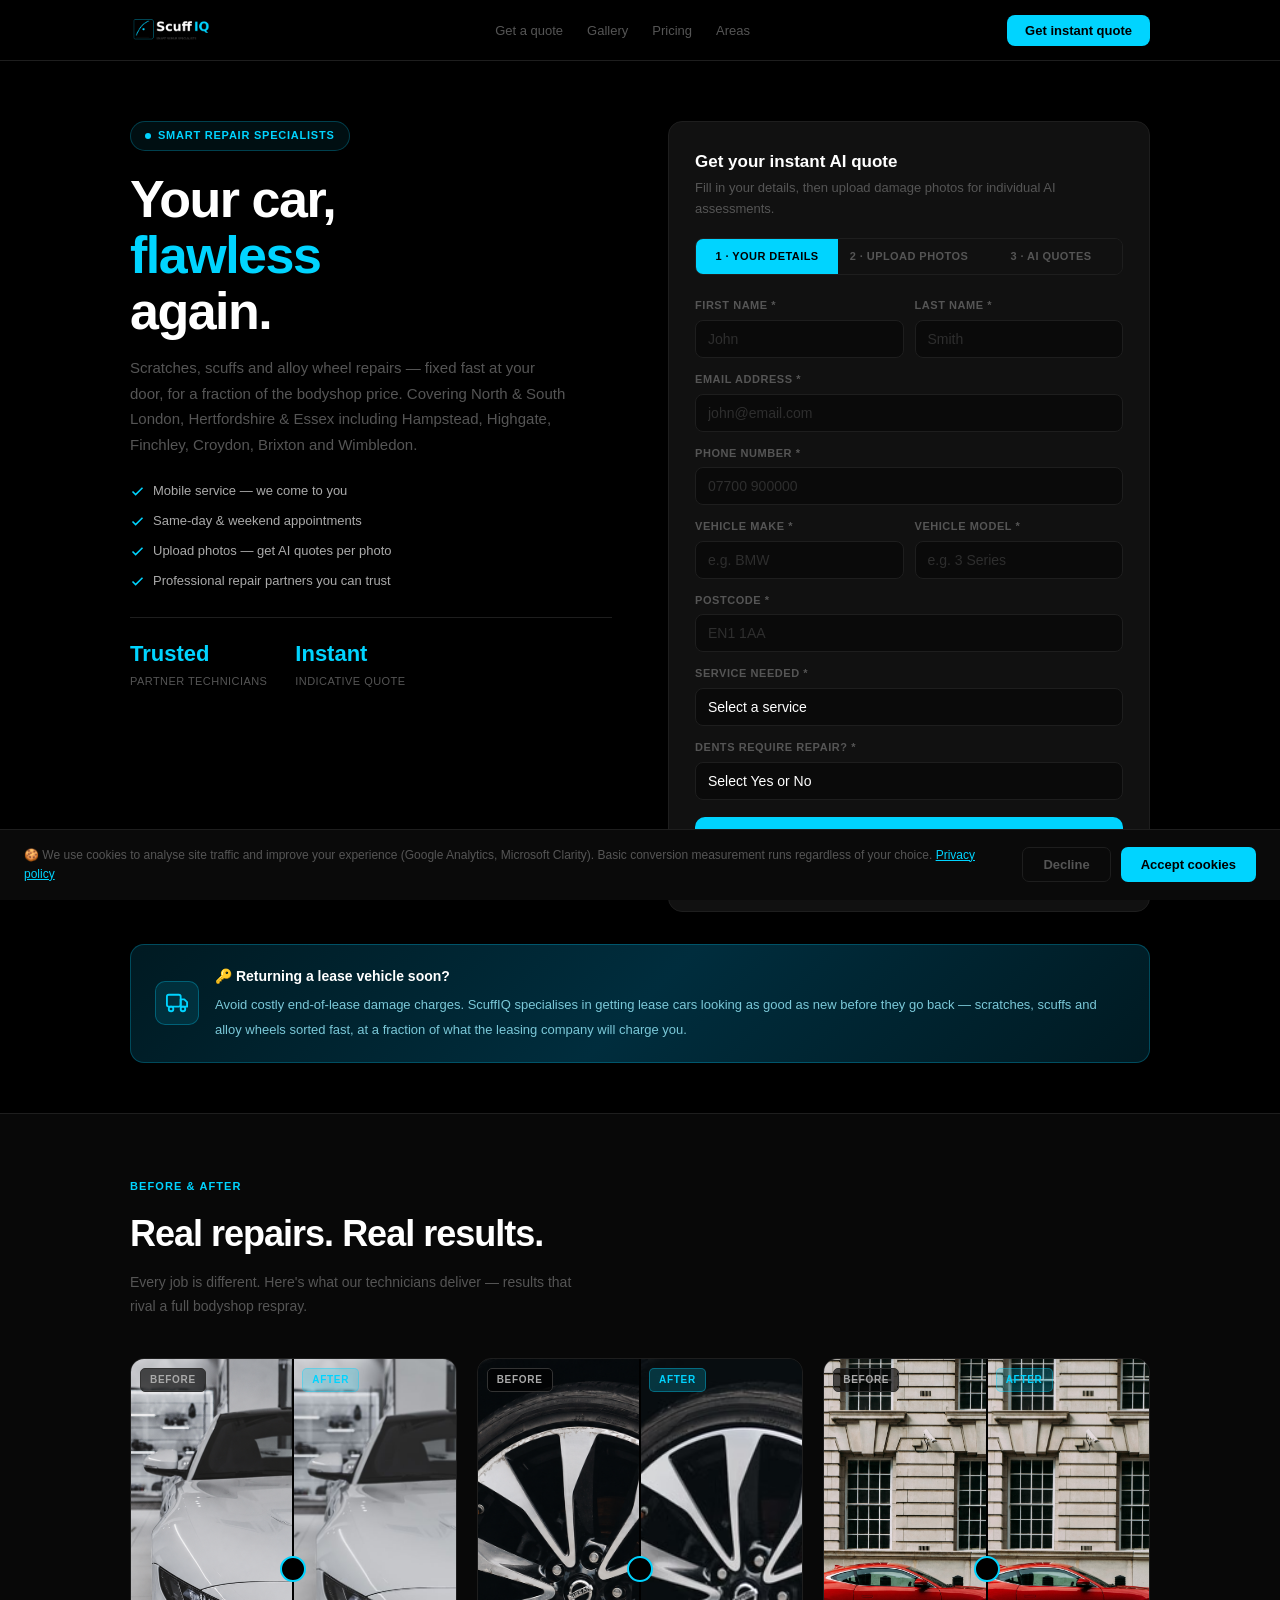
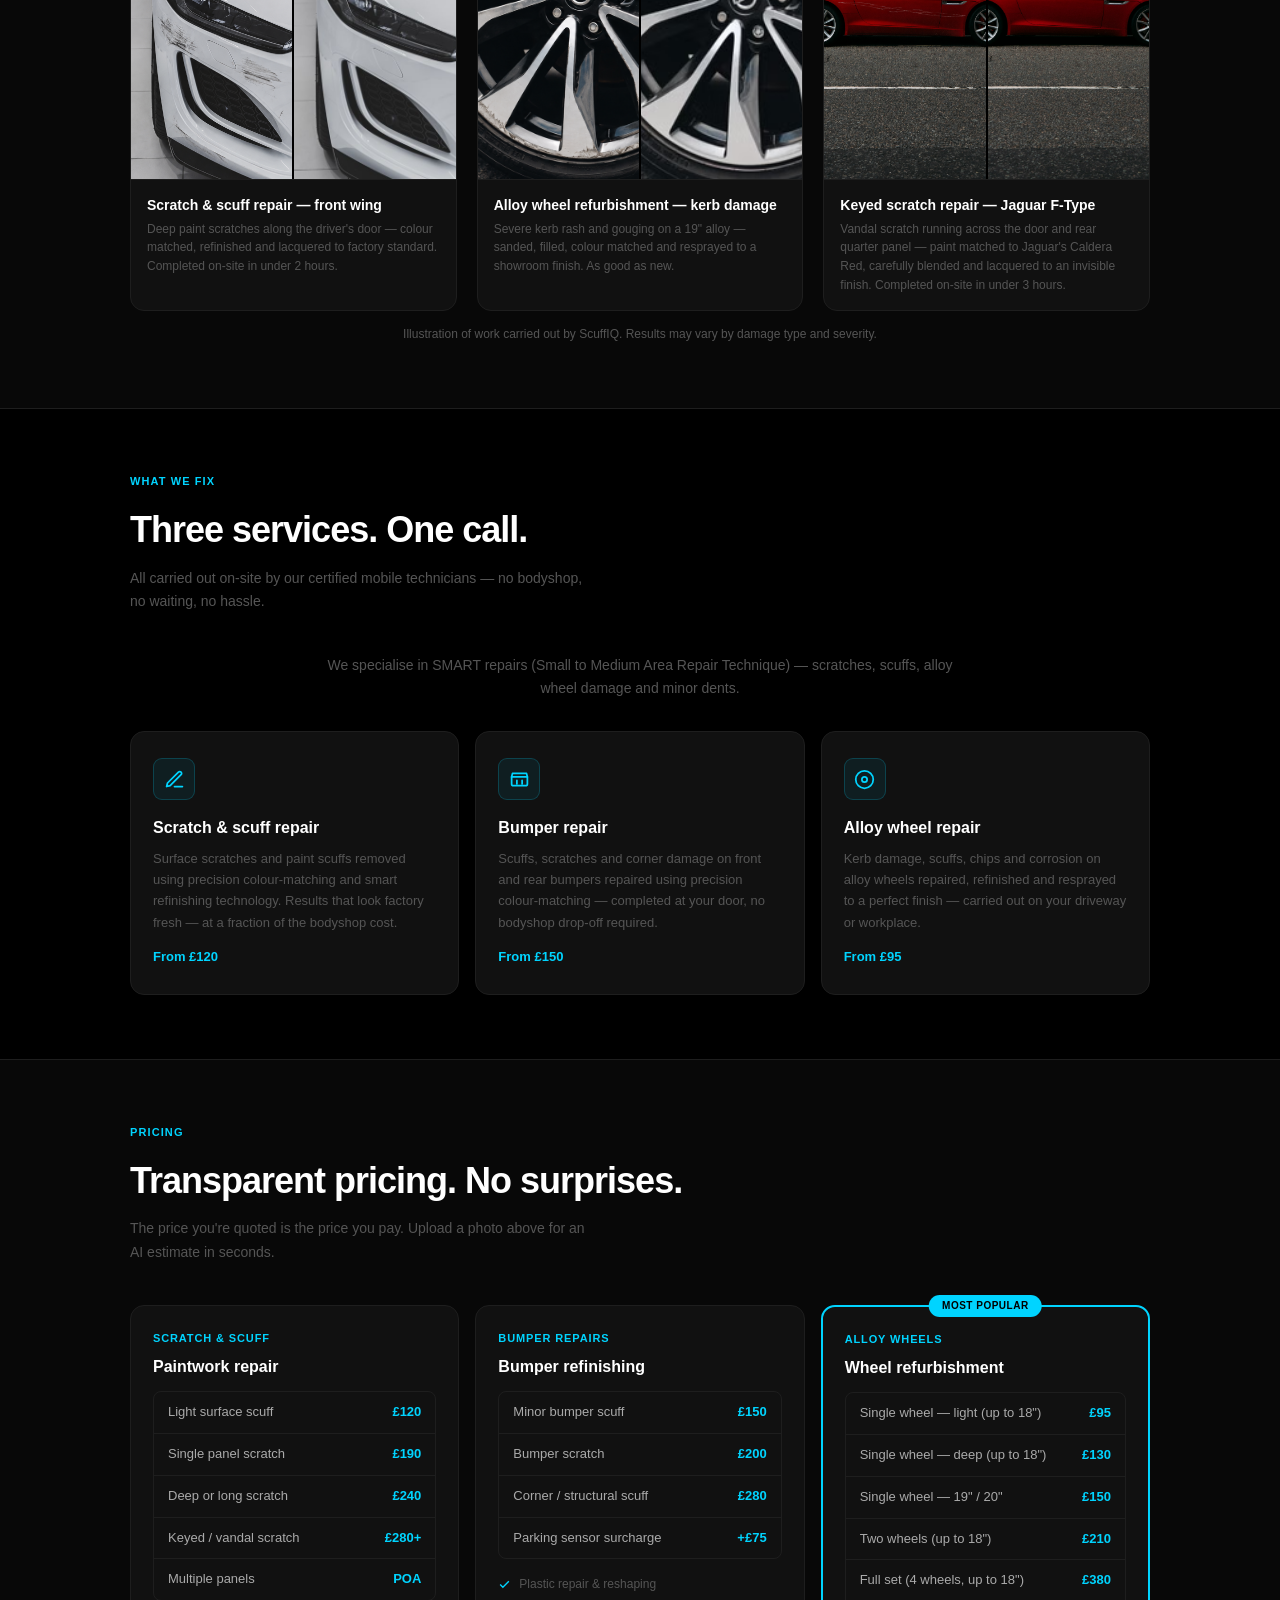
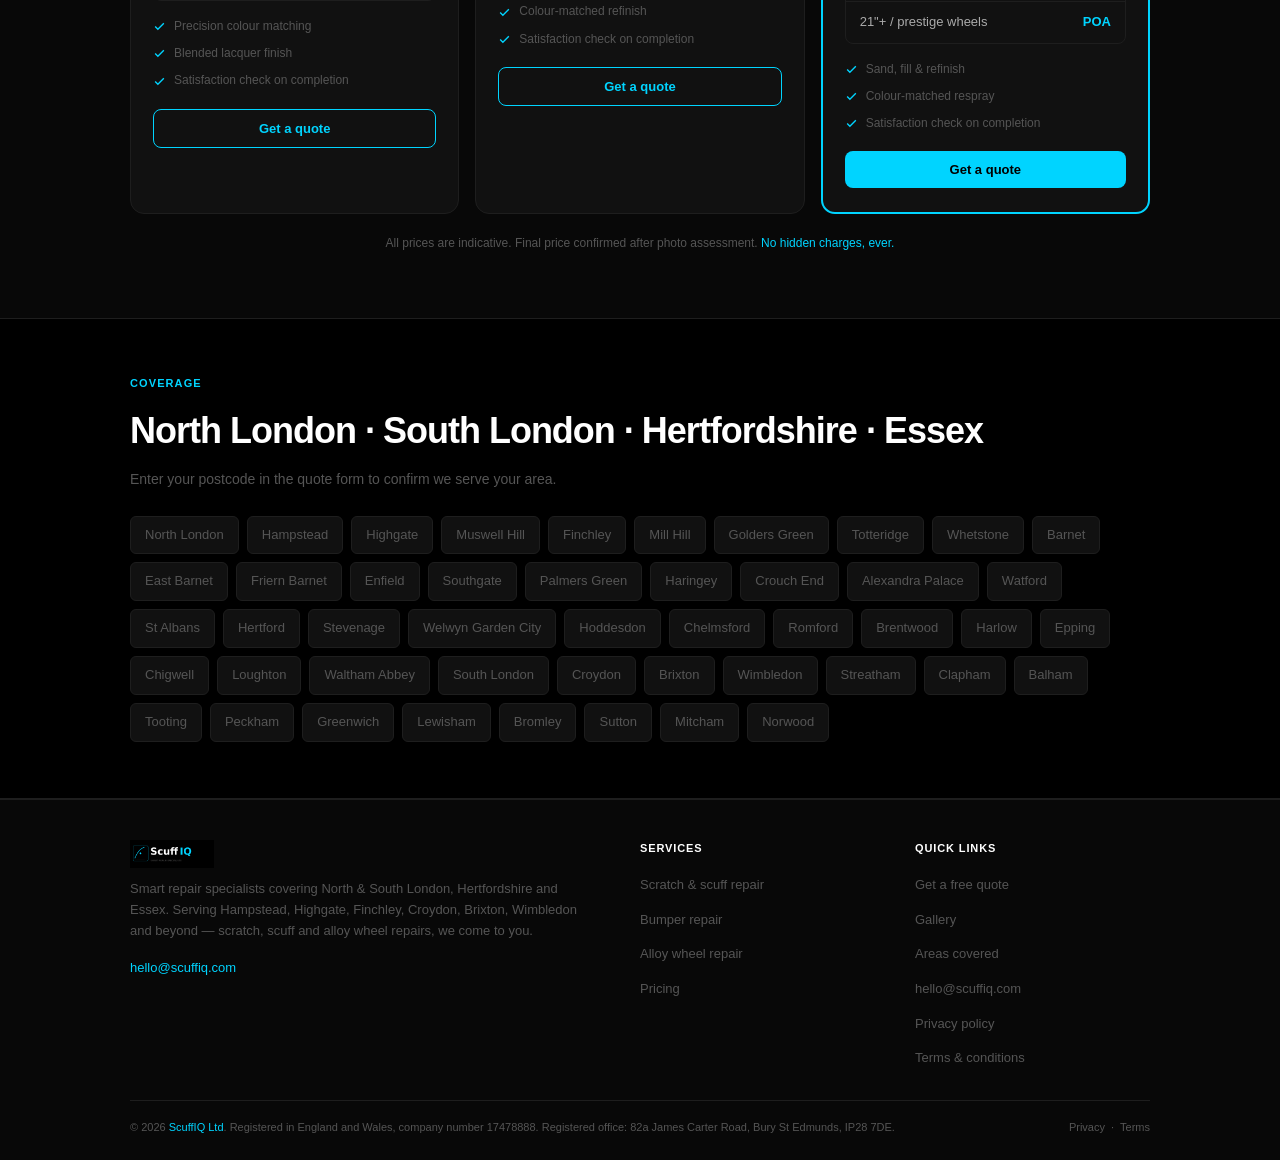
<file: index.html>
<!DOCTYPE html>
<html lang="en">
<head>
<meta charset="UTF-8">
<meta name="viewport" content="width=device-width, initial-scale=1.0">
<title>ScuffIQ — Smart Repair Specialists | North &amp; South London, Hertfordshire &amp; Essex</title>
<meta name="description" content="ScuffIQ offers expert scratch, scuff, bumper and alloy wheel smart repair across London including North London, South London, Croydon, Brixton, Wimbledon, Hampstead, Finchley and Barnet, plus Hertfordshire and Essex. Upload a photo for an instant AI quote.">

<meta name="google-site-verification" content="BbX_YLppp1VuxCrMX9CbUqliGDM4jrjYms45QU4fIG0">

<meta property="og:title" content="ScuffIQ — Smart Repair Specialists">
<meta property="og:description" content="Scratches, scuffs and alloy wheel repairs fixed fast at your door. Covering North &amp; South London, Hertfordshire &amp; Essex including Croydon, Brixton, Wimbledon, Hampstead and Finchley. Upload a photo for an instant AI quote.">
<meta property="og:image" content="https://www.scuffiq.com/scuffiq-logo.png">
<meta property="og:url" content="https://www.scuffiq.com/">
<meta property="og:type" content="website">
<meta name="twitter:card" content="summary_large_image">

<link rel="canonical" href="https://www.scuffiq.com/">

<style>
:root{
  --black:#000;--carbon:#080808;--panel:#111;--border:#1e1e1e;
  --grey:#555;--light:#999;--neon:#00D4FF;--neon-dk:#00A3C4;
  --white:#fff;--rad:10px;--rad-lg:14px;
}
*,*::before,*::after{box-sizing:border-box;margin:0;padding:0;}
html{scroll-behavior:smooth;}
body{background:var(--black);color:var(--white);font-family:-apple-system,BlinkMacSystemFont,'Segoe UI',Helvetica,Arial,sans-serif;font-size:16px;line-height:1.6;-webkit-font-smoothing:antialiased;}
a{color:inherit;text-decoration:none;}
img{max-width:100%;display:block;}
.container{max-width:1060px;margin:0 auto;padding:0 20px;}

/* NAV */
nav{position:sticky;top:0;z-index:100;background:rgba(0,0,0,0.96);border-bottom:1px solid var(--border);backdrop-filter:blur(10px);}
.nav-inner{display:flex;align-items:center;justify-content:space-between;height:60px;}
.nav-logo{font-size:21px;font-weight:700;letter-spacing:-0.5px;}
.nav-logo span{color:var(--neon);}
.nav-links{display:flex;align-items:center;gap:24px;list-style:none;}
.nav-links a{font-size:13px;color:var(--grey);transition:color .2s;}
.nav-links a:hover{color:var(--white);}
.nav-cta{background:var(--neon);color:var(--black);border:none;border-radius:8px;padding:8px 18px;font-size:13px;font-weight:700;cursor:pointer;}
.hamburger{display:none;flex-direction:column;gap:5px;cursor:pointer;background:none;border:none;padding:4px;}
.hamburger span{display:block;width:22px;height:2px;background:var(--white);border-radius:2px;}
.mob-menu{display:none;flex-direction:column;background:var(--carbon);border-bottom:1px solid var(--border);padding:14px 20px;}
.mob-menu.open{display:flex;}
.mob-menu a{font-size:15px;color:var(--grey);padding:11px 0;border-bottom:1px solid var(--border);}
.mob-menu a:last-child{border-bottom:none;}
.mob-cta{margin-top:12px;background:var(--neon);color:var(--black);font-weight:700;padding:13px;border-radius:8px;text-align:center;font-size:15px;display:block;}

/* HERO */
.hero{background:var(--black);padding:60px 0 50px;border-bottom:1px solid var(--border);}
.hero-inner{display:grid;grid-template-columns:1fr 1fr;gap:56px;align-items:start;}
.hero-badge{display:inline-flex;align-items:center;gap:7px;background:rgba(0,212,255,0.07);border:1px solid rgba(0,212,255,0.25);color:var(--neon);font-size:11px;font-weight:700;letter-spacing:.07em;padding:5px 14px;border-radius:20px;margin-bottom:20px;text-transform:uppercase;}
.hero-badge::before{content:'';width:6px;height:6px;background:var(--neon);border-radius:50%;flex-shrink:0;}
.hero h1{font-size:clamp(32px,5vw,52px);font-weight:700;letter-spacing:-1.5px;line-height:1.08;margin-bottom:16px;}
.hero h1 em{color:var(--neon);font-style:normal;}
.hero-sub{font-size:15px;color:var(--grey);line-height:1.7;margin-bottom:24px;max-width:440px;}
.hero-trust{display:flex;flex-direction:column;gap:9px;margin-bottom:26px;}
.trust-row{display:flex;align-items:center;gap:8px;font-size:13px;color:#aaa;}
.trust-row svg{color:var(--neon);flex-shrink:0;}
.hero-stats{display:flex;gap:28px;padding-top:18px;border-top:1px solid var(--border);}
.h-stat .num{font-size:22px;font-weight:700;color:var(--neon);}
.h-stat .lbl{font-size:11px;color:var(--grey);margin-top:1px;text-transform:uppercase;letter-spacing:.04em;}

/* LEASE BANNER */
.lease-banner{background:linear-gradient(135deg,#001a22 0%,#002d3d 50%,#001a22 100%);border:1px solid rgba(0,212,255,0.25);border-radius:var(--rad-lg);padding:20px 24px;margin-bottom:0;display:flex;align-items:center;gap:16px;}
.lease-icon{width:44px;height:44px;background:rgba(0,212,255,0.1);border:1px solid rgba(0,212,255,0.3);border-radius:10px;display:flex;align-items:center;justify-content:center;flex-shrink:0;}
.lease-icon svg{color:var(--neon);width:22px;height:22px;}
.lease-text strong{display:block;font-size:14px;font-weight:700;color:var(--white);margin-bottom:3px;}
.lease-text span{font-size:13px;color:#7ac8d8;line-height:1.5;}

/* QUOTE FORM — MULTI-STEP */
.quote-box{background:var(--panel);border:1px solid var(--border);border-radius:var(--rad-lg);padding:26px;}
.quote-box h3{font-size:17px;font-weight:700;color:var(--white);margin-bottom:3px;}
.qsub{font-size:13px;color:var(--grey);margin-bottom:18px;}
.q-steps{display:flex;gap:0;margin-bottom:22px;border-radius:8px;overflow:hidden;border:1px solid var(--border);}
.q-step{flex:1;padding:9px 6px;text-align:center;font-size:11px;font-weight:700;letter-spacing:.04em;text-transform:uppercase;color:var(--grey);background:var(--panel);transition:all .2s;cursor:default;}
.q-step.active{background:var(--neon);color:var(--black);}
.q-step.done{background:rgba(0,212,255,0.12);color:var(--neon);}
.q-panel{display:none;}
.q-panel.visible{display:block;}
.fg{margin-bottom:13px;}
.fg label{display:block;font-size:11px;font-weight:700;color:var(--grey);text-transform:uppercase;letter-spacing:.05em;margin-bottom:5px;}
.fg input,.fg select,.fg textarea{width:100%;background:#0a0a0a;border:1px solid var(--border);border-radius:8px;padding:10px 12px;font-size:14px;color:var(--white);font-family:inherit;outline:none;transition:border-color .2s;appearance:none;}
.fg input:focus,.fg select:focus,.fg textarea:focus{border-color:var(--neon);}
.fg-row{display:grid;grid-template-columns:1fr 1fr;gap:11px;}
.field-error{font-size:11px;color:#ff6b6b;margin-top:4px;display:none;}
.fg.has-error input,.fg.has-error select{border-color:#ff6b6b;}
.fg.has-error .field-error{display:block;}
.photo-upload-zone{border:1.5px dashed rgba(0,212,255,0.35);border-radius:10px;background:rgba(0,212,255,0.03);padding:22px;text-align:center;cursor:pointer;transition:all .2s;position:relative;margin-bottom:13px;}
.photo-upload-zone:hover,.photo-upload-zone.drag-over{border-color:var(--neon);background:rgba(0,212,255,0.07);}
.photo-upload-zone input[type=file]{position:absolute;inset:0;opacity:0;cursor:pointer;width:100%;height:100%;}
.upload-icon{width:40px;height:40px;background:rgba(0,212,255,0.1);border-radius:50%;display:flex;align-items:center;justify-content:center;margin:0 auto 10px;}
.upload-icon svg{color:var(--neon);width:18px;height:18px;}
.upload-title{font-size:13px;font-weight:600;color:var(--white);margin-bottom:3px;}
.upload-hint{font-size:12px;color:var(--grey);}
.upload-hint span{color:var(--neon);}
.photo-req{background:rgba(0,212,255,0.08);border:1px solid rgba(0,212,255,0.45);border-radius:10px;padding:12px 14px;margin-bottom:13px;font-size:13px;line-height:1.5;color:var(--white);}
.photo-req strong{color:var(--neon);}
.photo-req ol{margin:6px 0 0;padding-left:20px;}
.photo-req-status{font-size:13px;font-weight:600;border-radius:9px;padding:9px 12px;margin-bottom:10px;}
.photo-req-status.bad{background:#2a1212;border:1px solid #5c2424;color:#ffc4c4;}
.photo-req-status.good{background:#0a2216;border:1px solid #1d5c36;color:#bff0d2;}
.photo-tag{margin-bottom:10px;}
.photo-panel-input{width:100%;background:#0a0a0a;border:1px solid var(--border);border-radius:8px;padding:9px 10px;color:var(--white);font-size:14px;margin-bottom:8px;}
.shot-toggle{display:flex;gap:8px;}
.shot-btn{flex:1;padding:9px 8px;border:1px solid var(--neon);border-radius:8px;background:transparent;color:var(--neon);font-size:13px;font-weight:700;cursor:pointer;}
.shot-btn.on{background:var(--neon);color:#000;}
.photo-req-modal{position:fixed;inset:0;background:rgba(0,0,0,0.7);display:none;align-items:center;justify-content:center;padding:18px;z-index:1000;}
.photo-req-modal.open{display:flex;}
.photo-req-box{background:#0b1719;border:1px solid var(--neon);border-radius:14px;max-width:420px;width:100%;padding:22px;color:var(--white);}
.photo-req-box h3{margin:0 0 10px;font-size:18px;color:var(--neon);}
.photo-req-box p{font-size:14px;line-height:1.5;margin:0 0 10px;color:var(--white);}
.photo-req-box ol{margin:0 0 12px;padding-left:20px;font-size:14px;line-height:1.5;}
.photo-req-box li{margin-bottom:6px;}
.photo-req-box .req-note{font-size:13px;color:var(--grey);}
.photo-req-box button{width:100%;padding:12px;border:0;border-radius:9px;background:var(--neon);color:#000;font-weight:800;font-size:15px;cursor:pointer;margin-top:6px;}
.ai-badge{display:inline-flex;align-items:center;gap:5px;background:rgba(0,212,255,0.08);border:1px solid rgba(0,212,255,0.2);color:var(--neon);font-size:10px;font-weight:600;padding:3px 9px;border-radius:20px;margin-top:8px;}
.photo-grid{display:flex;flex-direction:column;gap:12px;margin-bottom:13px;}
.photo-card{background:#040d0f;border:1px solid rgba(0,212,255,0.2);border-radius:10px;overflow:hidden;}
.photo-card-header{display:flex;align-items:center;gap:10px;padding:10px 12px;border-bottom:1px solid var(--border);}
.photo-thumb{width:52px;height:52px;border-radius:6px;object-fit:cover;flex-shrink:0;}
.photo-meta{flex:1;min-width:0;}
.photo-name{font-size:12px;font-weight:600;color:var(--white);white-space:nowrap;overflow:hidden;text-overflow:ellipsis;}
.photo-size{font-size:11px;color:var(--grey);margin-top:1px;}
.photo-remove{background:none;border:none;color:var(--grey);cursor:pointer;font-size:16px;padding:4px;border-radius:4px;transition:color .2s;flex-shrink:0;}
.photo-remove:hover{color:#ff6b6b;}
.photo-card-body{padding:12px;}
.ai-loading{display:flex;align-items:center;gap:8px;font-size:12px;color:var(--neon);}
.spinner{width:13px;height:13px;border:2px solid rgba(0,212,255,0.2);border-top-color:var(--neon);border-radius:50%;animation:spin .7s linear infinite;flex-shrink:0;}
@keyframes spin{to{transform:rotate(360deg);}}
.ai-result-label{font-size:10px;font-weight:700;color:var(--neon);letter-spacing:.07em;text-transform:uppercase;margin-bottom:5px;}
.ai-result-text{font-size:13px;color:#aaa;line-height:1.6;}
.ai-result-price{display:inline-block;background:rgba(0,212,255,0.1);border:1px solid rgba(0,212,255,0.25);color:var(--neon);font-size:13px;font-weight:700;padding:3px 10px;border-radius:6px;margin-top:6px;}
.btn-primary{width:100%;background:var(--neon);color:var(--black);border:none;border-radius:10px;padding:13px;font-size:15px;font-weight:700;cursor:pointer;transition:background .2s;margin-top:4px;}
.btn-primary:hover{background:var(--neon-dk);}
.btn-primary:disabled{opacity:.5;cursor:not-allowed;}
.btn-secondary{width:100%;background:transparent;color:var(--neon);border:1px solid var(--neon);border-radius:10px;padding:11px;font-size:14px;font-weight:700;cursor:pointer;transition:all .2s;margin-top:8px;}
.btn-secondary:hover{background:rgba(0,212,255,0.07);}
.form-note{font-size:11px;color:var(--grey);text-align:center;margin-top:8px;}
.analyse-btn{width:100%;background:rgba(0,212,255,0.1);color:var(--neon);border:1px solid rgba(0,212,255,0.3);border-radius:8px;padding:10px;font-size:13px;font-weight:700;cursor:pointer;transition:all .2s;margin-bottom:12px;}
.analyse-btn:hover{background:rgba(0,212,255,0.18);}
.analyse-btn:disabled{opacity:.4;cursor:not-allowed;}
.success-box{text-align:center;padding:20px 10px;}
.success-icon{width:56px;height:56px;background:rgba(0,212,255,0.1);border:2px solid var(--neon);border-radius:50%;display:flex;align-items:center;justify-content:center;margin:0 auto 14px;}
.success-icon svg{color:var(--neon);width:26px;height:26px;}
.success-title{font-size:18px;font-weight:700;color:var(--white);margin-bottom:8px;}
.success-sub{font-size:13px;color:var(--grey);line-height:1.6;}
.success-email{color:var(--neon);font-weight:600;}

/* GALLERY */
.gallery{background:var(--carbon);padding:64px 0;border-bottom:1px solid var(--border);}
.eyebrow{font-size:11px;font-weight:700;letter-spacing:.1em;text-transform:uppercase;color:var(--neon);margin-bottom:10px;}
.sec-title{font-size:clamp(24px,3.5vw,36px);font-weight:700;letter-spacing:-1px;color:var(--white);margin-bottom:8px;}
.sec-sub{font-size:14px;color:var(--grey);max-width:460px;margin-bottom:40px;line-height:1.7;}
.gallery-grid{display:grid;grid-template-columns:repeat(3,1fr);gap:20px;}
.ba-card{background:var(--panel);border:1px solid var(--border);border-radius:var(--rad-lg);overflow:hidden;transition:border-color .2s;}
.ba-card:hover{border-color:rgba(0,212,255,0.4);}
.ba-visual{display:grid;grid-template-columns:1fr 1fr;height:420px;position:relative;}
.ba-side{position:relative;overflow:hidden;}
.ba-side img{width:100%;height:100%;object-fit:cover;display:block;}
.ba-lbl{position:absolute;top:9px;left:9px;font-size:10px;font-weight:700;letter-spacing:.07em;text-transform:uppercase;padding:3px 9px;border-radius:5px;z-index:2;}
.lbl-before{background:rgba(0,0,0,0.65);color:#aaa;border:1px solid #333;}
.lbl-after{background:rgba(0,212,255,0.2);color:var(--neon);border:1px solid rgba(0,212,255,0.35);}
.ba-divider{position:absolute;left:50%;top:0;bottom:0;width:2px;background:#000;z-index:3;transform:translateX(-50%);}
.ba-divider::after{content:'';position:absolute;top:50%;left:50%;transform:translate(-50%,-50%);width:26px;height:26px;background:#000;border:2px solid var(--neon);border-radius:50%;}
.ba-info{padding:14px 16px 16px;border-top:1px solid var(--border);}
.ba-title{font-size:14px;font-weight:700;color:var(--white);margin-bottom:3px;}
.ba-desc{font-size:12px;color:var(--grey);line-height:1.55;}

/* SERVICES */
.services{background:var(--black);padding:64px 0;border-bottom:1px solid var(--border);}
.svc-grid{display:grid;grid-template-columns:1fr 1fr 1fr;gap:16px;}
.svc-card{background:var(--panel);border:1px solid var(--border);border-radius:var(--rad-lg);padding:26px 22px;transition:border-color .2s;}
.svc-card:hover{border-color:rgba(0,212,255,0.4);}
.svc-icon{width:42px;height:42px;background:rgba(0,212,255,0.07);border:1px solid rgba(0,212,255,0.2);border-radius:9px;display:flex;align-items:center;justify-content:center;margin-bottom:15px;}
.svc-icon svg{color:var(--neon);width:21px;height:21px;}
.svc-card h3{font-size:16px;font-weight:700;color:var(--white);margin-bottom:7px;}
.svc-card p{font-size:13px;color:var(--grey);line-height:1.65;margin-bottom:14px;}
.svc-from{font-size:13px;color:var(--neon);font-weight:700;}

/* PRICING */
.pricing{background:var(--carbon);padding:64px 0;border-bottom:1px solid var(--border);}
.price-grid{display:grid;grid-template-columns:1fr 1fr 1fr;gap:16px;}
.price-card{background:var(--panel);border:1px solid var(--border);border-radius:var(--rad-lg);padding:24px 22px;position:relative;transition:border-color .2s;}
.price-card:hover{border-color:rgba(0,212,255,0.4);}
.price-card.hot{border:2px solid var(--neon);}
.hot-badge{position:absolute;top:-12px;left:50%;transform:translateX(-50%);background:var(--neon);color:var(--black);font-size:10px;font-weight:700;letter-spacing:.05em;padding:3px 13px;border-radius:20px;white-space:nowrap;text-transform:uppercase;}
.price-tag{font-size:11px;font-weight:700;letter-spacing:.08em;text-transform:uppercase;color:var(--neon);margin-bottom:6px;}
.price-card h3{font-size:16px;font-weight:700;color:var(--white);margin-bottom:12px;}
.price-tiers{border:1px solid var(--border);border-radius:8px;overflow:hidden;margin-bottom:16px;}
.pt-row{display:flex;justify-content:space-between;padding:10px 14px;border-bottom:1px solid var(--border);font-size:13px;}
.pt-row:last-child{border-bottom:none;}
.pt-name{color:#aaa;}
.pt-price{color:var(--neon);font-weight:700;}
.price-incl{display:flex;flex-direction:column;gap:8px;margin-bottom:18px;}
.pi{display:flex;align-items:center;gap:8px;font-size:12px;color:var(--grey);}
.pi svg{color:var(--neon);width:13px;height:13px;flex-shrink:0;}
.price-btn{display:block;width:100%;text-align:center;padding:11px;border-radius:8px;font-size:13px;font-weight:700;cursor:pointer;border:none;transition:background .2s;}
.pb-outline{background:transparent;color:var(--neon);border:1px solid var(--neon);}
.pb-outline:hover{background:rgba(0,212,255,0.07);}
.pb-solid{background:var(--neon);color:var(--black);}
.pb-solid:hover{background:var(--neon-dk);}
.price-note{text-align:center;font-size:12px;color:#555;margin-top:20px;}
.price-note span{color:var(--neon);}

/* AREAS */
.areas{background:var(--black);padding:56px 0;border-bottom:1px solid var(--border);}
.areas-pills{display:flex;flex-wrap:wrap;gap:8px;margin-top:24px;}
.pill{background:var(--panel);border:1px solid var(--border);border-radius:6px;padding:8px 14px;font-size:13px;color:var(--grey);transition:border-color .2s,color .2s;cursor:default;}
.pill:hover{border-color:var(--neon);color:var(--neon);}

/* FOOTER */
footer{background:var(--carbon);border-top:1px solid var(--border);padding:40px 0 24px;}
.footer-grid{display:grid;grid-template-columns:2fr 1fr 1fr;gap:40px;padding-bottom:30px;border-bottom:1px solid var(--border);}
.f-logo{font-size:19px;font-weight:700;color:var(--white);margin-bottom:10px;}
.f-logo span{color:var(--neon);}
.f-desc{font-size:13px;color:var(--grey);line-height:1.65;margin-bottom:12px;}
.f-email{font-size:13px;color:var(--neon);}
.f-col h4{font-size:11px;font-weight:700;text-transform:uppercase;letter-spacing:.08em;color:var(--white);margin-bottom:14px;}
.f-col ul{list-style:none;display:flex;flex-direction:column;gap:9px;}
.f-col ul li a{font-size:13px;color:var(--grey);transition:color .2s;}
.f-col ul li a:hover{color:var(--neon);}
.footer-bottom{display:flex;justify-content:space-between;align-items:center;padding-top:18px;flex-wrap:wrap;gap:10px;}
.footer-bottom p{font-size:11px;color:#555;}
.footer-bottom p span{color:var(--neon);}

/* RESPONSIVE */
@media(max-width:1000px){
  .gallery-grid{grid-template-columns:1fr 1fr;}
}
@media(max-width:860px){
  .hero-inner{grid-template-columns:1fr;gap:32px;}
  .svc-grid{grid-template-columns:1fr 1fr;}
  .price-grid{grid-template-columns:1fr 1fr;}
  .footer-grid{grid-template-columns:1fr 1fr;}
}
@media(max-width:580px){
  .ba-visual{height:320px;}
  .nav-links,.nav-cta{display:none;}
  .hamburger{display:flex;}
  .hero{padding:36px 0 32px;}
  .fg-row{grid-template-columns:1fr;}
  .svc-grid{grid-template-columns:1fr;}
  .price-grid{grid-template-columns:1fr;}
  .gallery-grid{grid-template-columns:1fr;}
  .footer-grid{grid-template-columns:1fr;}
  .footer-bottom{flex-direction:column;text-align:center;}
  .lease-banner{flex-direction:column;text-align:center;}
}
/* COOKIE CONSENT */
.cookie-banner{position:fixed;bottom:0;left:0;right:0;z-index:999;background:#0a0a0a;border-top:1px solid var(--border);padding:16px 24px;display:flex;align-items:center;justify-content:space-between;gap:16px;flex-wrap:wrap;}
.cookie-banner.hidden{display:none;}
.cookie-text{font-size:12px;color:var(--grey);line-height:1.6;flex:1;min-width:200px;}
.cookie-text a{color:var(--neon);text-decoration:underline;}
.cookie-btns{display:flex;gap:10px;flex-shrink:0;}
.btn-cookie-accept{background:var(--neon);color:var(--black);border:none;border-radius:7px;padding:9px 20px;font-size:13px;font-weight:700;cursor:pointer;}
.btn-cookie-accept:hover{background:var(--neon-dk);}
.btn-cookie-decline{background:transparent;color:var(--grey);border:1px solid var(--border);border-radius:7px;padding:9px 20px;font-size:13px;font-weight:700;cursor:pointer;}
.btn-cookie-decline:hover{border-color:var(--grey);color:var(--white);}

select option{background:#1a1a1a;color:#fff;}
::placeholder{color:#2e2e2e;}
::-webkit-scrollbar{width:5px;}
::-webkit-scrollbar-track{background:var(--black);}
::-webkit-scrollbar-thumb{background:var(--border);border-radius:3px;}
</style>

<script>
  // Disable GA by default until consent given
  window['ga-disable-G-RTWNL5LC4Z'] = true;
</script>
<script async src="https://www.googletagmanager.com/gtag/js?id=G-RTWNL5LC4Z"></script>
<script>
  window.dataLayer = window.dataLayer || [];
  function gtag(){dataLayer.push(arguments);}
  gtag('js', new Date());
  gtag('config', 'G-RTWNL5LC4Z');
  gtag('config', 'AW-18259129511');
</script>

<script>(function(w,d,s,l,i){w[l]=w[l]||[];w[l].push({'gtm.start':
new Date().getTime(),event:'gtm.js'});var f=d.getElementsByTagName(s)[0],
j=d.createElement(s),dl=l!='dataLayer'?'&l='+l:'';j.async=true;j.src=
'https://www.googletagmanager.com/gtm.js?id='+i+dl;f.parentNode.insertBefore(j,f);
})(window,document,'script','dataLayer','GT-PJNSWS3C');</script>

<script type="text/javascript">
  (function(c,l,a,r,i,t,y){
    c[a]=c[a]||function(){(c[a].q=c[a].q||[]).push(arguments)};
    t=l.createElement(r);t.async=1;t.src="https://www.clarity.ms/tag/"+i;
    y=l.getElementsByTagName(r)[0];y.parentNode.insertBefore(t,y);
  })(window, document, "clarity", "script", "xd82v9b9xe");
</script>

</head>
<body>

<noscript><iframe src="https://www.googletagmanager.com/ns.html?id=GT-PJNSWS3C"
height="0" width="0" style="display:none;visibility:hidden"></iframe></noscript>

<!-- NAV -->
<nav>
  <div class="container">
    <div class="nav-inner">
      <a href="#" class="nav-logo"><img src="scuffiq-logo.png" alt="ScuffIQ" style="height:36px;width:auto;display:block;"></a>
      <ul class="nav-links">
        <li><a href="#quote">Get a quote</a></li>
        <li><a href="#gallery">Gallery</a></li>
        <li><a href="#pricing">Pricing</a></li>
        <li><a href="#areas">Areas</a></li>
      </ul>
      <button class="nav-cta" onclick="document.getElementById('quote').scrollIntoView({behavior:'smooth'})">Get instant quote</button>
      <button class="hamburger" onclick="toggleMenu()" aria-label="Open menu"><span></span><span></span><span></span></button>
    </div>
  </div>
  <div class="mob-menu" id="mobMenu">
    <a href="#quote" onclick="closeMenu()">Get a quote</a>
    <a href="#gallery" onclick="closeMenu()">Gallery</a>
    <a href="#pricing" onclick="closeMenu()">Pricing</a>
    <a href="#areas" onclick="closeMenu()">Areas</a>
    <a href="#quote" class="mob-cta" onclick="closeMenu()">Get instant quote</a>
  </div>
</nav>

<!-- HERO + QUOTE -->
<section class="hero" id="quote">
  <div class="container">
    <div class="hero-inner">

      <!-- LEFT -->
      <div>
        <div class="hero-badge">Smart repair specialists</div>
        <h1>Your car,<br><em>flawless</em><br>again.</h1>
        <p class="hero-sub">Scratches, scuffs and alloy wheel repairs — fixed fast at your door, for a fraction of the bodyshop price. Covering North &amp; South London, Hertfordshire &amp; Essex including Hampstead, Highgate, Finchley, Croydon, Brixton and Wimbledon.</p>
        <div class="hero-trust">
          <div class="trust-row">
            <svg width="15" height="15" viewBox="0 0 24 24" fill="none" stroke="currentColor" stroke-width="2.5"><polyline points="20 6 9 17 4 12"/></svg>
            Mobile service — we come to you
          </div>
          <div class="trust-row">
            <svg width="15" height="15" viewBox="0 0 24 24" fill="none" stroke="currentColor" stroke-width="2.5"><polyline points="20 6 9 17 4 12"/></svg>
            Same-day &amp; weekend appointments
          </div>
          <div class="trust-row">
            <svg width="15" height="15" viewBox="0 0 24 24" fill="none" stroke="currentColor" stroke-width="2.5"><polyline points="20 6 9 17 4 12"/></svg>
            Upload photos — get AI quotes per photo
          </div>
          <div class="trust-row">
            <svg width="15" height="15" viewBox="0 0 24 24" fill="none" stroke="currentColor" stroke-width="2.5"><polyline points="20 6 9 17 4 12"/></svg>
            Professional repair partners you can trust
          </div>
        </div>
        <div class="hero-stats">
          <div class="h-stat"><div class="num">Trusted</div><div class="lbl">Partner technicians</div></div>
          <div class="h-stat"><div class="num">Instant</div><div class="lbl">Indicative quote</div></div>
        </div>
      </div>

      <!-- RIGHT: Multi-step quote form -->
      <div>
        <div class="quote-box" id="quoteBox">
          <h3>Get your instant AI quote</h3>
          <p class="qsub">Fill in your details, then upload damage photos for individual AI assessments.</p>

          <div class="q-steps">
            <div class="q-step active" id="step-tab-1">1 · Your details</div>
            <div class="q-step" id="step-tab-2">2 · Upload photos</div>
            <div class="q-step" id="step-tab-3">3 · AI quotes</div>
          </div>

          <!-- PANEL 1: Personal details -->
          <div class="q-panel visible" id="panel-1">
            <div class="fg-row">
              <div class="fg" id="fg-fname">
                <label>First name *</label>
                <input type="text" id="fname" placeholder="John" autocomplete="given-name">
                <div class="field-error">Please enter your first name</div>
              </div>
              <div class="fg" id="fg-lname">
                <label>Last name *</label>
                <input type="text" id="lname" placeholder="Smith" autocomplete="family-name">
                <div class="field-error">Please enter your last name</div>
              </div>
            </div>
            <div class="fg" id="fg-email">
              <label>Email address *</label>
              <input type="email" id="email" placeholder="john@email.com" autocomplete="email">
              <div class="field-error">Please enter a valid email address</div>
            </div>
            <div class="fg" id="fg-phone">
              <label>Phone number *</label>
              <input type="tel" id="phone" placeholder="07700 900000" autocomplete="tel">
              <div class="field-error">Please enter your phone number</div>
            </div>
            <div class="fg-row">
              <div class="fg" id="fg-make">
                <label>Vehicle make *</label>
                <input type="text" id="make" placeholder="e.g. BMW" autocomplete="off">
                <div class="field-error">Please enter your vehicle make</div>
              </div>
              <div class="fg" id="fg-model">
                <label>Vehicle model *</label>
                <input type="text" id="model" placeholder="e.g. 3 Series" autocomplete="off">
                <div class="field-error">Please enter your vehicle model</div>
              </div>
            </div>
            <div class="fg" id="fg-postcode">
              <label>Postcode *</label>
              <input type="text" id="postcode" placeholder="EN1 1AA" autocomplete="postal-code">
              <div class="field-error">Please enter your postcode</div>
            </div>
            <div class="fg" id="fg-service">
              <label>Service needed *</label>
              <select id="service">
                <option value="" disabled selected>Select a service</option>
                <option value="Scratch &amp; scuff repair">Scratch &amp; scuff repair</option>
                <option value="Bumper repair">Bumper repair</option>
                <option value="Alloy wheel repair">Alloy wheel repair</option>
                <option value="Multiple services">Multiple services</option>
                <option value="Not sure — assess from photos">Not sure — assess from photos</option>
              </select>
              <div class="field-error">Please select a service</div>
            </div>
            <div class="fg" id="fg-dents">
              <label>Dents require repair? *</label>
              <select id="dents">
                <option value="" disabled selected>Select Yes or No</option>
                <option value="Yes">Yes</option>
                <option value="No">No</option>
              </select>
              <div class="field-error">Please tell us whether the dents need repair</div>
            </div>
            <button class="btn-primary" onclick="goToStep2()">Continue to photo upload →</button>
            <p class="form-note">Your details are never shared with third parties.</p>
          </div>

          <div id="photoReqModal" class="photo-req-modal" role="dialog" aria-modal="true" aria-labelledby="photoReqTitle">
  <div class="photo-req-box">
    <h3 id="photoReqTitle">Two photos for each damaged panel</h3>
    <p>For <strong>every panel that is damaged</strong>, we need two photos:</p>
    <ol>
      <li><strong>A close-up</strong> of the damage, from about 30 cm away, in good daylight.</li>
      <li><strong>A photo of the whole panel</strong>, taken further back, so we can see where it sits on the car.</li>
    </ol>
    <p class="req-note">For each photo, name the panel and choose Close-up or Whole panel. We'll tell you if anything is missing. Blurry or dark photos may need a second look.</p>
    <button type="button" onclick="closePhotoRequirements()">Got it, let me upload</button>
  </div>
</div>

<!-- PANEL 2: Photo upload -->
          <div class="q-panel" id="panel-2">
            <div class="photo-req">
              <strong>Required: two photos for each damaged panel</strong>
              <ol>
                <li><strong>A close-up</strong> of the damage, from about 30 cm away.</li>
                <li><strong>A photo of the whole panel</strong>, taken further back, so we can see where it is on the car.</li>
              </ol>
            </div>
            <div class="photo-upload-zone" id="uploadZone">
              <input type="file" id="photoInput" accept="image/*" multiple onchange="handlePhotos(event)">
              <div class="upload-icon">
                <svg viewBox="0 0 24 24" fill="none" stroke="currentColor" stroke-width="2" stroke-linecap="round" stroke-linejoin="round"><rect x="3" y="3" width="18" height="18" rx="2"/><circle cx="8.5" cy="8.5" r="1.5"/><polyline points="21 15 16 10 5 21"/></svg>
              </div>
              <div class="upload-title">Upload damage photos</div>
              <div class="upload-hint">Drag &amp; drop or <span>click to browse</span> — up to 6 photos</div>
              <div class="ai-badge">
                <svg width="10" height="10" viewBox="0 0 24 24" fill="none" stroke="currentColor" stroke-width="2.5"><polygon points="13 2 3 14 12 14 11 22 21 10 12 10 13 2"/></svg>
                Each photo gets its own AI assessment
              </div>
            </div>

            <div class="photo-grid" id="photoGrid"></div>

            <div id="photoReqStatus" class="photo-req-status bad" role="status">Add your photos to continue.</div>
            <button class="analyse-btn" id="analyseBtn" onclick="analyseAllPhotos()" disabled>
              <svg width="14" height="14" viewBox="0 0 24 24" fill="none" stroke="currentColor" stroke-width="2.5" style="display:inline;vertical-align:middle;margin-right:5px;"><polygon points="13 2 3 14 12 14 11 22 21 10 12 10 13 2"/></svg>
              Analyse all photos with AI
            </button>

            <button class="btn-primary" id="submitBtn" onclick="submitQuote()" disabled>Submit quote request →</button>
            <button class="btn-secondary" onclick="goToStep1()">← Back to details</button>
            <p class="form-note">We respond today. Your details are never shared.</p>
          </div>

          <!-- PANEL 3: Success -->
          <div class="q-panel" id="panel-3">
            <div class="success-box">
              <div class="success-icon">
                <svg viewBox="0 0 24 24" fill="none" stroke="currentColor" stroke-width="2.5"><polyline points="20 6 9 17 4 12"/></svg>
              </div>
              <div class="success-title">Quote request received!</div>
              <p class="success-sub">
                We've emailed your AI quote summary to <span class="success-email" id="successEmail"></span>.<br><br>
                The indicative prices are based on your photos. When you're ready to book, a ScuffIQ technician will review your photos and provide a firm price before your appointment.<br><br>
                <strong style="color:var(--white);">We'll be in touch today.</strong>
              </p>
            </div>
          </div>

        </div>
      </div>

    </div>

    <!-- LEASE BANNER -->
    <div style="margin-top:32px;">
      <div class="lease-banner">
        <div class="lease-icon">
          <svg viewBox="0 0 24 24" fill="none" stroke="currentColor" stroke-width="2" stroke-linecap="round" stroke-linejoin="round"><rect x="1" y="3" width="15" height="13" rx="2"/><path d="M16 8h4l3 3v5h-7V8z"/><circle cx="5.5" cy="18.5" r="2.5"/><circle cx="18.5" cy="18.5" r="2.5"/></svg>
        </div>
        <div class="lease-text">
          <strong>🔑 Returning a lease vehicle soon?</strong>
          <span>Avoid costly end-of-lease damage charges. ScuffIQ specialises in getting lease cars looking as good as new before they go back — scratches, scuffs and alloy wheels sorted fast, at a fraction of what the leasing company will charge you.</span>
        </div>
      </div>
    </div>
  </div>
</section>

<!-- GALLERY -->
<section class="gallery" id="gallery">
  <div class="container">
    <div class="eyebrow">Before &amp; after</div>
    <h2 class="sec-title">Real repairs. Real results.</h2>
    <p class="sec-sub">Every job is different. Here's what our technicians deliver — results that rival a full bodyshop respray.</p>
    <div class="gallery-grid">
      <div class="ba-card">
        <div class="ba-visual">
          <div class="ba-side">
            <div class="ba-lbl lbl-before">Before</div>
            <img src="Scuff Before.png" alt="Car scuff damage before ScuffIQ smart repair">
          </div>
          <div class="ba-divider"></div>
          <div class="ba-side">
            <div class="ba-lbl lbl-after">After</div>
            <img src="Scuff After.png" alt="Car scuff fully restored by ScuffIQ">
          </div>
        </div>
        <div class="ba-info">
          <div class="ba-title">Scratch &amp; scuff repair — front wing</div>
          <div class="ba-desc">Deep paint scratches along the driver's door — colour matched, refinished and lacquered to factory standard. Completed on-site in under 2 hours.</div>
        </div>
      </div>
      <div class="ba-card">
        <div class="ba-visual">
          <div class="ba-side">
            <div class="ba-lbl lbl-before">Before</div>
            <img src="Alloy damage.png" alt="Nissan alloy wheel kerb damage before ScuffIQ repair">
          </div>
          <div class="ba-divider"></div>
          <div class="ba-side">
            <div class="ba-lbl lbl-after">After</div>
            <img src="Alloy repair.png" alt="Nissan alloy wheel fully refurbished by ScuffIQ">
          </div>
        </div>
        <div class="ba-info">
          <div class="ba-title">Alloy wheel refurbishment — kerb damage</div>
          <div class="ba-desc">Severe kerb rash and gouging on a 19" alloy — sanded, filled, colour matched and resprayed to a showroom finish. As good as new.</div>
        </div>
      </div>
      <div class="ba-card">
        <div class="ba-visual">
          <div class="ba-side">
            <div class="ba-lbl lbl-before">Before</div>
            <img src="jagscratch.webp.png" alt="Jaguar F-Type keyed scratch damage before ScuffIQ repair">
          </div>
          <div class="ba-divider"></div>
          <div class="ba-side">
            <div class="ba-lbl lbl-after">After</div>
            <img src="jagbefore.jpeg.jpg" alt="Jaguar F-Type scratch fully restored by ScuffIQ">
          </div>
        </div>
        <div class="ba-info">
          <div class="ba-title">Keyed scratch repair — Jaguar F-Type</div>
          <div class="ba-desc">Vandal scratch running across the door and rear quarter panel — paint matched to Jaguar's Caldera Red, carefully blended and lacquered to an invisible finish. Completed on-site in under 3 hours.</div>
        </div>
      </div>
    </div>
    <p style="text-align:center;font-size:12px;color:#555;margin-top:14px;">Illustration of work carried out by ScuffIQ. Results may vary by damage type and severity.</p>
  </div>
</section>

<!-- SERVICES -->
<section class="services" id="services">
  <div class="container">
    <div class="eyebrow">What we fix</div>
    <h2 class="sec-title">Three services. One call.</h2>
    <p class="sec-sub">All carried out on-site by our certified mobile technicians — no bodyshop, no waiting, no hassle.</p>
    <p style="text-align:center;font-size:14px;color:#555;max-width:640px;margin:0 auto 32px;">We specialise in SMART repairs (Small to Medium Area Repair Technique) — scratches, scuffs, alloy wheel damage and minor dents.</p>
    <div class="svc-grid">
      <div class="svc-card">
        <div class="svc-icon">
          <svg viewBox="0 0 24 24" fill="none" stroke="currentColor" stroke-width="2" stroke-linecap="round" stroke-linejoin="round"><path d="M12 20h9"/><path d="M16.5 3.5a2.121 2.121 0 0 1 3 3L7 19l-4 1 1-4L16.5 3.5z"/></svg>
        </div>
        <h3>Scratch &amp; scuff repair</h3>
        <p>Surface scratches and paint scuffs removed using precision colour-matching and smart refinishing technology. Results that look factory fresh — at a fraction of the bodyshop cost.</p>
        <div class="svc-from">From £120</div>
      </div>
      <div class="svc-card">
        <div class="svc-icon">
          <svg viewBox="0 0 24 24" fill="none" stroke="currentColor" stroke-width="2" stroke-linecap="round" stroke-linejoin="round"><path d="M3 9l1-4h16l1 4"/><path d="M3 9h18v8a2 2 0 0 1-2 2H5a2 2 0 0 1-2-2V9z"/><line x1="9" y1="13" x2="9" y2="17"/><line x1="15" y1="13" x2="15" y2="17"/></svg>
        </div>
        <h3>Bumper repair</h3>
        <p>Scuffs, scratches and corner damage on front and rear bumpers repaired using precision colour-matching — completed at your door, no bodyshop drop-off required.</p>
        <div class="svc-from">From £150</div>
      </div>
      <div class="svc-card">
        <div class="svc-icon">
          <svg viewBox="0 0 24 24" fill="none" stroke="currentColor" stroke-width="2" stroke-linecap="round" stroke-linejoin="round"><circle cx="12" cy="12" r="10"/><circle cx="12" cy="12" r="3"/></svg>
        </div>
        <h3>Alloy wheel repair</h3>
        <p>Kerb damage, scuffs, chips and corrosion on alloy wheels repaired, refinished and resprayed to a perfect finish — carried out on your driveway or workplace.</p>
        <div class="svc-from">From £95</div>
      </div>
    </div>
  </div>
</section>

<!-- PRICING -->
<section class="pricing" id="pricing">
  <div class="container">
    <div class="eyebrow">Pricing</div>
    <h2 class="sec-title">Transparent pricing. No surprises.</h2>
    <p class="sec-sub">The price you're quoted is the price you pay. Upload a photo above for an AI estimate in seconds.</p>
    <div class="price-grid">
      <div class="price-card">
        <div class="price-tag">Scratch &amp; scuff</div>
        <h3>Paintwork repair</h3>
        <div class="price-tiers">
          <div class="pt-row"><span class="pt-name">Light surface scuff</span><span class="pt-price">£120</span></div>
          <div class="pt-row"><span class="pt-name">Single panel scratch</span><span class="pt-price">£190</span></div>
          <div class="pt-row"><span class="pt-name">Deep or long scratch</span><span class="pt-price">£240</span></div>
          <div class="pt-row"><span class="pt-name">Keyed / vandal scratch</span><span class="pt-price">£280+</span></div>
          <div class="pt-row"><span class="pt-name">Multiple panels</span><span class="pt-price">POA</span></div>
        </div>
        <div class="price-incl">
          <div class="pi"><svg viewBox="0 0 24 24" fill="none" stroke="currentColor" stroke-width="2.5"><polyline points="20 6 9 17 4 12"/></svg>Precision colour matching</div>
          <div class="pi"><svg viewBox="0 0 24 24" fill="none" stroke="currentColor" stroke-width="2.5"><polyline points="20 6 9 17 4 12"/></svg>Blended lacquer finish</div>
          <div class="pi"><svg viewBox="0 0 24 24" fill="none" stroke="currentColor" stroke-width="2.5"><polyline points="20 6 9 17 4 12"/></svg>Satisfaction check on completion</div>
        </div>
        <button class="price-btn pb-outline" onclick="document.getElementById('quote').scrollIntoView({behavior:'smooth'})">Get a quote</button>
      </div>
      <div class="price-card">
        <div class="price-tag">Bumper repairs</div>
        <h3>Bumper refinishing</h3>
        <div class="price-tiers">
          <div class="pt-row"><span class="pt-name">Minor bumper scuff</span><span class="pt-price">£150</span></div>
          <div class="pt-row"><span class="pt-name">Bumper scratch</span><span class="pt-price">£200</span></div>
          <div class="pt-row"><span class="pt-name">Corner / structural scuff</span><span class="pt-price">£280</span></div>
          <div class="pt-row"><span class="pt-name">Parking sensor surcharge</span><span class="pt-price">+£75</span></div>
        </div>
        <div class="price-incl">
          <div class="pi"><svg viewBox="0 0 24 24" fill="none" stroke="currentColor" stroke-width="2.5"><polyline points="20 6 9 17 4 12"/></svg>Plastic repair &amp; reshaping</div>
          <div class="pi"><svg viewBox="0 0 24 24" fill="none" stroke="currentColor" stroke-width="2.5"><polyline points="20 6 9 17 4 12"/></svg>Colour-matched refinish</div>
          <div class="pi"><svg viewBox="0 0 24 24" fill="none" stroke="currentColor" stroke-width="2.5"><polyline points="20 6 9 17 4 12"/></svg>Satisfaction check on completion</div>
        </div>
        <button class="price-btn pb-outline" onclick="document.getElementById('quote').scrollIntoView({behavior:'smooth'})">Get a quote</button>
      </div>
      <div class="price-card hot">
        <div class="hot-badge">Most popular</div>
        <div class="price-tag">Alloy wheels</div>
        <h3>Wheel refurbishment</h3>
        <div class="price-tiers">
          <div class="pt-row"><span class="pt-name">Single wheel — light (up to 18")</span><span class="pt-price">£95</span></div>
          <div class="pt-row"><span class="pt-name">Single wheel — deep (up to 18")</span><span class="pt-price">£130</span></div>
          <div class="pt-row"><span class="pt-name">Single wheel — 19" / 20"</span><span class="pt-price">£150</span></div>
          <div class="pt-row"><span class="pt-name">Two wheels (up to 18")</span><span class="pt-price">£210</span></div>
          <div class="pt-row"><span class="pt-name">Full set (4 wheels, up to 18")</span><span class="pt-price">£380</span></div>
          <div class="pt-row"><span class="pt-name">21"+ / prestige wheels</span><span class="pt-price">POA</span></div>
        </div>
        <div class="price-incl">
          <div class="pi"><svg viewBox="0 0 24 24" fill="none" stroke="currentColor" stroke-width="2.5"><polyline points="20 6 9 17 4 12"/></svg>Sand, fill &amp; refinish</div>
          <div class="pi"><svg viewBox="0 0 24 24" fill="none" stroke="currentColor" stroke-width="2.5"><polyline points="20 6 9 17 4 12"/></svg>Colour-matched respray</div>
          <div class="pi"><svg viewBox="0 0 24 24" fill="none" stroke="currentColor" stroke-width="2.5"><polyline points="20 6 9 17 4 12"/></svg>Satisfaction check on completion</div>
        </div>
        <button class="price-btn pb-solid" onclick="document.getElementById('quote').scrollIntoView({behavior:'smooth'})">Get a quote</button>
      </div>
    </div>
    <p class="price-note">All prices are indicative. Final price confirmed after photo assessment. <span>No hidden charges, ever.</span></p>
  </div>
</section>

<!-- AREAS -->
<section class="areas" id="areas">
  <div class="container">
    <div class="eyebrow">Coverage</div>
    <h2 class="sec-title">North London · South London · Hertfordshire · Essex</h2>
    <p class="sec-sub" style="margin-bottom:0;">Enter your postcode in the quote form to confirm we serve your area.</p>
    <div class="areas-pills">
      <div class="pill">North London</div><div class="pill">Hampstead</div><div class="pill">Highgate</div>
      <div class="pill">Muswell Hill</div><div class="pill">Finchley</div><div class="pill">Mill Hill</div>
      <div class="pill">Golders Green</div><div class="pill">Totteridge</div><div class="pill">Whetstone</div>
      <div class="pill">Barnet</div><div class="pill">East Barnet</div><div class="pill">Friern Barnet</div>
      <div class="pill">Enfield</div><div class="pill">Southgate</div><div class="pill">Palmers Green</div>
      <div class="pill">Haringey</div><div class="pill">Crouch End</div><div class="pill">Alexandra Palace</div>
      <div class="pill">Watford</div><div class="pill">St Albans</div><div class="pill">Hertford</div>
      <div class="pill">Stevenage</div><div class="pill">Welwyn Garden City</div><div class="pill">Hoddesdon</div>
      <div class="pill">Chelmsford</div><div class="pill">Romford</div><div class="pill">Brentwood</div>
      <div class="pill">Harlow</div><div class="pill">Epping</div><div class="pill">Chigwell</div>
      <div class="pill">Loughton</div><div class="pill">Waltham Abbey</div>
      <div class="pill">South London</div><div class="pill">Croydon</div><div class="pill">Brixton</div>
      <div class="pill">Wimbledon</div><div class="pill">Streatham</div><div class="pill">Clapham</div>
      <div class="pill">Balham</div><div class="pill">Tooting</div><div class="pill">Peckham</div>
      <div class="pill">Greenwich</div><div class="pill">Lewisham</div><div class="pill">Bromley</div>
      <div class="pill">Sutton</div><div class="pill">Mitcham</div><div class="pill">Norwood</div>
    </div>
  </div>
</section>

<!-- FOOTER -->
<footer>
  <div class="container">
    <div class="footer-grid">
      <div>
        <div class="f-logo"><img src="scuffiq-logo.png" alt="ScuffIQ" style="height:28px;width:auto;display:block;"></div>
        <p class="f-desc">Smart repair specialists covering North &amp; South London, Hertfordshire and Essex. Serving Hampstead, Highgate, Finchley, Croydon, Brixton, Wimbledon and beyond — scratch, scuff and alloy wheel repairs, we come to you.</p>
        <a href="mailto:hello@scuffiq.com" class="f-email">hello@scuffiq.com</a>
      </div>
      <div class="f-col">
        <h4>Services</h4>
        <ul>
          <li><a href="#services">Scratch &amp; scuff repair</a></li>
          <li><a href="#services">Bumper repair</a></li>
          <li><a href="#services">Alloy wheel repair</a></li>
          <li><a href="#pricing">Pricing</a></li>
        </ul>
      </div>
      <div class="f-col">
        <h4>Quick links</h4>
        <ul>
          <li><a href="#quote">Get a free quote</a></li>
          <li><a href="#gallery">Gallery</a></li>
          <li><a href="#areas">Areas covered</a></li>
          <li><a href="mailto:hello@scuffiq.com">hello@scuffiq.com</a></li>
          <li><a href="/privacy.html">Privacy policy</a></li>
          <li><a href="/terms.html">Terms &amp; conditions</a></li>
        </ul>
      </div>
    </div>
    <div class="footer-bottom">
      <p>© 2026 <span>ScuffIQ Ltd</span>. Registered in England and Wales, company number 17478888. Registered office: 82a James Carter Road, Bury St Edmunds, IP28 7DE.</p>
      <p><a href="/privacy.html" style="color:#555">Privacy</a> &nbsp;·&nbsp; <a href="/terms.html" style="color:#555">Terms</a></p>
    </div>
  </div>
</footer>

<script>
// ── State ──────────────────────────────────────────────────────
var uploadedPhotos = [];

// ── Step navigation ────────────────────────────────────────────
function setStep(n) {
  [1,2,3].forEach(function(i) {
    document.getElementById('panel-'+i).classList.toggle('visible', i===n);
    var tab = document.getElementById('step-tab-'+i);
    tab.classList.remove('active','done');
    if (i===n) tab.classList.add('active');
    if (i<n) tab.classList.add('done');
  });
}
function goToStep1() { setStep(1); }
function goToStep2() {
  if (!validateStep1()) return;
  gtag('event', 'quote_step_2', {
    'event_category': 'Quote funnel',
    'event_label': 'Reached photo upload'
  });
  setStep(2);
  updateSubmitBtn();
  showPhotoRequirementsOnce();
}

// Photo requirements pop-up: shown the first time a customer reaches the photo step in this visit
function showPhotoRequirementsOnce() {
  var seen = false;
  try { seen = sessionStorage.getItem('photoRequirementsSeen') === '1'; } catch (e) {}
  if (seen) return;
  document.getElementById('photoReqModal').classList.add('open');
}
function closePhotoRequirements() {
  document.getElementById('photoReqModal').classList.remove('open');
  try { sessionStorage.setItem('photoRequirementsSeen', '1'); } catch (e) {}
}

// ── Validation ─────────────────────────────────────────────────
// Returns an error message for an email that is not a real address, or '' if it looks fine.
var COMMON_EMAIL_TYPOS = {
  'gamil.com':'gmail.com', 'gmial.com':'gmail.com', 'gmai.com':'gmail.com', 'gmall.com':'gmail.com',
  'gmail.co':'gmail.com', 'gmail.con':'gmail.com', 'gmail.cm':'gmail.com', 'gmsil.com':'gmail.com',
  'gnail.com':'gmail.com', 'gmaill.com':'gmail.com', 'gmeil.com':'gmail.com', 'gmail.comm':'gmail.com',
  'hotmial.com':'hotmail.com', 'hotmal.com':'hotmail.com', 'hotmai.com':'hotmail.com', 'hotmail.co':'hotmail.com',
  'hotmail.con':'hotmail.com', 'hotmil.com':'hotmail.com', 'hitmail.com':'hotmail.com',
  'yahoo.co':'yahoo.co.uk', 'yahooo.com':'yahoo.com', 'yaho.com':'yahoo.com', 'yahoo.con':'yahoo.com',
  'outlok.com':'outlook.com', 'outlook.con':'outlook.com', 'outlok.co.uk':'outlook.co.uk',
  'icloud.co':'icloud.com', 'iclod.com':'icloud.com'
};
function emailProblem(v) {
  if (!v || v.length > 254) return 'Please enter a valid email address';
  var m = v.toLowerCase().match(/^([^@\s]+)@([^@\s]+)$/);
  if (!m) return 'Please enter a valid email address';
  var local = m[1], domain = m[2];
  if (local.length > 64 || /^\.|\.$|\.\./.test(local) || !/^[a-z0-9._%+-]+$/.test(local)) return 'Please enter a valid email address';
  if (!/^([a-z0-9]([a-z0-9-]*[a-z0-9])?\.)+[a-z]{2,}$/.test(domain)) return 'Please enter a valid email address';
  if (COMMON_EMAIL_TYPOS[domain]) return 'Did you mean ' + local + '@' + COMMON_EMAIL_TYPOS[domain] + '? Please correct the email address.';
  return '';
}

function validateStep1() {
  var ok = true;
  function check(id, fgId, testFn) {
    var el = document.getElementById(id);
    var fg = document.getElementById(fgId);
    var valid = testFn(el.value.trim());
    fg.classList.toggle('has-error', !valid);
    if (!valid) ok = false;
  }
  check('fname','fg-fname', function(v){return v.length>0;});
  check('lname','fg-lname', function(v){return v.length>0;});
  var emailErr = emailProblem(document.getElementById('email').value.trim());
  document.querySelector('#fg-email .field-error').textContent = emailErr || 'Please enter a valid email address';
  check('email','fg-email', function(){return !emailErr;});
  check('phone','fg-phone', function(v){return v.length>=7;});
  check('make','fg-make',   function(v){return v.length>0;});
  check('model','fg-model', function(v){return v.length>0;});
  check('postcode','fg-postcode', function(v){return v.length>2;});
  check('service','fg-service', function(v){return v!=='';});
  check('dents','fg-dents', function(v){return v!=='';});
  return ok;
}

// ── Photo handling ─────────────────────────────────────────────
function handlePhotos(e) {
  var files = Array.from(e.target.files);
  if (!files.length) return;
  var remaining = 6 - uploadedPhotos.length;
  files = files.slice(0, remaining);
  files.forEach(function(file) {
    var reader = new FileReader();
    reader.onload = function(ev) {
      var dataUrl = ev.target.result;
      var base64 = dataUrl.split(',')[1];
      var panel = lastPanelName();
      uploadedPhotos.push({file:file, dataUrl:dataUrl, base64:base64, name:file.name, size:file.size, result:null, analysing:false, panel:panel, role:suggestedRole(panel)});
      renderPhotoGrid();
      updateSubmitBtn();
    };
    reader.readAsDataURL(file);
  });
  e.target.value = '';
}

function removePhoto(idx) {
  uploadedPhotos.splice(idx, 1);
  renderPhotoGrid();
  updateSubmitBtn();
}

// ── Panel and shot checks: each damaged panel needs a close-up and a whole-panel photo ──
// Areas of the car a customer can pick from. Left and right are separate so two matching panels are tracked apart.
var PANEL_OPTIONS = [
  'Front bumper', 'Rear bumper', 'Bonnet', 'Roof', 'Boot lid / tailgate',
  'Front wing (left)', 'Front wing (right)',
  'Front door (left)', 'Front door (right)',
  'Rear door (left)', 'Rear door (right)',
  'Rear quarter panel (left)', 'Rear quarter panel (right)',
  'Side skirt (left)', 'Side skirt (right)',
  'Door mirror (left)', 'Door mirror (right)',
  'Alloy wheel', 'Other'
];
function panelKey(name) { return (name || '').trim().toLowerCase(); }
function lastPanelName() {
  return uploadedPhotos.length ? (uploadedPhotos[uploadedPhotos.length - 1].panel || '') : '';
}
// Suggests the shot the customer still needs for this panel, so most customers never have to choose
function suggestedRole(panel) {
  var key = panelKey(panel);
  var samePanel = uploadedPhotos.filter(function(p){ return panelKey(p.panel) === key && key !== ''; });
  var hasClose = samePanel.some(function(p){ return p.role === 'close'; });
  var hasWide = samePanel.some(function(p){ return p.role === 'wide'; });
  if (hasClose && !hasWide) return 'wide';
  return 'close';
}
// Returns a message describing what is still missing, or '' when every panel has both photos
function photoRequirementProblem() {
  if (!uploadedPhotos.length) return 'Add your photos to continue.';
  var groups = {};
  for (var i = 0; i < uploadedPhotos.length; i++) {
    var p = uploadedPhotos[i];
    var key = panelKey(p.panel);
    if (!key) return 'Choose the area of the car for each photo.';
    if (!groups[key]) groups[key] = { name: p.panel.trim(), close: 0, wide: 0 };
    if (p.role === 'wide') groups[key].wide++; else groups[key].close++;
  }
  for (var k in groups) {
    if (!groups[k].close) return groups[k].name + ': add a close-up of the damage.';
    if (!groups[k].wide) return groups[k].name + ': add a photo of the whole panel, taken further away.';
  }
  return '';
}
function setPhotoPanel(idx, value) {
  uploadedPhotos[idx].panel = value;
  updatePhotoStatus();
}
function setPhotoRole(idx, role) {
  uploadedPhotos[idx].role = role;
  renderPhotoGrid();
}
function updatePhotoStatus() {
  var el = document.getElementById('photoReqStatus');
  var analyseBtn = document.getElementById('analyseBtn');
  var problem = photoRequirementProblem();
  var done = uploadedPhotos.length && uploadedPhotos.every(function(p){ return p.result; });
  var busy = uploadedPhotos.some(function(p){ return p.analysing; });
  if (el) {
    el.textContent = problem || '✓ Each panel has a close-up and a whole-panel photo.';
    el.className = 'photo-req-status ' + (problem ? 'bad' : 'good');
  }
  analyseBtn.disabled = !!problem || !!done || busy;
}
function escAttr(s) { return String(s || '').replace(/&/g,'&amp;').replace(/"/g,'&quot;').replace(/</g,'&lt;'); }

function renderPhotoGrid() {
  var grid = document.getElementById('photoGrid');
  var analyseBtn = document.getElementById('analyseBtn');
  if (!uploadedPhotos.length) { grid.innerHTML = ''; updatePhotoStatus(); return; }
  grid.innerHTML = uploadedPhotos.map(function(p, i) {
    var sizeKb = Math.round(p.size/1024);
    var bodyHtml = '';
    if (p.analysing) {
      bodyHtml = '<div class="ai-loading"><div class="spinner"></div>Analysing damage...</div>';
    } else if (p.result) {
      bodyHtml = '<div class="ai-result-label">AI Assessment</div>'
               + '<div class="ai-result-text">'+p.result.text+'</div>'
               + (p.result.price ? '<div class="ai-result-price">'+p.result.price+'</div>' : '');
    } else {
      bodyHtml = '<div style="font-size:12px;color:var(--grey);">Ready for AI analysis — click the button below</div>';
    }
    var tagHtml = '<div class="photo-tag">'
      + '<select class="photo-panel-input" onchange="setPhotoPanel('+i+', this.value)">'
      + '<option value="">Which area of the car?</option>'
      + PANEL_OPTIONS.map(function(o){ return '<option value="'+escAttr(o)+'"'+(p.panel===o?' selected':'')+'>'+o+'</option>'; }).join('')
      + '</select>'
      + '<div class="shot-toggle">'
      + '<button type="button" class="shot-btn'+(p.role==='close'?' on':'')+'" onclick="setPhotoRole('+i+',\'close\')">Close-up</button>'
      + '<button type="button" class="shot-btn'+(p.role==='wide'?' on':'')+'" onclick="setPhotoRole('+i+',\'wide\')">Whole panel</button>'
      + '</div></div>';
    return '<div class="photo-card" id="card-'+i+'">'
      + '<div class="photo-card-header">'
      + '<img class="photo-thumb" src="'+p.dataUrl+'" alt="'+p.name+'">'
      + '<div class="photo-meta"><div class="photo-name">Photo '+(i+1)+': '+p.name+'</div><div class="photo-size">'+sizeKb+'KB</div></div>'
      + '<button class="photo-remove" onclick="removePhoto('+i+')" title="Remove">&#x2715;</button>'
      + '</div><div class="photo-card-body">'+tagHtml+bodyHtml+'</div></div>';
  }).join('');
  document.getElementById('uploadZone').style.display = uploadedPhotos.length >= 6 ? 'none' : '';
  updatePhotoStatus();
}

function updateSubmitBtn() {
  var btn = document.getElementById('submitBtn');
  var hasPhotos = uploadedPhotos.length > 0;
  var allAnalysed = hasPhotos && uploadedPhotos.every(function(p){return p.result !== null;});
  btn.disabled = !allAnalysed;
  btn.textContent = allAnalysed ? 'Submit quote request \u2192' : (hasPhotos ? 'Analyse photos first to submit' : 'Upload at least one photo to submit');
}

// ── AI analysis ────────────────────────────────────────────────
// Recent prices ScuffIQ has actually quoted for this service. Fed into the AI estimate so it improves as more jobs are priced.
var priceExamplesBlock = '';
async function loadPriceExamples() {
  priceExamplesBlock = '';
  try {
    var resp = await fetch('https://plain-math-71e8scuffiq-api.gunny8891.workers.dev/price-examples', {
      method: 'POST',
      headers: { 'Content-Type': 'application/json' },
      body: JSON.stringify({
        service: document.getElementById('service').value,
        make: document.getElementById('make').value,
        model: document.getElementById('model').value
      })
    });
    var data = await resp.json();
    if (data.success && data.examples && data.examples.length) {
      priceExamplesBlock = '\n\nRECENT SCUFFIQ QUOTES FOR SIMILAR JOBS (all-in prices, as customers were charged). Where the vehicle and damage are similar, base your price on these. Use the price guide only where none are similar:\n'
        + data.examples.map(function(e) {
            return '- ' + e.vehicle + ', ' + e.damage + ' → £' + Math.round(e.price)
              + (e.source === 'estimate' ? ' (estimated from a technician price, not a confirmed quote)' : ' (confirmed quote)');
          }).join('\n');
    }
  } catch (err) {
    // If the lookup fails, the estimate falls back to the price guide alone
  }
}

async function analyseAllPhotos() {
  if (!uploadedPhotos.length) return;
  var btn = document.getElementById('analyseBtn');
  btn.disabled = true;
  btn.textContent = 'Analysing...';
  await loadPriceExamples();
  for (var i = 0; i < uploadedPhotos.length; i++) {
    if (uploadedPhotos[i].result) continue;
    uploadedPhotos[i].analysing = true;
    renderPhotoGrid();
    await analysePhoto(i);
    uploadedPhotos[i].analysing = false;
    renderPhotoGrid();
  }
  btn.textContent = '\u2713 All photos analysed';
  btn.disabled = true;
  updateSubmitBtn();
}

async function analysePhoto(idx) {
  var photo = uploadedPhotos[idx];
  var service = document.getElementById('service').value;
  var make = document.getElementById('make').value;
  var model = document.getElementById('model').value;
  try {
    var resp = await fetch('https://scuffiq-ai.gunny8891.workers.dev', {
      method: 'POST',
      headers: { 'Content-Type': 'application/json' },
      body: JSON.stringify({
        model: 'claude-sonnet-4-6',
        max_tokens: 300,
        messages: [{
          role: 'user',
          content: [
            { type: 'image', source: { type: 'base64', media_type: photo.file.type || 'image/jpeg', data: photo.base64 } },
            { type: 'text', text: 'You are a ScuffIQ smart repair quoting assistant. ScuffIQ is a professional mobile smart repair company serving North & South London, Hertfordshire and Essex. All prices below are all-in customer prices: they include everything, and they are exactly what the customer will pay. Never quote a technician price, never mention VAT, tax or a breakdown of the price, and never show anything except the single all-in figure. All prices are competitive 2026 South East market rates.\n\nPRICE GUIDE (all-in):\n\nSCRATCH & SCUFF (paintwork):\n- Light surface scuff (clear coat only, small area): \u00a3120\n- Single panel scratch (paint layer affected, colour match): \u00a3190\n- Deep or long scratch (metal exposed, filler needed): \u00a3240\n- Keyed or vandal scratch (full length): \u00a3280-\u00a3400\n- Stone chip cluster (per area): \u00a3100-\u00a3150\n- Multiple panels: POA\n\nBUMPER REPAIRS:\n- Minor bumper scuff (paint only): \u00a3150\n- Bumper scratch (paint through to plastic): \u00a3200\n- Bumper corner / structural scuff: \u00a3280\n- Add \u00a375 if parking sensors are present\n\nALLOY WHEEL REFURBISHMENT:\n- Single wheel light damage (up to 18"): \u00a395\n- Single wheel deep damage (up to 18"): \u00a3130\n- Single wheel 19"-20": \u00a3120-\u00a3150\n- Single wheel 21"+ (SUV/prestige): \u00a3160-\u00a3200\n- Two wheels (up to 18"): \u00a3210\n- Full set 4 wheels (up to 18"): \u00a3380\n\nDENT REMOVAL (PDR):\n- Small dent, paint intact (coin size, door ding): \u00a3100-\u00a3130\n- Medium dent, paint intact (up to 10cm): \u00a3180-\u00a3220\n- Large or complex dent: POA\n- Dent with paint damage (combined repair): \u00a3250-\u00a3400\n\nVEHICLE SURCHARGES (apply on top of base price):\n- Premium German (BMW, Mercedes, Audi): add 20%\n- Luxury SUV (Range Rover, Porsche Cayenne, BMW X5+): add 25%\n- Electric/Tesla (aluminium panels): add 25% on paintwork\n- Standard/economy cars (Ford, VW, Toyota, Vauxhall etc): no surcharge\n\nCustomer vehicle: '+make+' '+model+'. Service selected: '+service+'.'+priceExamplesBlock+'\n\nAnalyse the damage photo carefully. Apply the correct price from the guide above based on damage type and severity. If the vehicle is a premium or luxury brand, apply the surcharge to your price estimate.\n\nRespond in this exact JSON format only:\n{"assessment":"2-3 sentence description of the damage type, location and severity","price":"e.g. \u00a3190-\u00a3240","service":"which ScuffIQ service applies","confidence":"high/medium/low"}\n\nIf no car damage is visible, set assessment to "No car damage visible \u2014 please upload a clear photo of the affected area" and price to "N/A".' }
          ]
        }]
      })
    });
    var data = await resp.json();
    var raw = data.content && data.content[0] && data.content[0].text;
    var parsed = JSON.parse(raw.replace(/```json|```/g,'').trim());
    var priceVal = parsed.price && parsed.price !== 'N/A' && parsed.price !== 'Unknown' ? 'Indicative price: ' + parsed.price : null;
    uploadedPhotos[idx].result = {
      text: parsed.assessment,
      price: priceVal,
      service: parsed.service,
      confidence: parsed.confidence,
      raw: parsed
    };
  } catch(err) {
    uploadedPhotos[idx].result = {
      text: 'Photo received. Our technician will assess this damage and provide a quote.',
      price: null,
      service: service,
      confidence: 'pending'
    };
  }
}

// ── Submit ─────────────────────────────────────────────────────
async function submitQuote() {
  var btn = document.getElementById('submitBtn');
  btn.disabled = true;
  btn.textContent = 'Sending...';

  var fname    = document.getElementById('fname').value.trim();
  var lname    = document.getElementById('lname').value.trim();
  var email    = document.getElementById('email').value.trim();
  var phone    = document.getElementById('phone').value.trim();
  var make     = document.getElementById('make').value.trim();
  var model    = document.getElementById('model').value.trim();
  var postcode = document.getElementById('postcode').value.trim();
  var service  = document.getElementById('service').value;
  var dents    = document.getElementById('dents').value;

  var aiSummary = uploadedPhotos.map(function(p, i) {
    // the panel and shot type are included per photo
    var r = p.result;
    return 'Photo ' + (i+1) + ' (' + (p.panel || 'panel not named') + ', ' + (p.role === 'wide' ? 'whole panel' : 'close-up') + '):\n'
      + 'Assessment: ' + (r ? r.text : 'Pending') + '\n'
      + 'Price: ' + (r && r.price ? r.price.replace('Indicative price: ','') : 'Pending') + '\n'
      + 'Service: ' + (r && r.service ? r.service : service);
  }).join('\n\n---\n\n');

  var aiResults = uploadedPhotos.map(function(p) {
    return p.result || null;
  });

  var quotePayload = {
    customer_name:   fname + ' ' + lname,
    customer_email:  email,
    customer_phone:  phone,
    vehicle_make:    make,
    vehicle_model:   model,
    postcode:        postcode,
    service_type:    service,
    dents_repair:    dents,
    photo_count:     uploadedPhotos.length,
    ai_summary:      aiSummary,
    ai_results:      aiResults,
    photos: uploadedPhotos.map(function(p, i) {
      return {
        name:    p.name || ('scuffiq-photo-' + (i + 1) + '.jpg'),
        dataUrl: p.dataUrl
      };
    })
  };

  try {
    var response = await fetch('https://plain-math-71e8scuffiq-api.gunny8891.workers.dev', {
      method: 'POST',
      headers: { 'Content-Type': 'application/json' },
      body: JSON.stringify(quotePayload)
    });

    if (!response.ok) {
      var errorText = await response.text();
      var friendly = errorText;
      try { friendly = JSON.parse(errorText).error || errorText; } catch (parseErr) {}
      throw new Error(friendly || 'Failed to send quote request');
    }

    document.getElementById('successEmail').textContent = email;
    setStep(3);

    gtag('event', 'conversion', {
      'send_to': 'AW-18259129511/S_TOCNLcxcUcEKfp0IJE',
      'value': 120.0,
      'currency': 'GBP'
    });

    gtag('event', 'generate_lead', {
      'event_category': 'Quote funnel',
      'event_label': 'Quote submitted',
      'value': 120,
      'currency': 'GBP'
    });

  } catch(err) {
    console.error('Worker email error:', err);
    btn.disabled = false;
    btn.textContent = 'Submit quote request \u2192';
    alert('Email error: ' + (err.text || err.message || JSON.stringify(err)) + '\n\nPlease email us directly at hello@scuffiq.com');
  }
}

// ── Nav ────────────────────────────────────────────────────────
function toggleMenu(){document.getElementById('mobMenu').classList.toggle('open');}
function closeMenu(){document.getElementById('mobMenu').classList.remove('open');}
document.querySelectorAll('a[href^="#"]').forEach(function(a){
  a.addEventListener('click',function(e){
    var id=this.getAttribute('href').slice(1);
    if(!id)return;
    var el=document.getElementById(id);
    if(el){e.preventDefault();el.scrollIntoView({behavior:'smooth'});}
  });
});

// ── Drag and drop ──────────────────────────────────────────────
document.addEventListener('DOMContentLoaded', function() {
  var zone = document.getElementById('uploadZone');
  if (!zone) return;
  zone.addEventListener('dragover', function(e){e.preventDefault();zone.classList.add('drag-over');});
  zone.addEventListener('dragleave', function(){zone.classList.remove('drag-over');});
  zone.addEventListener('drop', function(e){
    e.preventDefault();
    zone.classList.remove('drag-over');
    var files = Array.from(e.dataTransfer.files).filter(function(f){return f.type.startsWith('image/');});
    if (files.length) handlePhotos({target:{files:files, value:''}});
  });
});
</script>
<!-- COOKIE CONSENT BANNER -->
<div class="cookie-banner" id="cookieBanner">
  <p class="cookie-text">
    🍪 We use cookies to analyse site traffic and improve your experience (Google Analytics, Microsoft Clarity). Basic conversion measurement runs regardless of your choice.
    <a href="/privacy.html">Privacy policy</a>
  </p>
  <div class="cookie-btns">
    <button class="btn-cookie-decline" onclick="declineCookies()">Decline</button>
    <button class="btn-cookie-accept" onclick="acceptCookies()">Accept cookies</button>
  </div>
</div>

<script>
// ── Cookie consent ─────────────────────────────────────────────
function acceptCookies() {
  localStorage.setItem('scuffiq_cookie_consent', 'accepted');
  document.getElementById('cookieBanner').classList.add('hidden');
  enableAnalytics();
}

function declineCookies() {
  localStorage.setItem('scuffiq_cookie_consent', 'declined');
  document.getElementById('cookieBanner').classList.add('hidden');
  disableAnalytics();
}

function enableAnalytics() {
  // Enable Google Analytics
  window['ga-disable-G-RTWNL5LC4Z'] = false;
}

function disableAnalytics() {
  // Disable Google Analytics only — Google Ads conversion tracking always runs
  window['ga-disable-G-RTWNL5LC4Z'] = true;
}

// Check consent on load
(function() {
  const consent = localStorage.getItem('scuffiq_cookie_consent');
  if (consent === 'accepted') {
    document.getElementById('cookieBanner').classList.add('hidden');
    enableAnalytics();
  } else if (consent === 'declined') {
    document.getElementById('cookieBanner').classList.add('hidden');
    disableAnalytics();
  }
  // No consent stored — show banner, but Google Ads still runs
})();
</script>

</body>
</html>
</file>
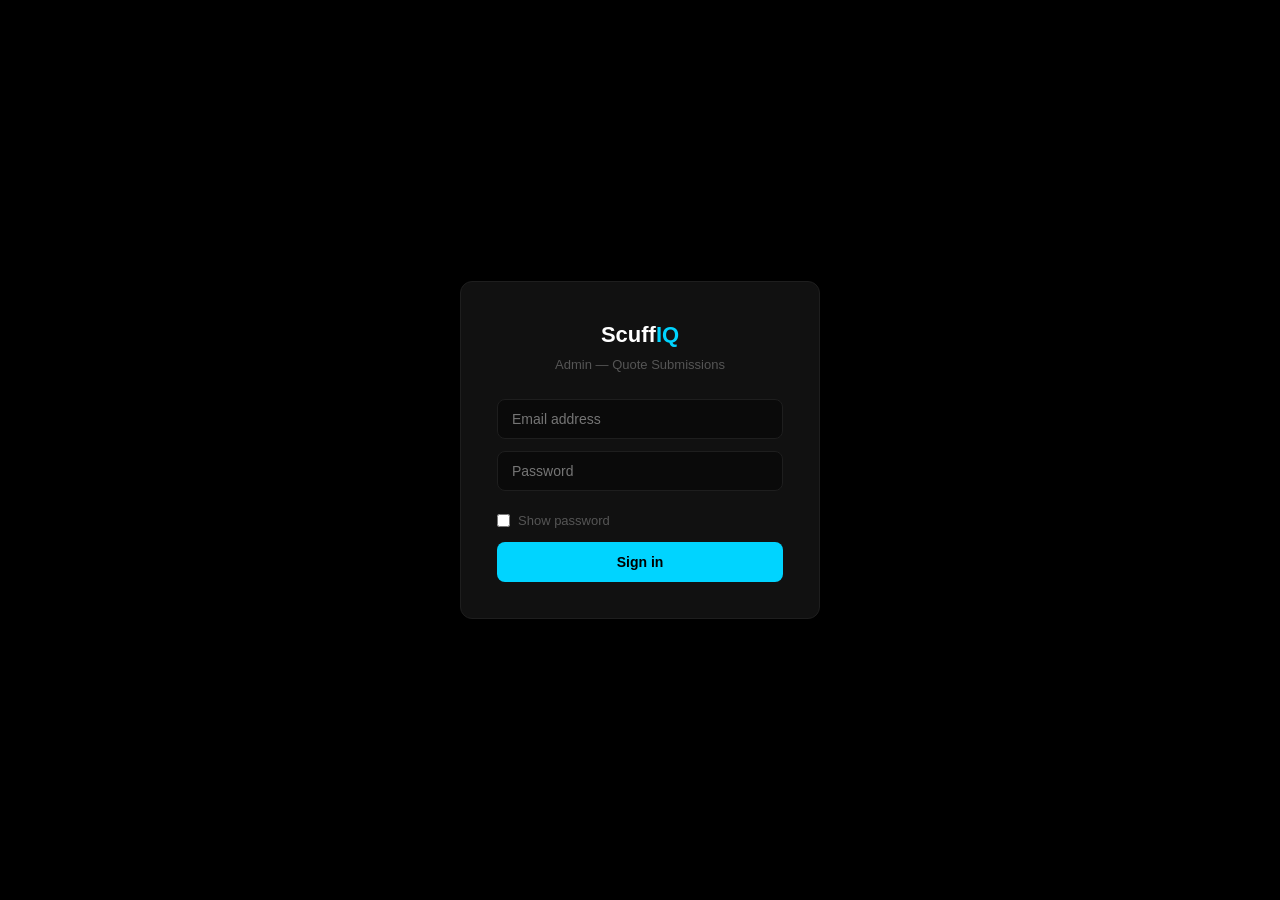
<file: admin.html>
<!DOCTYPE html>
<html lang="en">
<head>
<meta charset="UTF-8">
<meta name="viewport" content="width=device-width, initial-scale=1.0">
<title>ScuffIQ Admin — Quote Submissions</title>
<style>
:root {
  --black:#000;--carbon:#080808;--panel:#111;--border:#1e1e1e;
  --grey:#555;--light:#999;--neon:#00D4FF;--neon-dk:#00A3C4;
  --white:#fff;--red:#ff6b6b;--green:#00d48a;--orange:#ffaa00;
}
*,*::before,*::after{box-sizing:border-box;margin:0;padding:0;}
html{scroll-behavior:smooth;}
body{background:var(--black);color:var(--white);font-family:-apple-system,BlinkMacSystemFont,'Segoe UI',Helvetica,Arial,sans-serif;font-size:14px;line-height:1.5;-webkit-font-smoothing:antialiased;}

/* LOGIN */
#loginScreen{display:flex;align-items:center;justify-content:center;min-height:100vh;padding:20px;}
.login-box{background:var(--panel);border:1px solid var(--border);border-radius:12px;padding:36px;width:100%;max-width:360px;text-align:center;}
.login-box h1{font-size:22px;font-weight:700;margin-bottom:4px;}
.login-box p{font-size:13px;color:var(--grey);margin-bottom:24px;}
.login-box input{width:100%;background:#0a0a0a;border:1px solid var(--border);border-radius:8px;padding:11px 14px;font-size:14px;color:var(--white);outline:none;margin-bottom:12px;}
.login-box input:focus{border-color:var(--neon);}
.btn-neon{width:100%;background:var(--neon);color:var(--black);border:none;border-radius:8px;padding:12px;font-size:14px;font-weight:700;cursor:pointer;}
.btn-neon:hover{background:var(--neon-dk);}
.login-err{font-size:12px;color:var(--red);margin-top:8px;display:none;}

/* LAYOUT */
#app{display:none;}
header{background:var(--carbon);border-bottom:1px solid var(--border);padding:14px 24px;display:flex;align-items:center;justify-content:space-between;position:sticky;top:0;z-index:50;}
.logo{font-size:18px;font-weight:700;}
.logo span{color:var(--neon);}
.header-right{display:flex;align-items:center;gap:14px;}
.badge{font-size:11px;font-weight:700;background:rgba(0,212,255,0.1);border:1px solid rgba(0,212,255,0.25);color:var(--neon);padding:4px 10px;border-radius:20px;}
.btn-sm{background:transparent;border:1px solid var(--border);color:var(--light);border-radius:6px;padding:6px 12px;font-size:12px;cursor:pointer;}
.btn-sm:hover{border-color:var(--neon);color:var(--neon);}

.main{padding:24px;max-width:1400px;margin:0 auto;}

/* STATS */
.stats-row{display:grid;grid-template-columns:repeat(6,1fr);gap:14px;margin-bottom:24px;}
.stat-card{background:var(--panel);border:1px solid var(--border);border-radius:10px;padding:18px 20px;}
.stat-label{font-size:11px;font-weight:700;text-transform:uppercase;letter-spacing:.05em;color:var(--grey);margin-bottom:6px;}
.stat-value{font-size:26px;font-weight:700;color:var(--neon);}
.stat-sub{font-size:11px;color:var(--grey);margin-top:2px;}

/* FILTERS */
.filters{display:flex;align-items:center;gap:10px;margin-bottom:18px;flex-wrap:wrap;}
.filters input,.filters select{background:#0a0a0a;border:1px solid var(--border);border-radius:7px;padding:8px 12px;font-size:13px;color:var(--white);outline:none;}
.filters input:focus,.filters select:focus{border-color:var(--neon);}
.filters input{flex:1;min-width:200px;}
.filter-count{font-size:12px;color:var(--grey);margin-left:auto;}

/* TABLE */
.table-wrap{background:var(--panel);border:1px solid var(--border);border-radius:10px;overflow-x:auto;}
.table-scroll-top{overflow-x:auto;overflow-y:hidden;height:16px;margin-bottom:6px;}
.table-scroll-top>div{height:1px;}

/* Job table styling */
.table-scroll-top{height:12px;margin-bottom:8px;}
.table-wrap{border-radius:12px;box-shadow:0 10px 30px rgba(0,0,0,.4);}
.table-wrap table{border-collapse:separate;border-spacing:0;}
.table-wrap thead th{background:#0c0c0c;font-size:10.5px;letter-spacing:.09em;padding:14px 14px;border-bottom:1px solid #222;white-space:nowrap;}
.table-wrap tbody td{padding:14px;border-bottom:1px solid #1c1c1c;vertical-align:middle;}
.table-wrap tbody tr:last-child td{border-bottom:none;}
.table-wrap tbody tr:hover td{background:rgba(0,212,255,.04);}
.table-wrap::-webkit-scrollbar,.table-scroll-top::-webkit-scrollbar{height:10px;}
.table-wrap::-webkit-scrollbar-track,.table-scroll-top::-webkit-scrollbar-track{background:#0f0f0f;border-radius:6px;}
.table-wrap::-webkit-scrollbar-thumb,.table-scroll-top::-webkit-scrollbar-thumb{background:rgba(0,212,255,.4);border-radius:6px;}
.table-wrap::-webkit-scrollbar-thumb:hover,.table-scroll-top::-webkit-scrollbar-thumb:hover{background:var(--neon);}
table{width:100%;border-collapse:collapse;min-width:1400px;}
thead tr{background:#0a0a0a;border-bottom:1px solid var(--border);}
th{padding:11px 14px;font-size:11px;font-weight:700;text-transform:uppercase;letter-spacing:.05em;color:var(--grey);text-align:left;white-space:nowrap;}
tbody tr{border-bottom:1px solid var(--border);cursor:pointer;transition:background .15s;}
tbody tr:last-child{border-bottom:none;}
tbody tr:hover{background:#0d0d0d;}
td{padding:12px 14px;font-size:13px;color:#ccc;vertical-align:middle;}
.td-name{font-weight:600;color:var(--white);}
.td-vehicle{color:#aaa;}
.td-date{color:var(--grey);font-size:12px;white-space:nowrap;}
.status-pill{display:inline-block;font-size:10px;font-weight:700;padding:3px 9px;border-radius:20px;text-transform:uppercase;letter-spacing:.04em;}
.pill-pending{background:rgba(255,107,107,0.12);color:var(--red);border:1px solid rgba(255,107,107,0.3);}
.pill-quoted{background:rgba(0,212,255,0.1);color:var(--neon);border:1px solid rgba(0,212,255,0.25);}
.pill-done{background:rgba(0,212,138,0.1);color:var(--green);border:1px solid rgba(0,212,138,0.25);}
.pill-tech{background:rgba(255,170,0,0.12);color:var(--orange);border:1px solid rgba(255,170,0,0.3);}
.pill-sent{background:rgba(0,212,255,0.06);color:#7ecfdf;border:1px solid rgba(0,212,255,0.15);}
.pill-booked{background:rgba(0,212,138,0.15);color:var(--green);border:1px solid rgba(0,212,138,0.4);}
.pill-rejected{background:rgba(255,107,107,0.08);color:#ff8888;border:1px solid rgba(255,107,107,0.2);}
.thumb-row{display:flex;gap:4px;}
.thumb-row img{width:32px;height:32px;object-fit:cover;border-radius:4px;border:1px solid var(--border);}
.loading-row td{text-align:center;padding:40px;color:var(--grey);}

/* MODAL */
.modal-bg{position:fixed;inset:0;background:rgba(0,0,0,0.88);z-index:200;display:none;align-items:flex-start;justify-content:center;padding:20px;overflow-y:auto;}
.modal-bg.open{display:flex;}
.modal{background:var(--panel);border:1px solid var(--border);border-radius:14px;width:100%;max-width:820px;margin:auto;}
.modal-header{padding:20px 24px;border-bottom:1px solid var(--border);display:flex;align-items:center;justify-content:space-between;}
.modal-header h2{font-size:17px;font-weight:700;}
.modal-close{background:none;border:none;color:var(--grey);font-size:22px;cursor:pointer;line-height:1;}
.modal-close:hover{color:var(--white);}
.modal-body{padding:24px;}

.m-section{margin-bottom:22px;}
.m-section-title{font-size:11px;font-weight:700;text-transform:uppercase;letter-spacing:.06em;color:var(--neon);margin-bottom:12px;}
.m-grid{display:grid;grid-template-columns:1fr 1fr;gap:10px;}
.m-field label{font-size:11px;color:var(--grey);margin-bottom:3px;display:block;}
.m-field p{font-size:13px;color:var(--white);font-weight:500;}

.photo-ai-row{display:grid;grid-template-columns:100px 1fr;gap:12px;background:#0a0a0a;border:1px solid var(--border);border-radius:8px;padding:12px;margin-bottom:10px;align-items:start;}
.photo-ai-row img{width:100px;height:80px;object-fit:cover;border-radius:6px;}
.ai-label{font-size:10px;font-weight:700;text-transform:uppercase;letter-spacing:.06em;color:var(--neon);margin-bottom:4px;}
.ai-text{font-size:12px;color:#aaa;line-height:1.55;margin-bottom:6px;}
.ai-price-tag{display:inline-block;background:rgba(0,212,255,0.1);border:1px solid rgba(0,212,255,0.25);color:var(--neon);font-size:12px;font-weight:700;padding:3px 10px;border-radius:5px;}
.confidence{display:inline-block;font-size:10px;font-weight:700;padding:2px 7px;border-radius:4px;text-transform:uppercase;margin-left:6px;}
.conf-high{background:rgba(0,212,138,0.15);color:var(--green);}
.conf-medium{background:rgba(255,200,0,0.12);color:#ffc800;}
.conf-low{background:rgba(255,107,107,0.12);color:var(--red);}

/* TECHNICIAN CONFIRMED PANEL */
.tech-confirmed-panel{background:#0a0a0a;border:1px solid rgba(255,170,0,0.3);border-radius:10px;padding:16px;margin-bottom:16px;}
.tech-confirmed-panel h4{font-size:12px;font-weight:700;text-transform:uppercase;letter-spacing:.06em;color:var(--orange);margin-bottom:12px;}
.tech-confirmed-panel .m-grid{margin-bottom:0;}

/* LABEL FORM */
.label-form{background:#0a0a0a;border:1px solid var(--border);border-radius:10px;padding:18px;}
.label-form h4{font-size:13px;font-weight:700;color:var(--white);margin-bottom:14px;}
.lf-row{display:grid;grid-template-columns:1fr 1fr;gap:10px;margin-bottom:10px;}
.lf-field label{display:block;font-size:11px;font-weight:700;text-transform:uppercase;letter-spacing:.04em;color:var(--grey);margin-bottom:5px;}
.lf-field input,.lf-field textarea,.lf-field select{width:100%;background:#111;border:1px solid var(--border);border-radius:7px;padding:9px 11px;font-size:13px;color:var(--white);font-family:inherit;outline:none;}
.lf-field input:focus,.lf-field textarea:focus,.lf-field select:focus{border-color:var(--neon);}
.lf-field textarea{resize:vertical;min-height:70px;}
.btn-save{background:var(--neon);color:var(--black);border:none;border-radius:8px;padding:11px 24px;font-size:14px;font-weight:700;cursor:pointer;margin-top:4px;}
.btn-save:hover{background:var(--neon-dk);}
.btn-save:disabled{opacity:.5;cursor:not-allowed;}

.assign-btn{background:rgba(0,212,255,0.1);border:1px solid rgba(0,212,255,0.35);color:var(--neon);border-radius:6px;padding:6px 12px;font-size:12px;font-weight:700;cursor:pointer;white-space:nowrap;}
.assign-btn:hover{background:var(--neon);color:var(--black);}
.assign-meta{font-size:11px;color:var(--grey);margin-top:8px;line-height:1.5;}

.save-msg{font-size:12px;margin-top:8px;display:none;}
.save-ok{color:var(--green);}
.save-err{color:var(--red);}

/* EMPTY */
.empty{text-align:center;padding:60px 20px;color:var(--grey);}

/* RESPONSIVE */
@media(max-width:700px){
  .stats-row{grid-template-columns:1fr 1fr;}
  .m-grid{grid-template-columns:1fr;}
  .lf-row{grid-template-columns:1fr;}
}
</style>
</head>
<body>

<!-- LOGIN -->
<div id="loginScreen">
  <div class="login-box">
    <h1>Scuff<span style="color:var(--neon)">IQ</span></h1>
    <p>Admin — Quote Submissions</p>
    <input type="email" id="emailInput" placeholder="Email address" autocomplete="email" onkeydown="if(event.key==='Enter')login()">
    <input type="password" id="passwordInput" placeholder="Password" autocomplete="current-password" onkeydown="if(event.key==='Enter')login()">
    <label style="display:flex;align-items:center;gap:8px;font-size:13px;color:var(--grey);margin:8px 0 12px;cursor:pointer;">
      <input type="checkbox" onchange="document.getElementById('passwordInput').type = this.checked ? 'text' : 'password'" style="width:auto;margin:0;">
      Show password
    </label>
    <button class="btn-neon" onclick="login()">Sign in</button>
    <p class="login-err" id="loginErr">Incorrect email or password</p>
  </div>
</div>

<!-- APP -->
<div id="app">
  <header>
    <div class="logo">Scuff<span>IQ</span> <span style="font-size:13px;font-weight:400;color:var(--grey);margin-left:6px;">Admin</span></div>
    <div class="header-right">
      <span class="badge" id="headerBadge">Loading…</span>
      <button class="btn-sm" onclick="loadSubmissions()">↺ Refresh</button>
      <button class="btn-sm" id="slotsNavBtn" onclick="toggleSlots()">Booking slots</button>
      <button class="btn-sm" id="bookingsNavBtn" onclick="toggleBookings()">Bookings</button>
      <button class="btn-sm" id="candidatesNavBtn" onclick="toggleCandidates()">Candidates</button>
      <button class="btn-sm" onclick="exportCSV()">↓ Export CSV</button>
      <button class="btn-sm" onclick="logout()">Sign out</button>
    </div>
  </header>

  <div class="main">
    <!-- Booking slots panel (opened from the Booking slots button) -->
    <div id="slotsPanel" style="display:none;">
      <h2 style="font-size:20px;margin-bottom:6px;">Booking slots</h2>
      <p style="color:var(--grey);font-size:14px;margin-bottom:16px;">Add the morning (AM) and afternoon (PM) slots you've confirmed with the technician. Customers can only book slots listed here.</p>
      <div style="display:grid;grid-template-columns:1fr auto auto auto;gap:12px;align-items:end;margin-bottom:12px;">
        <div><label for="slotDate" style="font-size:11px;text-transform:uppercase;color:var(--grey);">Date</label><input id="slotDate" type="date" style="width:100%;"></div>
        <label style="display:flex;gap:6px;align-items:center;"><input id="slotAm" type="checkbox"> AM</label>
        <label style="display:flex;gap:6px;align-items:center;"><input id="slotPm" type="checkbox"> PM</label>
        <button class="btn-sm" onclick="addSlots()">Add slots</button>
      </div>
      <p id="slotMsg" style="font-size:13px;min-height:18px;margin-bottom:10px;"></p>
      <div id="slotList"></div>
    </div>

    <!-- Bookings panel (opened from the Bookings button) -->
    <div id="bookingsPanel" style="display:none;">
      <h2 style="font-size:20px;margin-bottom:6px;">Bookings</h2>
      <p id="bookingSummary" style="color:var(--grey);font-size:14px;margin-bottom:12px;"></p>
      <button class="btn-sm" onclick="loadBookings()" style="margin-bottom:12px;">↺ Refresh</button>
      <div id="bookingList"></div>
    </div>

    <!-- Technician candidates panel (opened from the Candidates button) -->
    <div id="candidatesPanel" style="display:none;">
      <h2 style="font-size:20px;margin-bottom:6px;">Technician candidates</h2>
      <p style="color:var(--grey);font-size:14px;margin-bottom:14px;">People we may invite to join ScuffIQ. Nothing is sent from here. Check their details, then send the invitation yourself.</p>

      <h3 style="font-size:15px;margin-bottom:8px;">Invitation text</h3>
      <textarea id="candidateInvite" rows="10" style="width:100%;"></textarea>
      <button class="btn-sm" onclick="copyInvite()" style="margin:8px 0 18px;">Copy invitation</button>

      <h3 style="font-size:15px;margin-bottom:8px;">Add a candidate</h3>
      <div style="display:grid;grid-template-columns:1fr 1fr;gap:10px;margin-bottom:10px;">
        <div><label style="font-size:11px;text-transform:uppercase;color:var(--grey);">Name *</label><input id="candName" type="text" style="width:100%;"></div>
        <div><label style="font-size:11px;text-transform:uppercase;color:var(--grey);">Business name</label><input id="candBusiness" type="text" style="width:100%;"></div>
        <div><label style="font-size:11px;text-transform:uppercase;color:var(--grey);">Area covered</label><input id="candArea" type="text" placeholder="e.g. North London" style="width:100%;"></div>
        <div><label style="font-size:11px;text-transform:uppercase;color:var(--grey);">Postcode</label><input id="candPostcode" type="text" style="width:100%;"></div>
        <div><label style="font-size:11px;text-transform:uppercase;color:var(--grey);">Email</label><input id="candEmail" type="email" style="width:100%;"></div>
        <div><label style="font-size:11px;text-transform:uppercase;color:var(--grey);">Phone</label><input id="candPhone" type="text" style="width:100%;"></div>
        <div><label style="font-size:11px;text-transform:uppercase;color:var(--grey);">Where found</label><input id="candSource" type="text" placeholder="e.g. Google listing" style="width:100%;"></div>
        <div><label style="font-size:11px;text-transform:uppercase;color:var(--grey);">Notes</label><input id="candNotes" type="text" style="width:100%;"></div>
      </div>
      <button class="btn-sm" onclick="addCandidate()" style="margin-bottom:18px;">Add candidate</button>

      <h3 style="font-size:15px;margin-bottom:8px;">Candidates</h3>
      <div id="candidateList"></div>
    </div>

    <!-- Stats -->
    <div class="stats-row" id="submissionsView">
      <div class="stat-card"><div class="stat-label">Total submissions</div><div class="stat-value" id="statTotal">—</div></div>
      <div class="stat-card"><div class="stat-label">Pending</div><div class="stat-value" id="statPending" style="color:var(--red)">—</div></div>
      <div class="stat-card"><div class="stat-label">Sent to technician</div><div class="stat-value" id="statSent" style="color:#7ecfdf">—</div></div>
      <div class="stat-card"><div class="stat-label">Tech confirmed</div><div class="stat-value" id="statTechConfirmed" style="color:var(--orange)">—</div></div>
      <div class="stat-card"><div class="stat-label">Booked</div><div class="stat-value" id="statBooked" style="color:var(--green)">—</div></div>
      <div class="stat-card"><div class="stat-label">Jobs completed</div><div class="stat-value" id="statDone" style="color:var(--green)">—</div></div>
    </div>

    <!-- Filters -->
    <div class="filters">
      <input type="text" id="searchInput" placeholder="Search name, email, vehicle, postcode…" oninput="debouncedFilter()">
      <select id="statusFilter" onchange="filterTable()">
        <option value="">All statuses</option>
        <option value="pending">Pending</option>
        <option value="sent_to_technician">Sent to technician</option>
        <option value="technician_confirmed">Tech confirmed</option>
        <option value="booked">Booked</option>
        <option value="quoted">Quoted</option>
        <option value="quote_sent">Quote sent to customer</option>
        <option value="deposit_paid">Deposit paid</option>
        <option value="paid_in_full">Paid in full</option>
        <option value="done">Completed</option>
        <option value="rejected">Rejected</option>
        <option value="out_of_area">Out of area</option>
        <option value="no_response">No response</option>
      </select>
      <select id="serviceFilter" onchange="filterTable()">
        <option value="">All services</option>
        <option value="Scratch">Scratch &amp; scuff</option>
        <option value="Bumper">Bumper</option>
        <option value="Alloy">Alloy wheel</option>
      </select>
      <select id="technicianFilter" onchange="filterTable()">
        <option value="">All technicians</option>
        <option value="unassigned">Unassigned</option>
      </select>
      <select id="dateFilter" onchange="filterTable()">
        <option value="">All dates</option>
        <option value="today">Today</option>
        <option value="week">This week</option>
        <option value="month">This month</option>
      </select>
      <select id="aiPriceFilter" onchange="filterTable()">
        <option value="">All AI prices</option>
        <option value="0-150">Under £150</option>
        <option value="150-300">£150–£300</option>
        <option value="300-500">£300–£500</option>
        <option value="500+">£500+</option>
      </select>
      <button class="btn-sm" onclick="clearFilters()" style="white-space:nowrap;">✕ Clear filters</button>
      <div style="display:flex;align-items:center;gap:8px;margin-left:auto;">
        <label style="font-size:12px;color:var(--grey);white-space:nowrap;">Default margin %</label>
        <input type="number" id="defaultMargin" value="20" min="0" max="100"
          oninput="renderTable(allRows)"
          style="width:64px;background:#0a0a0a;border:1px solid var(--border);border-radius:7px;padding:8px 10px;font-size:13px;color:var(--neon);font-weight:700;outline:none;text-align:center;">
      </div>
      <span class="filter-count" id="filterCount"></span>
    </div>

    <!-- Table -->
    <div class="table-scroll-top" id="tableScrollTop" style="display:none;"><div id="tableScrollTopInner"></div></div>
    <div class="table-wrap">
      <table>
        <thead>
          <tr>
            <th>Customer</th>
            <th>Vehicle</th>
            <th>Service</th>
            <th>Photos</th>
            <th>AI price</th>
            <th>Tech price</th>
            <th>VAT (20%)</th>
            <th>Tech+VAT</th>
            <th>Margin</th>
            <th>Customer price</th>
            <th>Technician</th>
            <th>Status</th>
            <th>Booked</th>
            <th>Date</th>
            <th>Sent to customer</th>
            <th>Actions</th>
          </tr>
        </thead>
        <tbody id="tableBody">
          <tr class="loading-row"><td colspan="15">Loading submissions…</td></tr>
        </tbody>
      </table>
    </div>
  </div>
</div>

<!-- DETAIL MODAL -->
<div class="modal-bg" id="modalBg" onclick="if(event.target===this)closeModal()">
  <div class="modal">
    <div class="modal-header">
      <h2 id="modalTitle">Submission</h2>
      <button class="modal-close" onclick="closeModal()">&#x2715;</button>
    </div>
    <div class="modal-body" id="modalBody"></div>
  </div>
</div>

<!-- ASSIGN TECHNICIAN MODAL -->
<div class="modal-bg" id="assignModal" onclick="if(event.target===this)closeAssignModal()">
  <div class="modal" style="max-width:460px;">
    <div class="modal-header">
      <h2>Assign Technician</h2>
      <button class="modal-close" onclick="closeAssignModal()">&#x2715;</button>
    </div>
    <div class="modal-body">
      <input type="hidden" id="assignQuoteId">

      <div class="lf-field">
        <label>Technician</label>
        <select id="technicianSelect"></select>
      </div>

      <div class="assign-meta" id="assignMeta">Select a technician to send this quote for review.</div>

      <button class="btn-save" id="sendTechBtn" onclick="sendToTechnician()">Send job to technician</button>
      <button class="btn-sm" onclick="closeAssignModal()" style="width:100%;margin-top:10px;padding:10px;">Cancel</button>
    </div>
  </div>
</div>

<script>
const SUPABASE_URL  = 'https://scohjgsjjxbkpfuhlmrz.supabase.co';
const SUPABASE_KEY  = 'eyJhbGciOiJIUzI1NiIsInR5cCI6IkpXVCJ9.eyJpc3MiOiJzdXBhYmFzZSIsInJlZiI6InNjb2hqZ3Nqanhia3BmdWhsbXJ6Iiwicm9sZSI6ImFub24iLCJpYXQiOjE3ODI0ODgwNjYsImV4cCI6MjA5ODA2NDA2Nn0.V-VCy_R7MRFs9o1Ybr2Uvpis13XR45d6HE-hk6gHBpY';

// ── Auth ──────────────────────────────────────────────────────────────────────
let authToken = null;

async function login() {
  const email = document.getElementById('emailInput').value.trim();
  const pw    = document.getElementById('passwordInput').value;
  const errEl = document.getElementById('loginErr');
  errEl.style.display = 'none';

  if (!email || !pw) {
    errEl.textContent = 'Please enter your email and password';
    errEl.style.display = 'block';
    return;
  }

  try {
    const res = await fetch(`${SUPABASE_URL}/auth/v1/token?grant_type=password`, {
      method: 'POST',
      headers: {
        'Content-Type': 'application/json',
        'apikey': SUPABASE_KEY,
      },
      body: JSON.stringify({ email, password: pw }),
    });

    const data = await res.json();

    if (!res.ok || !data.access_token) {
      errEl.textContent = data.error_description || 'Incorrect email or password';
      errEl.style.display = 'block';
      return;
    }

    authToken = data.access_token;
    document.getElementById('loginScreen').style.display = 'none';
    document.getElementById('app').style.display = 'block';
    loadSubmissions();
  } catch (e) {
    errEl.textContent = 'Login failed — please try again';
    errEl.style.display = 'block';
  }
}

function logout() {
  authToken = null;
  document.getElementById('loginScreen').style.display = 'flex';
  document.getElementById('app').style.display = 'none';
  document.getElementById('emailInput').value = '';
  document.getElementById('passwordInput').value = '';
}

// ── Data ──────────────────────────────────────────────────────────────────────
let allRows = [];
let currentRow = null;

async function supaFetch(path, options = {}) {
  const res = await fetch(`${SUPABASE_URL}/rest/v1/${path}`, {
    ...options,
    headers: {
      Authorization: `Bearer ${authToken || SUPABASE_KEY}`,
      apikey: SUPABASE_KEY,
      'Content-Type': 'application/json',
      Prefer: 'return=representation',
      ...(options.headers || {}),
    },
  });
  if (!res.ok) throw new Error(await res.text());
  return res.json();
}

async function loadSubmissions() {
  document.getElementById('tableBody').innerHTML =
    '<tr class="loading-row"><td colspan="15">Loading…</td></tr>';
  try {
    const rows = await supaFetch(
      'quote_submissions?select=*&order=submitted_at.desc&limit=500'
    );
    allRows = rows;
    updateStats(rows);
    populateTechnicianFilter();
    renderTable(rows);
  } catch (e) {
    document.getElementById('tableBody').innerHTML =
      `<tr class="loading-row"><td colspan="15" style="color:var(--red)">Error: ${e.message}</td></tr>`;
  }
}

function getRowStatus(r) {
  if (r.job_completed) return 'done';
  if (r.status === 'booked') return 'booked';
  if (r.status === 'technician_confirmed') return 'technician_confirmed';
  if (r.status === 'technician_declined') return 'pending';
  if (r.status === 'sent_to_technician') return 'sent_to_technician';
  if (r.status === 'rejected') return 'rejected';
  if (r.status === 'out_of_area') return 'rejected';
  if (r.status === 'no_response') return 'rejected';
  if (r.status === 'paid_in_full') return 'paid_in_full';
  if (r.status === 'deposit_paid') return 'deposit_paid';
  if (r.status === 'quote_sent') return 'quote_sent';
  if (r.final_quote_given) return 'quoted';
  return 'pending';
}

function updateStats(rows) {
  const pending          = rows.filter(r => getRowStatus(r) === 'pending').length;
  const sent             = rows.filter(r => getRowStatus(r) === 'sent_to_technician').length;
  const techConfirmed    = rows.filter(r => getRowStatus(r) === 'technician_confirmed').length;
  const booked           = rows.filter(r => getRowStatus(r) === 'booked').length;
  const done             = rows.filter(r => r.job_completed).length;

  document.getElementById('statTotal').textContent        = rows.length;
  document.getElementById('statPending').textContent      = pending;
  document.getElementById('statSent').textContent         = sent;
  document.getElementById('statTechConfirmed').textContent = techConfirmed;
  document.getElementById('statBooked').textContent       = booked;
  document.getElementById('statDone').textContent         = done;
  document.getElementById('headerBadge').textContent      = `${rows.length} submissions`;
}

// ── Table rendering ───────────────────────────────────────────────────────────
function renderTable(rows) {
  const tbody = document.getElementById('tableBody');
  document.getElementById('filterCount').textContent =
    rows.length + ' result' + (rows.length !== 1 ? 's' : '');

  if (!rows.length) {
    tbody.innerHTML = '<tr class="loading-row"><td colspan="15">No submissions found.</td></tr>';
    return;
  }

  const shown = rows.slice(0, visibleCount);
  tbody.innerHTML = shown.map(r => {
    const status  = getRowStatus(r);

    const pillCls = {
      done:                   'pill-done',
      quoted:                 'pill-quoted',
      quote_sent:             'pill-quoted',
      paid_in_full:           'pill-booked',
      deposit_paid:           'pill-booked',
      pending:                'pill-pending',
      sent_to_technician:     'pill-sent',
      technician_confirmed:   'pill-tech',
      booked:                 'pill-booked',
      rejected:               'pill-rejected',
    }[status] || 'pill-pending';

    const pillLbl = {
      done:                   'Completed',
      quoted:                 'Quoted',
      quote_sent:             'Quote sent to customer',
      paid_in_full:           'Paid in full',
      deposit_paid:           'Deposit paid',
      pending:                'Pending',
      sent_to_technician:     'Sent to tech',
      technician_confirmed:   'Tech confirmed',
      booked:                 'Booked',
      rejected:               r.status === 'out_of_area' ? 'Out of area' : r.status === 'no_response' ? 'No response' : 'Rejected',
    }[status] || 'Pending';

    const thumbs = [1,2,3,4,5,6]
      .map(i => r[`image_url_${i}`])
      .filter(Boolean)
      .slice(0,3)
      .map(u => `<img src="${u}" alt="photo" loading="lazy">`)
      .join('');

    const firstPrice  = r.ai_price_1 || '—';
    const techPrice   = r.technician_price ? `<span style="color:var(--orange);font-weight:600;">${esc(r.technician_price)}</span>` : '—';

    const defaultMargin = parseFloat(document.getElementById('defaultMargin')?.value) || 20;
    let vatDisplay = '—';
    let combinedDisplay = '—';
    let marginDisplay = '—';
    let customerPriceDisplay = '—';

    // Total entered without a technician price: show the saved total; VAT and margin need the technician price
    if (!r.technician_price && r.final_quote_given) {
      customerPriceDisplay = `<span style="color:var(--neon);font-weight:600;">${esc(r.final_quote_given)}</span>`;
    }

    if (r.technician_price) {
      const tech     = parseFloat(r.technician_price.toString().replace(/[^0-9.]/g, '')) || 0;
      const vat      = tech * 0.20;
      const combined = tech + vat;

      vatDisplay      = `<span style="color:#ccc;">£${vat.toFixed(2)}</span>`;
      combinedDisplay = `<span style="color:#ccc;font-weight:600;">£${combined.toFixed(2)}</span>`;

      if (r.final_quote_given) {
        const customer = parseFloat(r.final_quote_given.toString().replace(/[^0-9.]/g, '')) || 0;
        if (customer > combined) {
          // Margin has been properly applied on top of tech+VAT
          const marginPct = ((customer - combined) / combined * 100).toFixed(0);
          marginDisplay        = `<span style="color:var(--green);font-weight:600;">${marginPct}%</span>`;
          customerPriceDisplay = `<span style="color:var(--neon);font-weight:600;">${esc(r.final_quote_given)}</span>`;
        } else {
          // final_quote_given equals tech price — no margin applied yet, show projected
          const projected = combined * (1 + defaultMargin / 100);
          marginDisplay        = `<span style="color:var(--orange);font-weight:600;">${defaultMargin}%*</span>`;
          customerPriceDisplay = `<span style="color:var(--orange);font-weight:600;">£${projected.toFixed(2)}</span><span style="font-size:10px;color:var(--grey);display:block;">projected</span>`;
        }
      } else if (tech > 0) {
        // No quote sent yet — show projected
        const projected = combined * (1 + defaultMargin / 100);
        marginDisplay        = `<span style="color:var(--orange);font-weight:600;">${defaultMargin}%*</span>`;
        customerPriceDisplay = `<span style="color:var(--orange);font-weight:600;">£${projected.toFixed(2)}</span><span style="font-size:10px;color:var(--grey);display:block;">projected</span>`;
      }
    }

    const date = r.submitted_at
      ? new Date(r.submitted_at).toLocaleDateString('en-GB',{day:'numeric',month:'short',year:'2-digit'})
      : '—';

    return `<tr onclick="openModal('${r.id}')">
      <td><div class="td-name">${esc(r.customer_name||'')}</div><div style="font-size:11px;color:var(--grey)">${esc(r.customer_email||'')}</div></td>
      <td class="td-vehicle">${esc(r.vehicle_make||'')} ${esc(r.vehicle_model||'')}<div style="font-size:11px;color:var(--grey)">${esc(r.postcode||'')}</div></td>
      <td>${esc(r.service_type||'')}</td>
      <td><div class="thumb-row">${thumbs || '<span style="color:var(--grey);font-size:12px;">No images</span>'}</div><div style="font-size:11px;color:var(--grey);margin-top:3px;">${r.photo_count||0} photo${r.photo_count!==1?'s':''}</div></td>
      <td style="color:var(--neon);font-weight:600;">${esc(firstPrice)}</td>
      <td>${techPrice}</td>
      <td>${vatDisplay}</td>
      <td>${combinedDisplay}</td>
      <td>${marginDisplay}</td>
      <td>${customerPriceDisplay}</td>
      <td style="font-size:12px;">
        ${r.technician_name
          ? `<span style="color:var(--neon);font-weight:600;">${esc(r.technician_name)}</span>`
          : '<span style="color:var(--grey);">—</span>'
        }
      </td>
      <td><span class="status-pill ${pillCls}">${pillLbl}</span></td>
      <td>
        ${r.status === 'booked' || r.job_completed
          ? `<span style="color:var(--green);font-size:12px;font-weight:700;">✓ Booked</span>`
          : (r.status === 'quoted' || r.status === 'technician_confirmed')
            ? `<button class="assign-btn" style="background:rgba(0,212,138,0.1);border-color:rgba(0,212,138,0.35);color:var(--green);" onclick="event.stopPropagation();markAsBooked('${r.id}')">Mark booked</button>`
            : '<span style="color:var(--grey);font-size:12px;">—</span>'
        }
      </td>
      <td class="td-date">${date}</td>
      <td style="white-space:nowrap;font-size:12px;">${
        r.customer_response_at
          ? `<div style="color:#ddd;font-weight:600;">${new Date(r.customer_response_at).toLocaleString('en-GB', { day: 'numeric', month: 'short', hour: '2-digit', minute: '2-digit' })}</div><div style="color:var(--grey);font-size:11px;margin-top:2px;">${esc(r.customer_response_type || '')}</div>`
          : '<span style="color:var(--grey);">—</span>'
      }</td>
      <td style="white-space:nowrap;min-width:100px;">
        <div style="display:flex;flex-direction:column;gap:5px;">
          <button class="assign-btn" onclick="event.stopPropagation(); openAssignModal('${r.id}')">
            Assign
          </button>
          <button class="assign-btn" onclick="event.stopPropagation(); deleteRow('${r.id}', '${esc(r.customer_name||'this submission')}')" style="background:rgba(255,107,107,0.08);border-color:rgba(255,107,107,0.3);color:var(--red);">
            Delete
          </button>
        </div>
      </td>
    </tr>`;
  }).join('');

  if (rows.length > visibleCount) {
    const left = rows.length - visibleCount;
    tbody.insertAdjacentHTML('beforeend', `<tr><td colspan="15" style="text-align:center;padding:14px;">
      <button class="btn-sm" onclick="showMore()">Show ${Math.min(PAGE_SIZE, left)} more (${left} left)</button>
    </td></tr>`);
  }
}

function populateTechnicianFilter() {
  const select = document.getElementById('technicianFilter');
  if (!select) return;
  const current = select.value;
  while (select.options.length > 2) select.remove(2);
  const techs = [...new Set(allRows.map(r => r.technician_name).filter(Boolean))].sort();
  techs.forEach(t => {
    const opt = document.createElement('option');
    opt.value = t;
    opt.textContent = t;
    select.appendChild(opt);
  });
  select.value = current;
}

function clearFilters() {
  document.getElementById('searchInput').value    = '';
  document.getElementById('statusFilter').value   = '';
  document.getElementById('serviceFilter').value  = '';
  document.getElementById('technicianFilter').value = '';
  document.getElementById('dateFilter').value     = '';
  document.getElementById('aiPriceFilter').value  = '';
  renderTable(allRows);
  document.getElementById('filterCount').textContent = allRows.length + ' result' + (allRows.length !== 1 ? 's' : '');
}

// Table shows 50 rows at a time. Search waits 250ms after typing before filtering.
const PAGE_SIZE = 50;
let visibleCount = PAGE_SIZE;
let filterTimer = null;

function debouncedFilter() {
  clearTimeout(filterTimer);
  filterTimer = setTimeout(() => filterTable(), 250);
}

function showMore() {
  visibleCount += PAGE_SIZE;
  filterTable(true);
}

// keepCount is true only for "Show more", so any filter change starts again at 50 rows
function filterTable(keepCount = false) {
  if (!keepCount) visibleCount = PAGE_SIZE;
  const q          = document.getElementById('searchInput').value.toLowerCase();
  const status     = document.getElementById('statusFilter').value;
  const service    = document.getElementById('serviceFilter').value;
  const technician = document.getElementById('technicianFilter').value;
  const dateRange  = document.getElementById('dateFilter').value;
  const priceRange = document.getElementById('aiPriceFilter').value;

  const now        = new Date();
  const today      = new Date(now.getFullYear(), now.getMonth(), now.getDate());
  const weekStart  = new Date(today); weekStart.setDate(today.getDate() - today.getDay());
  const monthStart = new Date(now.getFullYear(), now.getMonth(), 1);

  const filtered = allRows.filter(r => {
    // Text search
    const matchQ = !q || [r.customer_name, r.customer_email, r.vehicle_make, r.vehicle_model, r.postcode]
      .some(v => (v || '').toLowerCase().includes(q));

    // Status
    const rowStatus   = getRowStatus(r);
    const matchStatus = !status || rowStatus === status ||
      (status === 'rejected' && ['rejected','out_of_area','no_response'].includes(r.status));

    // Service
    const matchService = !service || (r.service_type || '').includes(service);

    // Technician
    const matchTech = !technician
      || (technician === 'unassigned' && !r.technician_name)
      || r.technician_name === technician;

    // Date range
    let matchDate = true;
    if (dateRange && r.submitted_at) {
      const sub = new Date(r.submitted_at);
      if (dateRange === 'today') matchDate = sub >= today;
      if (dateRange === 'week')  matchDate = sub >= weekStart;
      if (dateRange === 'month') matchDate = sub >= monthStart;
    }

    // AI price range
    let matchPrice = true;
    if (priceRange) {
      const raw   = (r.ai_price_1 || '').replace(/[£,\s]/g, '');
      const nums  = raw.match(/\d+/g);
      const price = nums ? parseInt(nums[0]) : 0;
      if (priceRange === '0-150')   matchPrice = price > 0 && price < 150;
      if (priceRange === '150-300') matchPrice = price >= 150 && price < 300;
      if (priceRange === '300-500') matchPrice = price >= 300 && price < 500;
      if (priceRange === '500+')    matchPrice = price >= 500;
    }

    return matchQ && matchStatus && matchService && matchTech && matchDate && matchPrice;
  });

  renderTable(filtered);
}

// ── Modal ─────────────────────────────────────────────────────────────────────
function openModal(id) {
  const row = allRows.find(r => r.id === id);
  if (!row) return;
  currentRow = row;
  document.getElementById('modalTitle').textContent =
    (row.customer_name || 'Submission') + ' — ' + (row.vehicle_make||'') + ' ' + (row.vehicle_model||'');
  document.getElementById('modalBody').innerHTML = buildModalHtml(row);
  document.getElementById('modalBg').classList.add('open');
}

function closeModal() {
  document.getElementById('modalBg').classList.remove('open');
  currentRow = null;
}

function buildModalHtml(r) {
  // Customer info
  let html = `
  <div class="m-section">
    <div class="m-section-title">Customer</div>
    <div class="m-grid">
      <div class="m-field"><label>Name</label><p>${esc(r.customer_name||'')}</p></div>
      <div class="m-field"><label>Email</label><p>${esc(r.customer_email||'')}</p></div>
      <div class="m-field"><label>Phone</label><p>${esc(r.customer_phone||'—')}</p></div>
      <div class="m-field"><label>Postcode</label><p>${esc(r.postcode||'—')}</p></div>
      <div class="m-field"><label>Vehicle</label><p>${esc(r.vehicle_make||'')} ${esc(r.vehicle_model||'')}</p></div>
      <div class="m-field"><label>Service</label><p>${esc(r.service_type||'—')}</p></div>
    </div>
  </div>`;

  // Decline: for jobs we can't take. Sends the customer a polite "no availability" email.
  if (r.status !== 'rejected') {
    html += `
    <div class="m-section">
      <div class="m-section-title">Decline job</div>
      <p style="font-size:13px;color:var(--grey);margin-bottom:10px;">Use this if we can't take the job, for example because we have no availability in the area. It sends the customer a short email suggesting other providers, and marks the job Rejected.</p>
      <button class="btn-save" onclick="declineJob('${r.id}')" style="background:#c0392b;color:#fff;width:100%;">✉ Send decline email to ${esc(r.customer_name||'customer')}</button>
      <p style="font-size:13px;color:var(--grey);margin:14px 0 10px;">Damage too extensive for smart repair? This sends the customer a short email advising them to contact a body shop, and marks the job Rejected.</p>
      <button class="btn-save" onclick="declineJob('${r.id}', 'body_shop')" style="background:#7f8c8d;color:#fff;width:100%;">✉ Send body shop referral to ${esc(r.customer_name||'customer')}</button>
    </div>`;
  }

  // Option 2: no technician price. Admin enters the all-in total and sends it.
  if (!(r.status === 'technician_confirmed' || r.technician_price)) {
    const savedManualTotal = r.final_quote_given || '';
    html += `
    <div class="m-section">
      <div class="m-section-title">Enter total price manually</div>
      <div class="tech-confirmed-panel">
        <p style="font-size:13px;color:var(--grey);margin-bottom:12px;">The technician hasn't submitted a price. Enter the all-in total the customer should pay. If you also enter the technician price (before VAT), the VAT, margin and breakdown are worked out from it.</p>
        <div class="m-grid">
          <div class="m-field"><label>Technician price (£, before VAT) — optional</label><input id="manualTechPrice" type="number" min="1" step="0.01" placeholder="e.g. 207.64" style="width:100%;"></div>
          <div class="m-field"><label>All-in price the customer pays (£)</label><input id="manualTotalPrice" type="number" min="1" step="1" placeholder="e.g. 299" value="${esc(savedManualTotal.replace(/[^0-9.]/g, ''))}" style="width:100%;"></div>
        </div>
        <div class="m-field"><label>Notes (optional)</label><input id="manualNotes" type="text" value="${esc(r.technician_notes || '')}" style="width:100%;"></div>
        <button class="btn-save" onclick="saveManualTotal('${r.id}')" style="width:100%;margin-top:10px;">Save total</button>
        ${savedManualTotal ? `
        <div style="margin-top:14px;padding-top:14px;border-top:1px solid rgba(255,170,0,0.2);">
          <p style="font-size:13px;color:var(--grey);margin-bottom:8px;">Total saved: <strong style="color:#fff;">${esc(savedManualTotal)}</strong></p>
          <button class="btn-save" id="sendQuoteEmailBtn" onclick="sendConfirmedQuoteEmail('${r.id}', 0)" style="background:var(--green);width:100%;">✉ Send quote of ${esc(savedManualTotal)} to ${esc(r.customer_name||'customer')}</button>
          <p class="save-msg save-ok" id="emailSentOk" style="text-align:center;margin-top:8px;">✓ Quote email sent to customer</p>
          <p class="save-msg save-err" id="emailSentErr" style="text-align:center;margin-top:8px;">✗ Failed to send — check console</p>
          <button class="btn-save" onclick="sendManualQuote('${r.id}')" style="background:var(--neon,#00d4ff);color:#000;width:100%;margin-top:8px;">£ Send deposit link (enter total price)</button>
          <button class="btn-save" onclick="sendBalanceLink('${r.id}')" style="background:var(--green);width:100%;margin-top:8px;">£ Send balance after job (deposit deducted)</button>
        </div>` : ''}
      </div>
    </div>`;
  }

  // Technician confirmed panel
  if (r.status === 'technician_confirmed' || r.technician_price) {
    const techPrice = parseFloat((r.technician_price || '0').toString().replace(/[^0-9.]/g, '')) || 0;
    const vat       = techPrice * 0.20;
    const combined  = techPrice + vat;
    // The all-in total (saved as the final quote) drives the margin; otherwise use the default margin
    const savedTotal   = parseFloat(String(r.final_quote_given || '').replace(/[^0-9.]/g, '')) || 0;
    const initMargin   = savedTotal > 0 && combined > 0 ? ((savedTotal / combined) - 1) * 100 : (parseFloat(document.getElementById('defaultMargin')?.value) || 20);
    const initCustomer = savedTotal > 0 ? savedTotal : combined * (1 + initMargin / 100);

    html += `
    <div class="m-section">
      <div class="m-section-title">Technician response</div>
      <div class="tech-confirmed-panel">
        <h4>✓ Quote confirmed by ${esc(r.technician_name || 'technician')}</h4>
        <div class="m-grid">
          <div class="m-field"><label>Technician price</label><p style="color:var(--orange);font-size:18px;font-weight:700;">${esc(r.technician_price||'—')}</p></div>
          <div class="m-field"><label>Availability</label><p>${esc(r.technician_availability||'—')}</p></div>
          <div class="m-field"><label>Technician</label><p>${esc(r.technician_name||'—')}</p></div>
          <div class="m-field"><label>Technician email</label><p>${esc(r.technician_email||'—')}</p></div>
          ${r.technician_notes ? `<div class="m-field" style="grid-column:span 2"><label>Technician notes</label><p>${esc(r.technician_notes)}</p></div>` : ''}
        </div>

        <div style="margin-top:16px;padding-top:16px;border-top:1px solid rgba(255,170,0,0.2);">
          <label style="font-size:11px;font-weight:700;text-transform:uppercase;letter-spacing:.05em;color:var(--grey);display:block;margin-bottom:8px;">Pricing breakdown</label>
          <div style="display:grid;grid-template-columns:1fr 1fr 1fr;gap:12px;align-items:end;margin-bottom:14px;">
            <div>
              <label style="font-size:11px;color:var(--grey);display:block;margin-bottom:4px;">Tech price</label>
              <p style="font-size:15px;font-weight:700;color:var(--orange);padding:9px 0;">£${techPrice.toFixed(2)}</p>
            </div>
            <div>
              <label style="font-size:11px;color:var(--grey);display:block;margin-bottom:4px;">VAT (20%)</label>
              <p id="vatDisplay" style="font-size:15px;font-weight:700;color:#ccc;padding:9px 0;">£${vat.toFixed(2)}</p>
            </div>
            <div>
              <label style="font-size:11px;color:var(--grey);display:block;margin-bottom:4px;">Tech + VAT</label>
              <p id="combinedDisplay" style="font-size:15px;font-weight:700;color:#ccc;padding:9px 0;">£${combined.toFixed(2)}</p>
            </div>
          </div>

          <div style="display:grid;grid-template-columns:1fr 1fr;gap:12px;align-items:end;margin-bottom:16px;">
            <div>
              <label style="font-size:11px;color:var(--grey);display:block;margin-bottom:4px;">Margin %</label>
              <input
                type="number"
                id="marginPercent"
                placeholder="e.g. 20"
                min="0"
                max="100"
                value="${initMargin.toFixed(2)}"
                oninput="updateCustomerPrice(${combined})"
                style="width:100%;background:#0a0a0a;border:1px solid var(--border);border-radius:7px;padding:9px 11px;font-size:14px;color:var(--white);outline:none;">
            </div>
            <div>
              <label style="font-size:11px;color:var(--grey);display:block;margin-bottom:4px;">All-in price (customer pays)</label>
              <div style="display:flex;align-items:center;gap:6px;">
                <span style="font-size:20px;font-weight:700;color:var(--neon);">£</span>
                <input
                  type="number"
                  id="customerPriceInput"
                  step="1"
                  min="0"
                  value="${Math.round(initCustomer)}"
                  oninput="updateMarginFromCustomer(${combined})"
                  title="Use the arrows to round the price up or down by £1"
                  style="width:100%;background:#0a0a0a;border:1px solid var(--border);border-radius:7px;padding:9px 11px;font-size:18px;font-weight:700;color:var(--neon);outline:none;">
              </div>
              <p id="marginAmount" style="font-size:12px;color:#ccc;margin-top:6px;">ScuffIQ margin: £${(initCustomer - combined).toFixed(2)} (${initMargin.toFixed(1)}%)</p>
              <p style="font-size:11px;color:var(--grey);margin-top:4px;">Use the arrows to round up or down. The margin updates to match.</p>
            </div>
          </div>

          <button class="btn-save" id="sendQuoteEmailBtn" onclick="sendConfirmedQuoteEmail('${r.id}', ${combined})" style="background:var(--green);width:100%;">
            ✉ Send confirmed quote to ${esc(r.customer_name||'customer')}
          </button>
          <button class="btn-save" onclick="sendManualQuote('${r.id}')" style="background:var(--neon,#00d4ff);color:#000;width:100%;margin-top:8px;">
            £ Send deposit link (enter total price)
          </button>
          <button class="btn-save" onclick="sendBalanceLink('${r.id}')" style="background:var(--green);width:100%;margin-top:8px;">
            £ Send balance after job (deposit deducted)
          </button>
          <p class="save-msg save-ok" id="emailSentOk" style="text-align:center;margin-top:8px;">✓ Quote email sent to customer</p>
          <p class="save-msg save-err" id="emailSentErr" style="text-align:center;margin-top:8px;">✗ Failed to send — check console</p>
        </div>
      </div>
    </div>`;
  }

  // Photos + AI results
  const photos = [1,2,3,4,5,6]
    .map(i => ({ url: r[`image_url_${i}`], assessment: r[`ai_assessment_${i}`], price: r[`ai_price_${i}`], confidence: r[`ai_confidence_${i}`], service: r[`ai_service_${i}`] }))
    .filter(p => p.url || p.assessment);

  if (photos.length) {
    html += `<div class="m-section"><div class="m-section-title">Photos &amp; AI Assessments</div>`;
    photos.forEach((p, i) => {
      const confCls = {high:'conf-high',medium:'conf-medium',low:'conf-low'}[p.confidence] || 'conf-low';
      html += `<div class="photo-ai-row">
        ${p.url ? `<img src="${p.url}" alt="Photo ${i+1}">` : '<div style="width:100px;height:80px;background:#0a0a0a;border-radius:6px;display:flex;align-items:center;justify-content:center;font-size:11px;color:var(--grey);">No image</div>'}
        <div>
          <div class="ai-label">Photo ${i+1}${p.service ? ' · ' + esc(p.service) : ''}</div>
          <div class="ai-text">${esc(p.assessment || 'No assessment')}</div>
          ${p.price ? `<span class="ai-price-tag">${esc(p.price)}</span>` : ''}
          ${p.confidence ? `<span class="confidence ${confCls}">${esc(p.confidence)}</span>` : ''}
        </div>
      </div>`;
    });
    html += `</div>`;
  }

  // Label form
  const status = getRowStatus(r);
  html += `
  <div class="m-section">
    <div class="m-section-title">Label this submission (training data)</div>
    <div class="label-form">
      <h4>Fill in after quoting / completing the job</h4>
      <div class="lf-row">
        <div class="lf-field">
          <label>Final quote given (£)</label>
          <input type="text" id="lf-quote" placeholder="e.g. 190" value="${esc(r.final_quote_given||'')}">
        </div>
        <div class="lf-field">
          <label>Actual job cost (£)</label>
          <input type="text" id="lf-cost" placeholder="e.g. 190" value="${esc(r.actual_job_cost||'')}">
        </div>
      </div>
      <div class="lf-row">
        <div class="lf-field">
          <label>Job status</label>
          <select id="lf-status">
            <option value="pending"               ${status==='pending'?'selected':''}>Pending</option>
            <option value="sent_to_technician"    ${status==='sent_to_technician'?'selected':''}>Sent to technician</option>
            <option value="technician_confirmed"  ${status==='technician_confirmed'?'selected':''}>Tech confirmed</option>
            <option value="quoted"                ${status==='quoted'?'selected':''}>Quoted</option>
            <option value="quote_sent"            ${status==='quote_sent'?'selected':''}>Quote sent to customer</option>
            <option value="deposit_paid"          ${status==='deposit_paid'?'selected':''}>Deposit paid</option>
            <option value="paid_in_full"          ${status==='paid_in_full'?'selected':''}>Paid in full</option>
            <option value="done"                  ${status==='done'?'selected':''}>Completed</option>
            <option value="rejected"              ${status==='rejected'?'selected':''}>Rejected — not taking on</option>
            <option value="out_of_area"           ${status==='out_of_area'?'selected':''}>Out of area</option>
            <option value="no_response"           ${status==='no_response'?'selected':''}>No customer response</option>
          </select>
        </div>
        <div class="lf-field">
          <label>Admin notes</label>
          <input type="text" id="lf-notes" placeholder="e.g. needed respray" value="${esc(r.technician_notes||'')}">
        </div>
      </div>
      <button class="btn-save" onclick="saveLabel('${r.id}')">Save label</button>
      <p class="save-msg save-ok" id="saveOk">✓ Saved successfully</p>
      <p class="save-msg save-err" id="saveErr">✗ Save failed — check console</p>
    </div>
  </div>`;

  return html;
}

async function saveLabel(id) {
  const btn = document.querySelector('.btn-save');
  btn.disabled = true;
  btn.textContent = 'Saving…';
  document.getElementById('saveOk').style.display  = 'none';
  document.getElementById('saveErr').style.display = 'none';

  const statusVal = document.getElementById('lf-status').value;
  const payload = {
    final_quote_given: document.getElementById('lf-quote').value.trim() || null,
    actual_job_cost:   document.getElementById('lf-cost').value.trim()  || null,
    job_completed:     statusVal === 'done',
    status:            statusVal,
    technician_notes:  document.getElementById('lf-notes').value.trim() || null,
  };

  try {
    await supaFetch(
      `quote_submissions?id=eq.${id}`,
      { method: 'PATCH', body: JSON.stringify(payload) }
    );
    const idx = allRows.findIndex(r => r.id === id);
    if (idx !== -1) allRows[idx] = { ...allRows[idx], ...payload };
    updateStats(allRows);
    renderTable(allRows);
    document.getElementById('saveOk').style.display = 'block';
  } catch (e) {
    console.error(e);
    document.getElementById('saveErr').style.display = 'block';
  } finally {
    btn.disabled = false;
    btn.textContent = 'Save label';
  }
}

// ── Export CSV ────────────────────────────────────────────────────────────────
function exportCSV() {
  const cols = [
    'submitted_at','customer_name','customer_email','customer_phone',
    'vehicle_make','vehicle_model','postcode','service_type','photo_count',
    'ai_assessment_1','ai_price_1','ai_confidence_1',
    'ai_assessment_2','ai_price_2','ai_confidence_2',
    'ai_assessment_3','ai_price_3','ai_confidence_3',
    'image_url_1','image_url_2','image_url_3',
    'technician_name','technician_price','technician_availability','technician_notes',
    'final_quote_given','actual_job_cost','job_completed','status'
  ];
  const header = cols.join(',');
  const rows = allRows.map(r =>
    cols.map(c => `"${String(r[c]||'').replace(/"/g,'""')}"`).join(',')
  );
  const csv = [header, ...rows].join('\n');
  const blob = new Blob([csv], {type:'text/csv'});
  const url  = URL.createObjectURL(blob);
  const a    = document.createElement('a');
  a.href = url;
  a.download = `scuffiq-submissions-${new Date().toISOString().slice(0,10)}.csv`;
  a.click();
  URL.revokeObjectURL(url);
}

// ── Technician Assignment ─────────────────────────────────────────────────────
// Shows the WhatsApp step after a technician is assigned. The admin presses send in WhatsApp; nothing is sent automatically.
let lastWhatsAppText = '';
function showWhatsAppStep(techName, techPhone, reviewLink, row) {
  const text =
    `Hi ${techName}, you have a new ScuffIQ job to review.\n\n` +
    `Vehicle: ${row.vehicle_make || ''} ${row.vehicle_model || ''}\n` +
    `Service: ${row.service_type || ''}\n` +
    `Postcode: ${row.postcode || ''}\n\n` +
    `Review the job and send your price here:\n${reviewLink}`;
  lastWhatsAppText = text;

  const digits = String(techPhone || '').replace(/[^0-9]/g, '');
  const intl = digits.startsWith('0') ? '44' + digits.slice(1) : digits;
  const waLink = intl ? `https://wa.me/${intl}?text=${encodeURIComponent(text)}` : null;

  document.getElementById('assignMeta').innerHTML = `
    <p style="margin-bottom:10px;">✓ Technician assigned. Send the job to ${esc(techName)} on WhatsApp:</p>
    ${waLink
      ? `<a class="btn-save" href="${waLink}" target="_blank" rel="noopener" style="display:block;text-align:center;text-decoration:none;margin-bottom:8px;">Open WhatsApp message</a>`
      : `<p style="color:var(--red);margin-bottom:8px;">No WhatsApp number on file for ${esc(techName)}. Use the copy button and send it another way.</p>`}
    <button class="btn-sm" onclick="copyWhatsAppText()" style="width:100%;margin-bottom:8px;padding:10px;">Copy message</button>
    <button class="btn-sm" onclick="closeAssignModal(); loadSubmissions();" style="width:100%;padding:10px;">Done</button>`;
}

function copyWhatsAppText() {
  if (navigator.clipboard) {
    navigator.clipboard.writeText(lastWhatsAppText).then(() => alert('Message copied.'));
  }
}

async function openAssignModal(quoteId) {
  document.getElementById('assignQuoteId').value = quoteId;
  document.getElementById('sendTechBtn').style.display = '';
  document.getElementById('technicianSelect').innerHTML = '<option>Loading technicians…</option>';
  document.getElementById('assignMeta').textContent = 'Loading active technicians from Supabase…';
  document.getElementById('assignModal').classList.add('open');

  try {
    const techs = await supaFetch('technicians?select=*&active=eq.true&order=name.asc');

    if (!techs.length) {
      document.getElementById('technicianSelect').innerHTML = '<option value="">No active technicians found</option>';
      document.getElementById('assignMeta').textContent = 'Add a technician in Supabase first.';
      return;
    }

    document.getElementById('technicianSelect').innerHTML = techs.map(t =>
      `<option value="${t.id}" data-name="${esc(t.name)}" data-email="${esc(t.email)}" data-phone="${esc(t.phone || '')}" data-area="${esc(t.postcode_area || '')}">
        ${esc(t.name)} — ${esc(t.postcode_area || 'No area')}
      </option>`
    ).join('');

    document.getElementById('assignMeta').textContent = 'This will update the quote status to sent_to_technician and create a secure review token.';
  } catch (e) {
    console.error(e);
    document.getElementById('technicianSelect').innerHTML = '<option value="">Could not load technicians</option>';
    document.getElementById('assignMeta').textContent = 'Error loading technicians. Check Supabase table permissions.';
  }
}

function closeAssignModal() {
  document.getElementById('assignModal').classList.remove('open');
}

async function sendToTechnician() {
  const quoteId = document.getElementById('assignQuoteId').value;
  const select  = document.getElementById('technicianSelect');

  if (!select.value) {
    alert('Please select a technician first.');
    return;
  }

  const selected   = select.options[select.selectedIndex];
  const token      = crypto.randomUUID();
  const reviewLink = `https://scuffiq.com/technician/quote.html?token=${token}`;

  const payload = {
    assigned_technician_id:  select.value,
    technician_name:         selected.dataset.name,
    technician_email:        selected.dataset.email,
    technician_status:       'sent',
    technician_review_token: token,
    status:                  'sent_to_technician'
  };

  const btn = document.getElementById('sendTechBtn');
  btn.disabled    = true;
  btn.textContent = 'Sending…';

  try {
    // 1. Update Supabase
    await supaFetch(
      `quote_submissions?id=eq.${quoteId}`,
      { method: 'PATCH', body: JSON.stringify(payload) }
    );

    // 2. Find the quote row for job details
    const row = allRows.find(r => r.id === quoteId) || {};

    // 3. Email the technician via worker
    try {
      await fetch(
        'https://plain-math-71e8scuffiq-api.gunny8891.workers.dev/send-technician-job',
        {
          method: 'POST',
          headers: { 'Content-Type': 'application/json' },
          body: JSON.stringify({
            technician_name:  selected.dataset.name,
            technician_email: selected.dataset.email,
            customer_name:    row.customer_name  || '',
            customer_phone:   row.customer_phone || '',
            vehicle_make:     row.vehicle_make   || '',
            vehicle_model:    row.vehicle_model  || '',
            service_type:     row.service_type   || '',
            postcode:         row.postcode       || '',
            photo_count:      row.photo_count    || 0,
            ai_price:         row.ai_price_1     || '',
            ai_assessment:    row.ai_assessment_1 || '',
            review_link:      reviewLink,
          }),
        }
      );
    } catch (emailErr) {
      console.error('Technician email error:', emailErr);
      alert('Technician assigned successfully.\n\nEmail could not be sent automatically. Send the link on WhatsApp below.');
    }

    // Option 2: prefilled WhatsApp message the admin sends themselves
    btn.style.display = 'none';
    showWhatsAppStep(selected.dataset.name, selected.dataset.phone, reviewLink, row);
  } catch (e) {
    console.error(e);
    alert('Failed to assign technician. Check console for details.');
  } finally {
    btn.disabled    = false;
    btn.textContent = 'Send job to technician';
  }
}

// ── Booking slots ─────────────────────────────────────────────────────────────
let bookingSlots = [];

function toggleSlots() {
  const panel = document.getElementById('slotsPanel');
  const opening = panel.style.display === 'none';
  Array.from(document.querySelector('.main').children).forEach((child) => {
    if (child.id === 'bookingsPanel') return;
    if (child.id === 'candidatesPanel') { child.style.display = 'none'; return; }
    if (child !== panel) child.style.display = opening ? 'none' : '';
  });
  if (opening) document.getElementById('bookingsPanel').style.display = 'none';
  panel.style.display = opening ? 'block' : 'none';
  document.getElementById('slotsNavBtn').textContent = opening ? 'Back to submissions' : 'Booking slots';
  document.getElementById('bookingsNavBtn').textContent = 'Bookings';
  if (opening) loadSlots();
}

// ── Manual payment link ───────────────────────────────────────────────────────
// Creates a Stripe payment link for an amount you enter, and emails it to the customer.
async function sendManualQuote(id) {
  const row = allRows.find((r) => r.id === id);
  if (!row) return;

  const input = prompt(`Total repair price for ${row.customer_name || 'the customer'} (£):`, '');
  if (input === null) return;
  const amount = parseFloat(input);
  if (!amount || amount < 1) return alert('Enter the total price in pounds, for example 200.');
  const deposit = Math.min(amount, Math.min(75, Math.max(25, Math.round(amount * 0.2))));
  if (!confirm(`Email ${row.customer_email} a deposit link?\n\nTotal price: £${amount.toFixed(2)}\nDeposit now: £${deposit.toFixed(2)}\nBalance after the job: £${(amount - deposit).toFixed(2)}`)) return;

  try {
    const res = await fetch('https://plain-math-71e8scuffiq-api.gunny8891.workers.dev/manual-quote', {
      method: 'POST',
      headers: { 'Content-Type': 'application/json', Authorization: `Bearer ${authToken}` },
      body: JSON.stringify({ quote_id: id, amount }),
    });
    const data = await res.json().catch(() => ({}));
    if (!res.ok || !data.success) throw new Error(data.error || 'The payment link could not be sent.');
    alert(`Payment link sent to ${row.customer_email}.`);
    await loadSubmissions();
  } catch (e) {
    console.error('Manual payment link error:', e);
    alert(e.message);
  }
}

// Manual entry: the all-in total is required. The technician price is optional; if entered, it is saved
// and the VAT, margin and breakdown are worked out from it (the job then shows as confirmed).
async function saveManualTotal(id) {
  const total = parseFloat(document.getElementById('manualTotalPrice').value);
  if (!total || total < 1) return alert('Enter the all-in price the customer pays, for example 299.');
  const tech = parseFloat(document.getElementById('manualTechPrice').value) || 0;
  if (tech && total < tech * 1.2) {
    return alert(`The all-in price must be at least £${(tech * 1.2).toFixed(2)} (the technician price plus VAT).`);
  }
  const notes = document.getElementById('manualNotes').value.trim();
  const payload = {
    final_quote_given: `£${total.toFixed(2)}`,
    technician_notes: notes || null,
  };
  if (tech) {
    payload.technician_price = `£${tech.toFixed(2)}`;
    payload.status = 'technician_confirmed';
  }
  try {
    await supaFetch(`quote_submissions?id=eq.${id}`, {
      method: 'PATCH',
      body: JSON.stringify(payload),
    });
    await loadSubmissions();
    openModal(id);
  } catch (e) {
    console.error('Save total error:', e);
    alert('Could not save the total. Please try again.');
  }
}

// Sends the balance after the job: confirmed price minus the deposit already paid
async function sendBalanceLink(id) {
  const row = allRows.find((r) => r.id === id);
  if (!row) return;
  if (!confirm(`Send ${row.customer_name || 'the customer'} a balance payment link now? The deposit paid is deducted automatically.`)) return;

  try {
    const res = await fetch('https://plain-math-71e8scuffiq-api.gunny8891.workers.dev/balance-link', {
      method: 'POST',
      headers: { 'Content-Type': 'application/json', Authorization: `Bearer ${authToken}` },
      body: JSON.stringify({ quote_id: id }),
    });
    const data = await res.json().catch(() => ({}));
    if (!res.ok || !data.success) throw new Error(data.error || 'The balance link could not be sent.');
    alert(`Balance link sent to ${row.customer_email}.`);
    await loadSubmissions();
  } catch (e) {
    console.error('Balance link error:', e);
    alert(e.message);
  }
}

// ── Technician candidates ─────────────────────────────────────────────────────
let candidateRows = [];
const CANDIDATE_STATUSES = ['to_contact', 'invited', 'applied', 'vetted', 'onboarded', 'declined'];
const INVITE_TEXT = `Subject: Smart repair work in North and East London

Hi [name],

ScuffIQ is a smart repair company, and we're looking for self-employed technicians in North and East London.

We'd like someone who already does scratch, scuff and dent repair, has their own van, holds current public liability insurance, and can take jobs we book for them.

We're also interested in hearing from technicians who only do one type of repair, such as alloy wheels.

If that sounds like you, please complete our short application form: https://scuffiq.com/join.html

Thanks,
ScuffIQ`;

function toggleCandidates() {
  const panel = document.getElementById('candidatesPanel');
  const opening = panel.style.display === 'none';
  Array.from(document.querySelector('.main').children).forEach((child) => {
    if (child.id === 'slotsPanel' || child.id === 'bookingsPanel') return;
    if (child !== panel) child.style.display = opening ? 'none' : '';
  });
  document.getElementById('slotsPanel').style.display = 'none';
  document.getElementById('bookingsPanel').style.display = 'none';
  panel.style.display = opening ? 'block' : 'none';
  document.getElementById('candidatesNavBtn').textContent = opening ? 'Back to submissions' : 'Candidates';
  if (opening) {
    document.getElementById('candidateInvite').value = INVITE_TEXT;
    loadCandidates();
  }
}

async function loadCandidates() {
  const list = document.getElementById('candidateList');
  list.innerHTML = '<p style="color:var(--grey);font-size:14px;">Loading candidates…</p>';
  try {
    candidateRows = await slotsApi('technician_candidates?select=*&order=created_at.desc');
    renderCandidates();
  } catch (e) {
    console.error('Load candidates error:', e);
    list.innerHTML = '<p style="color:var(--red);font-size:14px;">Could not load candidates. Please try again.</p>';
  }
}

function renderCandidates() {
  const list = document.getElementById('candidateList');
  if (!candidateRows.length) {
    list.innerHTML = '<p style="color:var(--grey);font-size:14px;">No candidates yet. Add someone below.</p>';
    return;
  }
  list.innerHTML = candidateRows.map((c) => `
    <div class="m-section" style="margin-bottom:10px;">
      <div style="display:flex;justify-content:space-between;gap:10px;flex-wrap:wrap;align-items:center;">
        <strong>${esc(c.name || 'Unnamed')}${c.business ? ' · ' + esc(c.business) : ''}</strong>
        <select onchange="updateCandidateStatus('${c.id}', this.value)" style="width:auto;">
          ${CANDIDATE_STATUSES.map((s) => `<option value="${s}" ${c.status === s ? 'selected' : ''}>${s.replace(/_/g, ' ')}</option>`).join('')}
        </select>
      </div>
      <p style="font-size:13px;color:var(--grey);margin-top:6px;">${esc(c.area || '—')} · ${esc(c.postcode || '—')} · ${esc(c.email || 'no email')} · ${esc(c.phone || 'no phone')}</p>
      ${c.source ? `<p style="font-size:12px;color:var(--grey);">Found via: ${esc(c.source)}</p>` : ''}
      ${c.notes ? `<p style="font-size:13px;">${esc(c.notes)}</p>` : ''}
    </div>`).join('');
}

async function addCandidate() {
  const get = (id) => document.getElementById(id).value.trim();
  const name = get('candName');
  if (!name) return alert("Enter the person's name.");
  const body = {
    name,
    business: get('candBusiness') || null,
    area: get('candArea') || null,
    postcode: get('candPostcode') || null,
    email: get('candEmail') || null,
    phone: get('candPhone') || null,
    source: get('candSource') || null,
    notes: get('candNotes') || null,
  };
  try {
    await slotsApi('technician_candidates', { method: 'POST', body: JSON.stringify(body) });
    ['candName', 'candBusiness', 'candArea', 'candPostcode', 'candEmail', 'candPhone', 'candSource', 'candNotes']
      .forEach((id) => { document.getElementById(id).value = ''; });
    await loadCandidates();
  } catch (e) {
    console.error('Add candidate error:', e);
    alert('Could not add this candidate. Please try again.');
  }
}

async function updateCandidateStatus(id, status) {
  try {
    await slotsApi(`technician_candidates?id=eq.${id}`, { method: 'PATCH', body: JSON.stringify({ status }) });
    const row = candidateRows.find((c) => c.id === id);
    if (row) row.status = status;
  } catch (e) {
    console.error('Update candidate error:', e);
    alert('Could not update the status. Please try again.');
    await loadCandidates();
  }
}

function copyInvite() {
  const text = document.getElementById('candidateInvite');
  text.select();
  if (navigator.clipboard) {
    navigator.clipboard.writeText(text.value).then(() => alert('Invitation copied. Personalise it and send it yourself.'));
  } else {
    document.execCommand('copy');
  }
}

// Sends the decline email (we can't take this job) and marks the job rejected
// reason: '' for "no availability", 'body_shop' for "damage needs a body shop"
async function declineJob(id, reason = '') {
  const row = allRows.find((r) => r.id === id);
  if (!row) return;
  const what = reason === 'body_shop' ? 'the body shop referral email' : 'the decline email';
  if (!confirm(`Send ${row.customer_name || 'the customer'} ${what} now? Their job will be marked Rejected.`)) return;

  try {
    const res = await fetch('https://plain-math-71e8scuffiq-api.gunny8891.workers.dev/send-decline', {
      method: 'POST',
      headers: { 'Content-Type': 'application/json', Authorization: `Bearer ${authToken}` },
      body: JSON.stringify({ quote_id: id, reason }),
    });
    const data = await res.json().catch(() => ({}));
    if (!res.ok || !data.success) throw new Error(data.error || 'The decline email could not be sent.');
    alert(`Decline email sent to ${row.customer_email}.`);
    await loadSubmissions();
    openModal(id);
  } catch (e) {
    console.error('Decline error:', e);
    alert(e.message);
  }
}

// ── Bookings view ─────────────────────────────────────────────────────────────
let bookingRows = [];

function toggleBookings() {
  const panel = document.getElementById('bookingsPanel');
  const opening = panel.style.display === 'none';
  Array.from(document.querySelector('.main').children).forEach((child) => {
    if (child.id === 'slotsPanel') return;
    if (child.id === 'candidatesPanel') { child.style.display = 'none'; return; }
    if (child !== panel) child.style.display = opening ? 'none' : '';
  });
  if (opening) document.getElementById('slotsPanel').style.display = 'none';
  panel.style.display = opening ? 'block' : 'none';
  document.getElementById('bookingsNavBtn').textContent = opening ? 'Back to submissions' : 'Bookings';
  document.getElementById('slotsNavBtn').textContent = 'Booking slots';
  if (opening) loadBookings();
}

async function loadBookings() {
  const list = document.getElementById('bookingList');
  list.innerHTML = '<p style="color:var(--grey);font-size:14px;">Loading bookings…</p>';
  try {
    bookingRows = await slotsApi(
      'bookings?select=id,status,customer_name,customer_email,customer_phone,deposit_pence,created_at,cancelled_at,slot:booking_slots(slot_date,period)&order=created_at.desc&limit=200'
    );
    renderBookings();
  } catch (e) {
    console.error('Load bookings error:', e);
    list.innerHTML = '<p style="color:var(--red);font-size:14px;">Could not load bookings. Please try again.</p>';
  }
}

function renderBookings() {
  const list = document.getElementById('bookingList');
  const count = (s) => bookingRows.filter((b) => b.status === s).length;
  document.getElementById('bookingSummary').textContent =
    `${count('paid')} paid · ${count('pending_payment')} awaiting payment · ${count('cancelled')} cancelled`;

  if (!bookingRows.length) {
    list.innerHTML = '<p style="color:var(--grey);font-size:14px;">No bookings yet.</p>';
    return;
  }

  const labels = { paid: 'Paid', pending_payment: 'Awaiting payment', cancelled: 'Cancelled', no_show: 'No show' };
  const colours = { paid: 'var(--green)', pending_payment: 'var(--grey)', cancelled: 'var(--red)', no_show: 'var(--red)' };

  list.innerHTML = bookingRows.map((b) => {
    const slot = b.slot || {};
    let when = '—';
    if (slot.slot_date) {
      const [y, m, d] = slot.slot_date.split('-').map(Number);
      const day = new Date(y, m - 1, d).toLocaleDateString('en-GB', { weekday: 'short', day: 'numeric', month: 'short', year: 'numeric' });
      when = `${day}, ${slot.period === 'am' ? 'morning' : 'afternoon'}`;
    }
    const booked = new Date(b.created_at).toLocaleString('en-GB', { day: 'numeric', month: 'short', hour: '2-digit', minute: '2-digit' });
    const deposit = `£${(b.deposit_pence / 100).toFixed(2)}`;
    const colour = colours[b.status] || 'var(--grey)';
    return `
      <div style="display:flex;justify-content:space-between;gap:12px;align-items:flex-start;padding:12px 0;border-bottom:1px solid #222;font-size:14px;">
        <div>
          <strong>${esc(b.customer_name)}</strong>
          <div style="color:var(--grey);font-size:13px;">${esc(b.customer_email)}${b.customer_phone ? ' · ' + esc(b.customer_phone) : ''}</div>
          <div style="color:var(--grey);font-size:12px;margin-top:2px;">Booked ${esc(booked)}</div>
        </div>
        <div style="text-align:right;">
          <div><strong>${esc(when)}</strong></div>
          <div style="color:var(--grey);font-size:13px;">Deposit ${deposit}</div>
          <span style="display:inline-block;margin-top:4px;font-size:11px;font-weight:700;padding:4px 8px;border-radius:999px;border:1px solid ${colour};color:${colour};">${labels[b.status] || esc(b.status)}</span>
        </div>
      </div>`;
  }).join('');
}

// ── Booking slots ─────────────────────────────────────────────────────────────

function setSlotMsg(text, ok) {
  const el = document.getElementById('slotMsg');
  el.textContent = text;
  el.style.color = ok ? 'var(--green)' : 'var(--red)';
}

async function slotsApi(path, options = {}) {
  const res = await fetch(`${SUPABASE_URL}/rest/v1/${path}`, {
    ...options,
    headers: {
      apikey: SUPABASE_KEY,
      Authorization: `Bearer ${authToken || SUPABASE_KEY}`,
      'Content-Type': 'application/json',
      Prefer: 'return=representation',
      ...(options.headers || {}),
    },
  });
  if (!res.ok) throw new Error(await res.text());
  const text = await res.text();
  return text ? JSON.parse(text) : [];
}

async function loadSlots() {
  const today = new Date().toISOString().slice(0, 10);
  try {
    bookingSlots = await slotsApi(`booking_slots?slot_date=gte.${today}&select=id,slot_date,period,status&order=slot_date.asc`);
    renderSlots();
  } catch (e) {
    console.error('Load slots error:', e);
    setSlotMsg('Could not load slots. Please try again.', false);
  }
}

function renderSlots() {
  const list = document.getElementById('slotList');
  if (!bookingSlots.length) {
    list.innerHTML = '<p style="color:var(--grey);font-size:14px;">No upcoming slots.</p>';
    return;
  }
  const byDate = new Map();
  for (const s of bookingSlots) {
    if (!byDate.has(s.slot_date)) byDate.set(s.slot_date, []);
    byDate.get(s.slot_date).push(s);
  }
  list.innerHTML = '';
  for (const [date, daySlots] of byDate) {
    const [y, m, d] = date.split('-').map(Number);
    const label = new Date(y, m - 1, d).toLocaleDateString('en-GB', { weekday: 'short', day: 'numeric', month: 'short', year: 'numeric' });
    const row = document.createElement('div');
    row.style.cssText = 'display:flex;justify-content:space-between;align-items:center;gap:12px;padding:10px 0;border-bottom:1px solid #222;font-size:14px;';
    const tags = daySlots.map((s) => {
      const booked = s.status !== 'open';
      const name = s.period.toUpperCase() + (booked ? ` (${s.status})` : '');
      return `<span style="font-size:11px;font-weight:700;padding:4px 8px;border-radius:999px;border:1px solid ${booked ? '#555' : 'var(--neon,#00d4ff)'};color:${booked ? '#888' : 'var(--neon,#00d4ff)'};">${name}</span>
        <button class="btn-sm" data-remove-slot="${s.id}" ${booked ? 'disabled' : ''}>Remove ${s.period.toUpperCase()}</button>`;
    }).join(' ');
    row.innerHTML = `<strong>${label}</strong><span style="display:flex;gap:6px;align-items:center;flex-wrap:wrap;justify-content:flex-end;">${tags}</span>`;
    list.appendChild(row);
  }
}

async function addSlots() {
  const date = document.getElementById('slotDate').value;
  const am = document.getElementById('slotAm').checked;
  const pm = document.getElementById('slotPm').checked;
  if (!date) return setSlotMsg('Choose a date first.', false);
  if (!am && !pm) return setSlotMsg('Tick AM, PM or both.', false);

  const periods = [];
  if (am && !bookingSlots.some((s) => s.slot_date === date && s.period === 'am')) periods.push('am');
  if (pm && !bookingSlots.some((s) => s.slot_date === date && s.period === 'pm')) periods.push('pm');
  if (!periods.length) return setSlotMsg('Those slots are already listed for that date.', false);

  try {
    await slotsApi('booking_slots', {
      method: 'POST',
      body: JSON.stringify(periods.map((period) => ({ slot_date: date, period, status: 'open' }))),
    });
    document.getElementById('slotAm').checked = false;
    document.getElementById('slotPm').checked = false;
    await loadSlots();
    setSlotMsg('Slots added.', true);
  } catch (e) {
    console.error('Add slots error:', e);
    setSlotMsg('Could not add those slots. Please try again.', false);
  }
}

async function removeSlot(id) {
  try {
    await slotsApi(`booking_slots?id=eq.${id}`, { method: 'DELETE' });
    await loadSlots();
    setSlotMsg('Slot removed.', true);
  } catch (e) {
    console.error('Remove slot error:', e);
    setSlotMsg('Could not remove that slot. Please try again.', false);
  }
}

document.getElementById('slotList').addEventListener('click', (event) => {
  const button = event.target.closest('button[data-remove-slot]');
  if (button) removeSlot(button.dataset.removeSlot);
});

// ── Send confirmed quote email to customer ────────────────────────────────────
// ── Delete row ────────────────────────────────────────────────────────────────
async function deleteRow(id, name) {
  const confirmed = confirm(`Delete submission for "${name}"?\n\nThis cannot be undone.`);
  if (!confirmed) return;

  try {
    await supaFetch(`quote_submissions?id=eq.${id}`, { method: 'DELETE' });
    allRows = allRows.filter(r => r.id !== id);
    updateStats(allRows);
    renderTable(allRows);
  } catch (e) {
    console.error('Delete error:', e);
    alert('Could not delete submission. Please try again.');
  }
}

// ── Mark as booked ────────────────────────────────────────────────────────────
async function markAsBooked(id) {
  const row = allRows.find(r => r.id === id);
  if (!row) return;

  const confirmed = confirm(`Mark ${row.customer_name} as booked?`);
  if (!confirmed) return;

  try {
    await supaFetch(`quote_submissions?id=eq.${id}`, {
      method: 'PATCH',
      body: JSON.stringify({
        status:    'booked',
        booked_at: new Date().toISOString(),
      }),
    });

    const idx = allRows.findIndex(r => r.id === id);
    if (idx !== -1) {
      allRows[idx].status    = 'booked';
      allRows[idx].booked_at = new Date().toISOString();
    }
    updateStats(allRows);
    renderTable(allRows);
  } catch (e) {
    console.error('Mark as booked error:', e);
    alert('Could not update booking status. Please try again.');
  }
}

// ── Margin calculator ─────────────────────────────────────────────────────────
// combinedPrice = tech price + 20% VAT (tech price * 1.2)
function updateCustomerPrice(combinedPrice) {
  // Margin changed: show the matching customer price
  const margin   = parseFloat(document.getElementById('marginPercent').value) || 0;
  const customer = combinedPrice * (1 + margin / 100);
  document.getElementById('customerPriceInput').value = Math.round(customer);
  showMarginAmount(combinedPrice, Math.round(customer));
}

// Shows the ScuffIQ margin in pounds and as a percentage of the technician price plus VAT
function showMarginAmount(combinedPrice, customer) {
  const el = document.getElementById('marginAmount');
  if (!el) return;
  const margin = customer - combinedPrice;
  const pct = combinedPrice > 0 ? (margin / combinedPrice) * 100 : 0;
  el.textContent = `ScuffIQ margin: £${margin.toFixed(2)} (${pct.toFixed(1)}%)`;
}

// Customer price changed (arrows or typing): work out the margin that gives that price
function updateMarginFromCustomer(combinedPrice) {
  const customer = parseFloat(document.getElementById('customerPriceInput').value) || 0;
  const margin   = combinedPrice > 0 ? ((customer / combinedPrice) - 1) * 100 : 0;
  document.getElementById('marginPercent').value = margin.toFixed(2);
  showMarginAmount(combinedPrice, customer);
}

async function sendConfirmedQuoteEmail(id, combinedPrice) {
  const row = allRows.find(r => r.id === id);
  if (!row) { alert('Job not found.'); return; }

  let priceStr;
  if (!row.technician_price && row.final_quote_given) {
    // Option 2: the admin-entered total is the price the customer pays
    priceStr = row.final_quote_given;
  } else {
    // Option 1: (tech price + VAT) with margin applied on top, or the price shown in the box
    const margin = parseFloat(document.getElementById('marginPercent')?.value) || 0;
    let baseCombined = combinedPrice;
    if (!baseCombined) {
      const tech = parseFloat((row.technician_price || '0').toString().replace(/[^0-9.]/g, '')) || 0;
      baseCombined = tech * 1.20; // tech price + 20% VAT
    }
    const shownPrice = parseFloat(document.getElementById('customerPriceInput')?.value);
    const customerPrice = shownPrice > 0 ? shownPrice : baseCombined * (1 + margin / 100);
    priceStr = '£' + customerPrice.toFixed(2);
  }

  const btn = document.getElementById('sendQuoteEmailBtn');
  if (btn) { btn.disabled = true; btn.textContent = 'Sending…'; }
  document.getElementById('emailSentOk').style.display = 'none';
  document.getElementById('emailSentErr').style.display = 'none';

  try {
    const res = await fetch(
      'https://plain-math-71e8scuffiq-api.gunny8891.workers.dev/send-confirmed-quote',
      {
        method: 'POST',
        headers: { 'Content-Type': 'application/json' },
        body: JSON.stringify({
          customer_name:           row.customer_name,
          customer_email:          row.customer_email,
          vehicle_make:            row.vehicle_make,
          vehicle_model:           row.vehicle_model,
          service_type:            row.service_type,
          postcode:                row.postcode,
          technician_price:        priceStr,
          technician_availability: row.technician_availability,
          technician_notes:        row.technician_notes,
          assigned_technician_id:  row.assigned_technician_id,
          booking_token:           row.booking_token,
        }),
      }
    );

    if (!res.ok) throw new Error(await res.text());

    document.getElementById('emailSentOk').style.display = 'block';

    // Update Supabase with customer price and margin
    await supaFetch(`quote_submissions?id=eq.${id}`, {
      method: 'PATCH',
      body: JSON.stringify({
        status:                  'quoted',
        final_quote_given:       priceStr,
        customer_response_at:    new Date().toISOString(),
        customer_response_type:  'Confirmed quote',
      }),
    });

    const idx = allRows.findIndex(r => r.id === id);
    if (idx !== -1) {
      allRows[idx].customer_response_at = new Date().toISOString();
      allRows[idx].customer_response_type = 'Confirmed quote';
      allRows[idx].status = 'quoted';
      allRows[idx].final_quote_given = priceStr;
    }
    updateStats(allRows);
    renderTable(allRows);

  } catch (e) {
    console.error('Send quote email error:', e);
    document.getElementById('emailSentErr').style.display = 'block';
  } finally {
    if (btn) { btn.disabled = false; btn.textContent = `✉ Send confirmed quote to customer`; }
  }
}

// ── Utils ─────────────────────────────────────────────────────────────────────
function esc(v) {
  return String(v||'')
    .replace(/&/g,'&amp;').replace(/</g,'&lt;').replace(/>/g,'&gt;')
    .replace(/"/g,'&quot;').replace(/'/g,'&#039;');
}

// Scrollbar above the table, kept in step with the one below it
(function () {
  const wrap = document.querySelector('.table-wrap');
  const top = document.getElementById('tableScrollTop');
  const topInner = document.getElementById('tableScrollTopInner');
  if (!wrap || !top || !topInner) return;
  const table = wrap.querySelector('table');
  let syncing = false;

  // The table is held to the width of its box, so compare the box's scroll width with what is visible
  function sizeTop() {
    const fullWidth = wrap.scrollWidth;
    topInner.style.width = fullWidth + 'px';
    top.style.display = fullWidth > wrap.clientWidth + 1 ? 'block' : 'none';
    top.scrollLeft = wrap.scrollLeft;
  }
  top.addEventListener('scroll', () => {
    if (syncing) return;
    syncing = true; wrap.scrollLeft = top.scrollLeft; syncing = false;
  });
  wrap.addEventListener('scroll', () => {
    if (syncing) return;
    syncing = true; top.scrollLeft = wrap.scrollLeft; syncing = false;
  });
  new ResizeObserver(sizeTop).observe(wrap);
  new ResizeObserver(sizeTop).observe(table);
  new MutationObserver(sizeTop).observe(table, { childList: true, subtree: true });
  window.addEventListener('resize', sizeTop);
  sizeTop();
})();
</script>
</body>
</html>
</file>
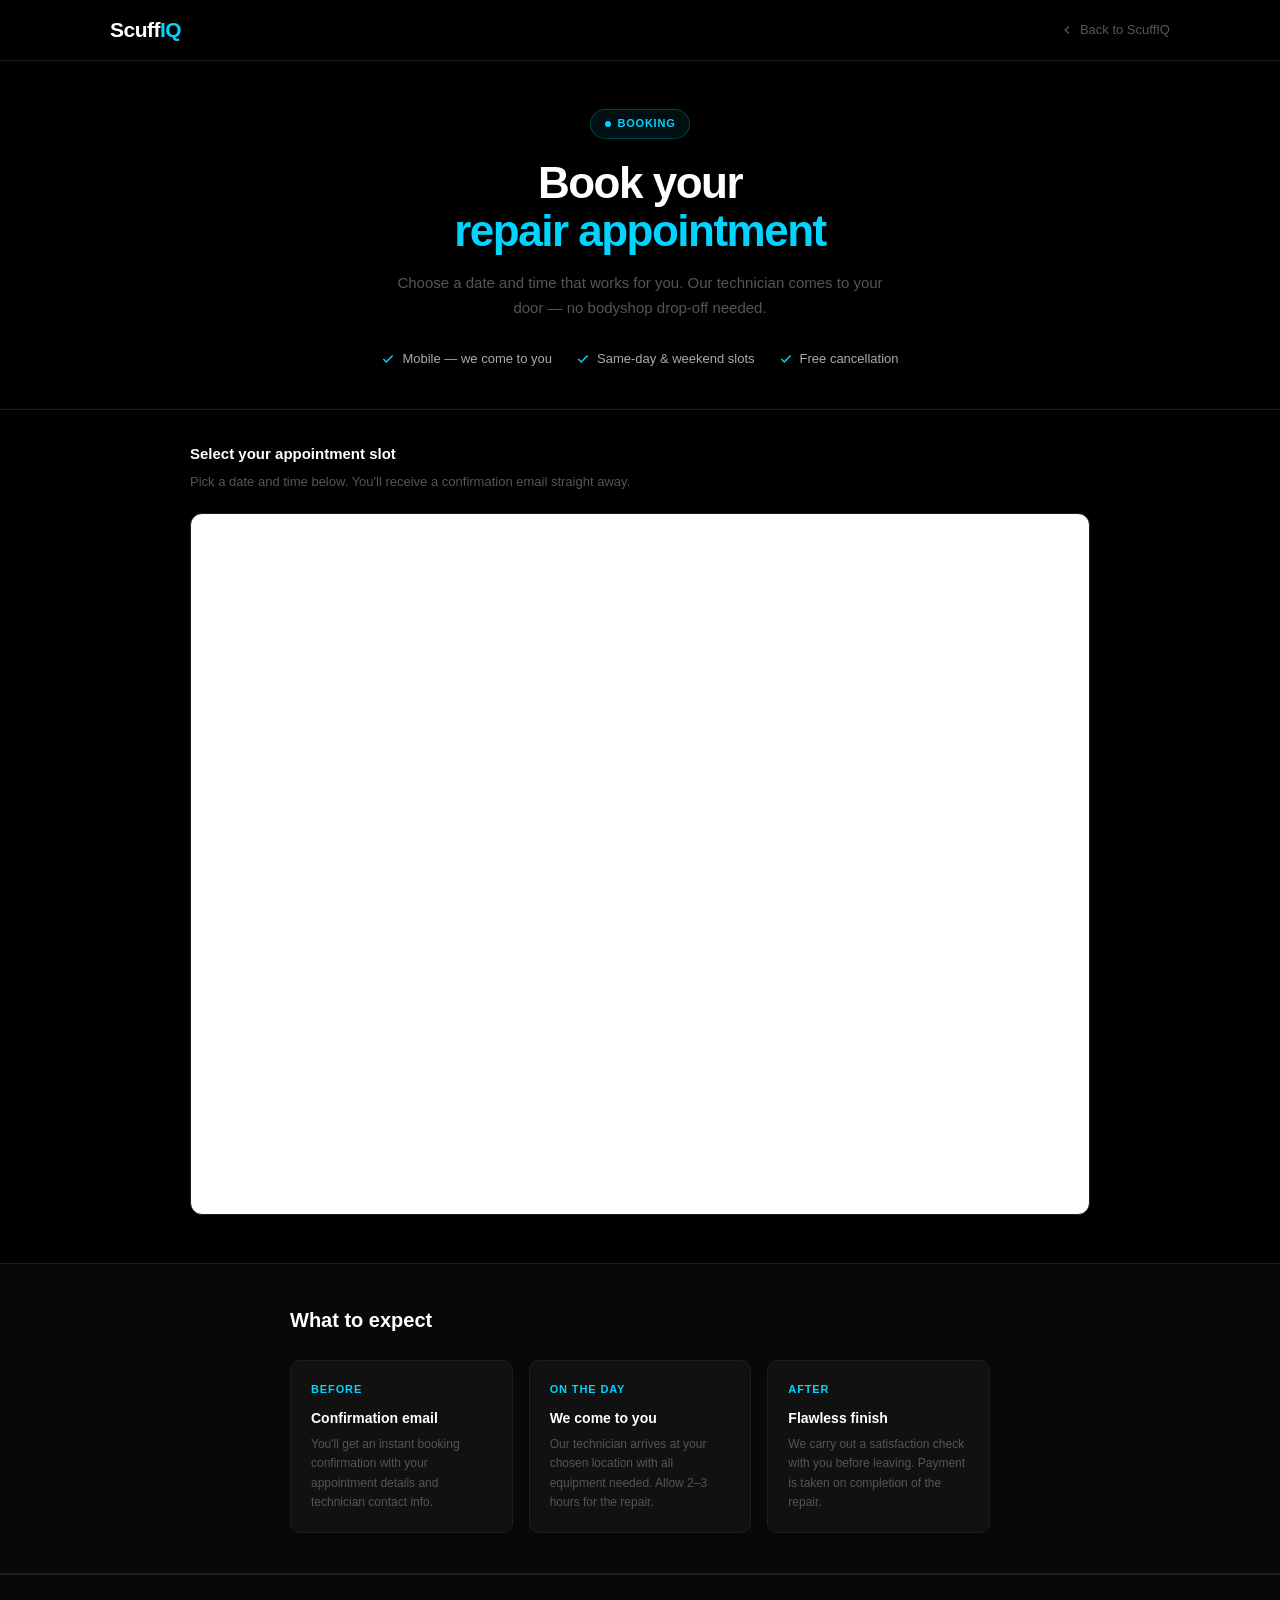
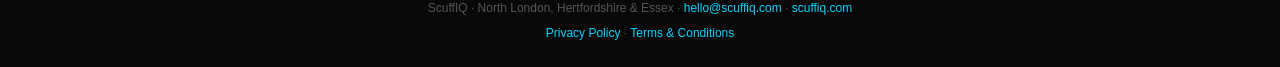
<file: book.html>
<!DOCTYPE html>
<html lang="en">
<head>
<meta charset="UTF-8">
<meta name="viewport" content="width=device-width, initial-scale=1.0">
<title>Book Your Repair — ScuffIQ</title>
<meta name="description" content="Book your ScuffIQ smart repair appointment. Mobile repair service covering North London, Hertfordshire and Essex.">
<link rel="canonical" href="https://www.scuffiq.com/book.html">

<style>
:root{
  --black:#000;--carbon:#080808;--panel:#111;--border:#1e1e1e;
  --grey:#555;--light:#999;--neon:#00D4FF;--neon-dk:#00A3C4;
  --white:#fff;--green:#00d48a;
}
*,*::before,*::after{box-sizing:border-box;margin:0;padding:0;}
html{scroll-behavior:smooth;}
body{background:var(--black);color:var(--white);font-family:-apple-system,BlinkMacSystemFont,'Segoe UI',Helvetica,Arial,sans-serif;font-size:16px;line-height:1.6;-webkit-font-smoothing:antialiased;}
a{color:inherit;text-decoration:none;}

/* NAV */
nav{background:rgba(0,0,0,0.96);border-bottom:1px solid var(--border);padding:0 24px;backdrop-filter:blur(10px);}
.nav-inner{display:flex;align-items:center;justify-content:space-between;height:60px;max-width:1060px;margin:0 auto;}
.nav-logo{font-size:21px;font-weight:700;letter-spacing:-0.5px;}
.nav-logo span{color:var(--neon);}
.nav-back{font-size:13px;color:var(--grey);display:flex;align-items:center;gap:6px;transition:color .2s;}
.nav-back:hover{color:var(--neon);}

/* HERO */
.hero{background:var(--black);border-bottom:1px solid var(--border);padding:48px 24px 40px;}
.hero-inner{max-width:700px;margin:0 auto;text-align:center;}
.hero-badge{display:inline-flex;align-items:center;gap:7px;background:rgba(0,212,255,0.07);border:1px solid rgba(0,212,255,0.25);color:var(--neon);font-size:11px;font-weight:700;letter-spacing:.07em;padding:5px 14px;border-radius:20px;margin-bottom:20px;text-transform:uppercase;}
.hero-badge::before{content:'';width:6px;height:6px;background:var(--neon);border-radius:50%;}
.hero h1{font-size:clamp(28px,5vw,44px);font-weight:700;letter-spacing:-1.5px;line-height:1.1;margin-bottom:14px;}
.hero h1 em{color:var(--neon);font-style:normal;}
.hero-sub{font-size:15px;color:var(--grey);line-height:1.7;max-width:500px;margin:0 auto 28px;}

/* TRUST ROW */
.trust-row{display:flex;align-items:center;justify-content:center;gap:24px;flex-wrap:wrap;margin-bottom:0;}
.trust-item{display:flex;align-items:center;gap:7px;font-size:13px;color:#aaa;}
.trust-item svg{color:var(--neon);}

/* QUOTE SUMMARY */
.summary-bar{background:var(--carbon);border-bottom:1px solid var(--border);padding:16px 24px;}
.summary-inner{max-width:700px;margin:0 auto;}
.summary-label{font-size:10px;font-weight:700;text-transform:uppercase;letter-spacing:.08em;color:var(--grey);margin-bottom:10px;}
.summary-grid{display:grid;grid-template-columns:repeat(4,1fr);gap:12px;}
.summary-field{background:var(--panel);border:1px solid var(--border);border-radius:8px;padding:12px 14px;}
.summary-field .sf-label{font-size:10px;color:var(--grey);font-weight:700;text-transform:uppercase;letter-spacing:.05em;margin-bottom:4px;}
.summary-field .sf-value{font-size:13px;color:var(--white);font-weight:600;}
.summary-field .sf-value.price{color:var(--neon);font-size:16px;}
.summary-hidden{display:none;}

/* CALENDLY SECTION */
.cal-section{padding:32px 24px 48px;}
.cal-inner{max-width:900px;margin:0 auto;}
.cal-heading{font-size:15px;font-weight:700;color:var(--white);margin-bottom:6px;}
.cal-sub{font-size:13px;color:var(--grey);margin-bottom:20px;}
.cal-wrap{background:var(--white);border-radius:12px;overflow:hidden;border:1px solid var(--border);}

/* WHAT TO EXPECT */
.expect{background:var(--carbon);border-top:1px solid var(--border);border-bottom:1px solid var(--border);padding:40px 24px;}
.expect-inner{max-width:700px;margin:0 auto;}
.expect h2{font-size:20px;font-weight:700;margin-bottom:24px;color:var(--white);}
.expect-grid{display:grid;grid-template-columns:repeat(3,1fr);gap:16px;}
.expect-card{background:var(--panel);border:1px solid var(--border);border-radius:10px;padding:20px;}
.expect-num{font-size:11px;font-weight:700;color:var(--neon);text-transform:uppercase;letter-spacing:.08em;margin-bottom:8px;}
.expect-card h3{font-size:14px;font-weight:700;color:var(--white);margin-bottom:6px;}
.expect-card p{font-size:12px;color:var(--grey);line-height:1.6;}

/* FOOTER */
footer{background:var(--carbon);border-top:1px solid var(--border);padding:24px;text-align:center;}
footer p{font-size:12px;color:var(--grey);}
footer a{color:var(--neon);}

@media(max-width:600px){
  .summary-grid{grid-template-columns:1fr 1fr;}
  .expect-grid{grid-template-columns:1fr;}
  .trust-row{gap:14px;}
}
</style>
</head>
<body>

<!-- NAV -->
<nav>
  <div class="nav-inner">
    <a href="/" class="nav-logo">Scuff<span>IQ</span></a>
    <a href="/" class="nav-back">
      <svg width="14" height="14" viewBox="0 0 24 24" fill="none" stroke="currentColor" stroke-width="2.5"><polyline points="15 18 9 12 15 6"/></svg>
      Back to ScuffIQ
    </a>
  </div>
</nav>

<!-- HERO -->
<section class="hero">
  <div class="hero-inner">
    <div class="hero-badge">Booking</div>
    <h1>Book your<br><em>repair appointment</em></h1>
    <p class="hero-sub">Choose a date and time that works for you. Our technician comes to your door — no bodyshop drop-off needed.</p>
    <div class="trust-row">
      <div class="trust-item">
        <svg width="14" height="14" viewBox="0 0 24 24" fill="none" stroke="currentColor" stroke-width="2.5"><polyline points="20 6 9 17 4 12"/></svg>
        Mobile — we come to you
      </div>
      <div class="trust-item">
        <svg width="14" height="14" viewBox="0 0 24 24" fill="none" stroke="currentColor" stroke-width="2.5"><polyline points="20 6 9 17 4 12"/></svg>
        Same-day &amp; weekend slots
      </div>
      <div class="trust-item">
        <svg width="14" height="14" viewBox="0 0 24 24" fill="none" stroke="currentColor" stroke-width="2.5"><polyline points="20 6 9 17 4 12"/></svg>
        Free cancellation
      </div>
    </div>
  </div>
</section>

<!-- QUOTE SUMMARY (populated from URL params) -->
<div class="summary-bar" id="summaryBar">
  <div class="summary-inner">
    <div class="summary-label">Your confirmed quote</div>
    <div class="summary-grid">
      <div class="summary-field">
        <div class="sf-label">Customer</div>
        <div class="sf-value" id="sumName">—</div>
      </div>
      <div class="summary-field">
        <div class="sf-label">Vehicle</div>
        <div class="sf-value" id="sumVehicle">—</div>
      </div>
      <div class="summary-field">
        <div class="sf-label">Service</div>
        <div class="sf-value" id="sumService">—</div>
      </div>
      <div class="summary-field">
        <div class="sf-label">Confirmed price</div>
        <div class="sf-value price" id="sumPrice">—</div>
      </div>
    </div>
  </div>
</div>

<!-- CALENDLY EMBED -->
<section class="cal-section">
  <div class="cal-inner">
    <div class="cal-heading">Select your appointment slot</div>
    <p class="cal-sub">Pick a date and time below. You'll receive a confirmation email straight away.</p>
    <div class="cal-wrap">
      <div
        class="calendly-inline-widget"
        data-url="https://calendly.com/gunny8891/30min?hide_gdpr_banner=1&background_color=ffffff&text_color=111111&primary_color=00d4ff"
        style="min-width:320px;height:700px;">
      </div>
    </div>
  </div>
</section>

<!-- WHAT TO EXPECT -->
<section class="expect">
  <div class="expect-inner">
    <h2>What to expect</h2>
    <div class="expect-grid">
      <div class="expect-card">
        <div class="expect-num">Before</div>
        <h3>Confirmation email</h3>
        <p>You'll get an instant booking confirmation with your appointment details and technician contact info.</p>
      </div>
      <div class="expect-card">
        <div class="expect-num">On the day</div>
        <h3>We come to you</h3>
        <p>Our technician arrives at your chosen location with all equipment needed. Allow 2–3 hours for the repair.</p>
      </div>
      <div class="expect-card">
        <div class="expect-num">After</div>
        <h3>Flawless finish</h3>
        <p>We carry out a satisfaction check with you before leaving. Payment is taken on completion of the repair.</p>
      </div>
    </div>
  </div>
</section>

<!-- FOOTER -->
<footer>
  <p>ScuffIQ &middot; North London, Hertfordshire &amp; Essex &middot; <a href="mailto:hello@scuffiq.com">hello@scuffiq.com</a> &middot; <a href="/">scuffiq.com</a></p>
  <p style="margin-top:6px;"><a href="/privacy.html">Privacy Policy</a> &middot; <a href="/terms.html">Terms &amp; Conditions</a></p>
</footer>

<!-- Calendly widget script -->
<script src="https://assets.calendly.com/assets/external/widget.js" async></script>

<script>
// Populate quote summary from URL params if present
(function() {
  const params = new URLSearchParams(window.location.search);
  const name     = params.get('name');
  const vehicle  = params.get('vehicle');
  const service  = params.get('service');
  const price    = params.get('price');
  const calendly = params.get('calendly');

  if (name || vehicle || service || price) {
    if (name)    document.getElementById('sumName').textContent    = name;
    if (vehicle) document.getElementById('sumVehicle').textContent = vehicle;
    if (service) document.getElementById('sumService').textContent = service;
    if (price)   document.getElementById('sumPrice').textContent   = price;
  } else {
    document.getElementById('summaryBar').style.display = 'none';
  }

  // Use technician-specific Calendly link if provided
  if (calendly) {
    const widget = document.querySelector('.calendly-inline-widget');
    if (widget) {
      const baseUrl = decodeURIComponent(calendly);
      widget.setAttribute(
        'data-url',
        baseUrl + '?hide_gdpr_banner=1&background_color=ffffff&text_color=111111&primary_color=00d4ff'
      );
    }
  }
})();
</script>

</body>
</html>
</file>
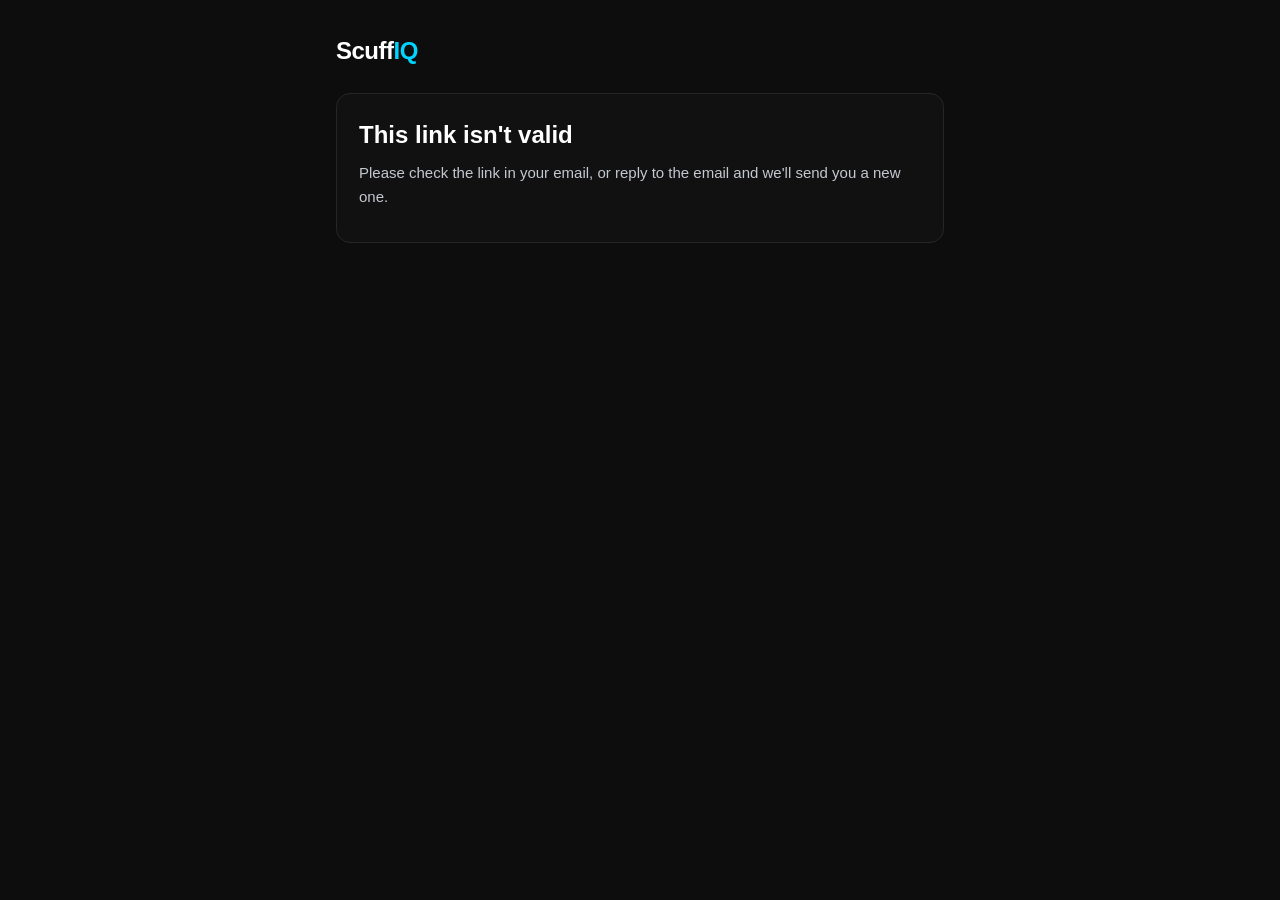
<file: booking.html>
<!doctype html>
<html lang="en">
<head>
<meta charset="utf-8">
<meta name="viewport" content="width=device-width, initial-scale=1">
<meta name="robots" content="noindex">
<title>Book your repair | ScuffIQ</title>
<style>
  :root { --bg:#0d0d0d; --panel:#111; --border:#262626; --neon:#00d4ff; --white:#fff; --grey:#8a9099; --red:#ff6b6b; --green:#2ecc71; }
  * { box-sizing: border-box; }
  body { margin:0; background:var(--bg); color:var(--white); font-family:-apple-system,BlinkMacSystemFont,'Segoe UI',Arial,sans-serif; line-height:1.55; }
  .wrap { max-width:640px; margin:0 auto; padding:24px 16px 56px; }
  .brand { font-size:24px; font-weight:800; letter-spacing:-.5px; margin:8px 0 24px; }
  .brand span { color:var(--neon); }
  .card { background:var(--panel); border:1px solid var(--border); border-radius:14px; padding:22px; margin-bottom:18px; }
  h1 { font-size:24px; margin:0 0 8px; }
  h2 { font-size:17px; margin:0 0 12px; }
  p { margin:0 0 12px; color:#c4c8cf; font-size:15px; }
  .muted { color:var(--grey); font-size:13px; }
  .summary { display:grid; grid-template-columns:1fr 1fr; gap:10px; margin:14px 0; font-size:14px; }
  .summary div { background:#0a0a0a; border:1px solid var(--border); border-radius:10px; padding:10px 12px; }
  .summary strong { display:block; color:var(--grey); font-size:11px; text-transform:uppercase; letter-spacing:.06em; margin-bottom:2px; font-weight:700; }
  .deposit { border:2px solid var(--neon); border-radius:12px; padding:16px; text-align:center; margin:16px 0; background:#001a20; }
  .deposit .amount { font-size:34px; font-weight:800; color:var(--neon); }
  .day { border-top:1px solid var(--border); padding:12px 0; }
  .day:first-child { border-top:0; padding-top:0; }
  .day-label { font-weight:700; margin-bottom:8px; }
  .slot-btn { display:inline-block; margin:0 8px 8px 0; padding:10px 16px; border:1px solid var(--neon); border-radius:999px; background:transparent; color:var(--neon); font-size:14px; font-weight:700; cursor:pointer; }
  .slot-btn.selected { background:var(--neon); color:#000; }
  button.primary { width:100%; padding:14px; border:0; border-radius:10px; background:var(--neon); color:#000; font-size:16px; font-weight:800; cursor:pointer; margin-top:10px; }
  button.primary:disabled { opacity:.5; cursor:not-allowed; }
  label { display:block; font-size:11px; font-weight:700; text-transform:uppercase; letter-spacing:.06em; color:var(--grey); margin:12px 0 6px; }
  input, textarea, select { width:100%; background:#0a0a0a; border:1px solid var(--border); border-radius:9px; padding:11px 12px; color:var(--white); font-size:15px; font-family:inherit; }
  textarea { min-height:80px; resize:vertical; }
  .radio-row { display:flex; gap:14px; flex-wrap:wrap; font-size:14px; }
  .radio-row label { text-transform:none; letter-spacing:0; font-size:14px; color:var(--white); font-weight:600; margin:0; display:flex; gap:6px; align-items:center; }
  .notice { border-radius:10px; padding:12px 14px; font-size:14px; margin-bottom:16px; }
  .notice.ok { background:#0a2216; border:1px solid #1d5c36; color:#bff0d2; }
  .notice.err { background:#2a1212; border:1px solid #5c2424; color:#ffc4c4; }
  .notice.info { background:#001a20; border:1px solid #003d5c; color:#bfe9f5; }
  .hidden { display:none !important; }
  .loader { color:var(--grey); text-align:center; padding:40px 0; }
  @media (max-width:520px) { .summary { grid-template-columns:1fr; } }
</style>
</head>
<body>
<div class="wrap">
  <div class="brand">Scuff<span>IQ</span></div>

  <div id="notice" class="notice hidden" role="status"></div>

  <div id="loading" class="loader">Loading your booking…</div>

  <div id="invalid" class="card hidden">
    <h1>This link isn't valid</h1>
    <p>Please check the link in your email, or reply to the email and we'll send you a new one.</p>
  </div>

  <div id="main" class="hidden">
    <div class="card">
      <h1>Book your repair</h1>
      <p>Pick a time that suits you. We'll confirm your appointment by email.</p>
      <div class="summary">
        <div><strong>Vehicle</strong><span id="vehicle"></span></div>
        <div><strong>Service</strong><span id="service"></span></div>
      </div>
      <div id="depositBox" class="deposit hidden">
        <div class="muted">Deposit to secure your slot</div>
        <div class="amount" id="depositAmount"></div>
        <div class="muted">Paid now by card. Taken off your final bill. The balance is due when the repair is complete.</div>
      </div>
    </div>

    <div class="card" id="slotsCard">
      <h2>Available times</h2>
      <div id="slotList"></div>
      <div id="noSlots" class="muted hidden">No times are open right now. Use the request option below, or reply to our email.</div>

      <div id="bookForm" class="hidden">
        <label for="phone">Mobile number</label>
        <input id="phone" type="tel" autocomplete="tel" placeholder="07700 900000">
        <label for="address">Full address, including postcode</label>
        <textarea id="address" rows="2" autocomplete="street-address" placeholder="e.g. 12 High Street, Croydon, CR0 1AB"></textarea>
        <label style="display:flex;gap:10px;align-items:flex-start;text-transform:none;letter-spacing:0;font-size:14px;color:var(--white);font-weight:600;margin:14px 0 4px;cursor:pointer;">
          <input id="parking" type="checkbox" style="width:auto;margin-top:3px;">
          <span>I confirm there is parking available at this address for the technician, with no restrictions.</span>
        </label>
        <button id="payBtn" class="primary" type="button" disabled>Pay deposit and book</button>
        <p class="muted" style="margin-top:10px;">You'll pay securely on Stripe. Cancel or reschedule free with 48 hours' notice. <a href="terms.html" style="color:var(--neon);">Read our terms</a>.</p>
      </div>
    </div>

    <div class="card">
      <h2>Need a different date?</h2>
      <p class="muted">If none of the times above suit you, ask for a date. We'll check with your technician and confirm by email. No payment is taken for date requests.</p>
      <label for="reqDate">Preferred date</label>
      <input id="reqDate" type="date">
      <label>Time of day</label>
      <div class="radio-row">
        <label><input type="radio" name="reqPeriod" value="am"> Morning</label>
        <label><input type="radio" name="reqPeriod" value="pm"> Afternoon</label>
        <label><input type="radio" name="reqPeriod" value="" checked> Any time</label>
      </div>
      <label for="reqNote">Anything we should know (optional)</label>
      <textarea id="reqNote" maxlength="500"></textarea>
      <button id="requestBtn" class="primary" type="button">Send date request</button>
    </div>
  </div>
</div>

<script>
const API = "https://plain-math-71e8scuffiq-api.gunny8891.workers.dev";
const params = new URLSearchParams(window.location.search);
const token = params.get("t") || "";

let state = { slots: [], selectedSlot: null, depositPence: null };

function $(id) { return document.getElementById(id); }

function showNotice(text, kind) {
  const el = $("notice");
  el.textContent = text;
  el.className = "notice " + kind;
}

async function post(path, body) {
  const res = await fetch(API + path, {
    method: "POST",
    headers: { "Content-Type": "application/json" },
    body: JSON.stringify(body),
  });
  const data = await res.json().catch(() => ({ success: false, error: "Something went wrong." }));
  return { ok: res.ok, data };
}

function formatDate(isoDate) {
  const [y, m, d] = isoDate.split("-").map(Number);
  return new Date(y, m - 1, d).toLocaleDateString("en-GB", { weekday: "long", day: "numeric", month: "long" });
}

function formatMoney(pence) {
  return "£" + (pence / 100).toFixed(2);
}

function renderSlots() {
  const list = $("slotList");
  list.innerHTML = "";
  if (!state.slots.length) {
    $("noSlots").classList.remove("hidden");
    return;
  }
  $("noSlots").classList.add("hidden");

  const byDate = new Map();
  for (const s of state.slots) {
    if (!byDate.has(s.slot_date)) byDate.set(s.slot_date, []);
    byDate.get(s.slot_date).push(s);
  }

  for (const [date, daySlots] of byDate) {
    const day = document.createElement("div");
    day.className = "day";
    const label = document.createElement("div");
    label.className = "day-label";
    label.textContent = formatDate(date);
    day.appendChild(label);

    for (const s of daySlots) {
      const btn = document.createElement("button");
      btn.type = "button";
      btn.className = "slot-btn" + (state.selectedSlot === s.id ? " selected" : "");
      btn.textContent = s.period === "am" ? "Morning" : "Afternoon";
      btn.addEventListener("click", () => {
        state.selectedSlot = s.id;
        renderSlots();
        $("payBtn").disabled = false;
      });
      day.appendChild(btn);
    }
    list.appendChild(day);
  }
}

async function loadBooking() {
  if (!token) {
    $("loading").classList.add("hidden");
    $("invalid").classList.remove("hidden");
    return;
  }

  const { ok, data } = await post("/booking-slots", { token });
  $("loading").classList.add("hidden");

  if (!ok || !data.success) {
    $("invalid").classList.remove("hidden");
    return;
  }

  $("main").classList.remove("hidden");
  $("vehicle").textContent = data.vehicle || "—";
  $("service").textContent = data.service || "—";
  state.slots = data.slots || [];
  state.depositPence = data.deposit_pence;

  if (state.depositPence === null) {
    showNotice("The price for your repair isn't confirmed yet, so online booking isn't available. Please reply to our email.", "err");
    $("slotsCard").classList.add("hidden");
    return;
  }

  $("depositAmount").textContent = formatMoney(state.depositPence);
  $("depositBox").classList.remove("hidden");
  $("bookForm").classList.remove("hidden");
  renderSlots();

  if (params.get("paid") === "1") {
    showNotice("Thanks. Your deposit has been received. We'll email you your confirmed appointment.", "ok");
  } else if (params.get("cancelled") === "1") {
    showNotice("Your payment was cancelled, so the time wasn't booked. You can pick a time again below.", "info");
  }
}

$("payBtn").addEventListener("click", async () => {
  if (!state.selectedSlot) return;
  const btn = $("payBtn");
  const address = $("address").value.trim();
  if (address.length < 10) {
    showNotice("Please enter your full address, including the postcode.", "err");
    $("address").focus();
    return;
  }
  if (!$("parking").checked) {
    showNotice("Please confirm that parking is available at this address, with no restrictions.", "err");
    $("parking").focus();
    return;
  }
  btn.disabled = true;
  btn.textContent = "Taking you to payment…";
  const { data } = await post("/booking-checkout", {
    token,
    slot_id: state.selectedSlot,
    customer_phone: $("phone").value.trim(),
    address,
    parking_confirmed: $("parking").checked,
  });
  if (data.success && data.url) {
    window.location.href = data.url;
    return;
  }
  showNotice(data.error || "We couldn't start the payment. Please try again.", "err");
  btn.disabled = false;
  btn.textContent = "Pay deposit and book";
  if (data.error && data.error.includes("taken")) {
    state.selectedSlot = null;
    const { data: fresh } = await post("/booking-slots", { token });
    state.slots = fresh.slots || [];
    renderSlots();
  }
});

$("requestBtn").addEventListener("click", async () => {
  const date = $("reqDate").value;
  const period = document.querySelector('input[name="reqPeriod"]:checked').value;
  if (!date) return showNotice("Please choose a date to request.", "err");

  const btn = $("requestBtn");
  btn.disabled = true;
  const { data } = await post("/booking-request", {
    token,
    requested_date: date,
    period,
    note: $("reqNote").value.trim(),
  });
  btn.disabled = false;

  if (data.success) {
    showNotice("Thanks. We've received your date request and will confirm by email. No payment has been taken.", "ok");
    $("reqDate").value = "";
    $("reqNote").value = "";
  } else {
    showNotice(data.error || "We couldn't send your request. Please try again.", "err");
  }
});

loadBooking();
</script>
</body>
</html>
</file>
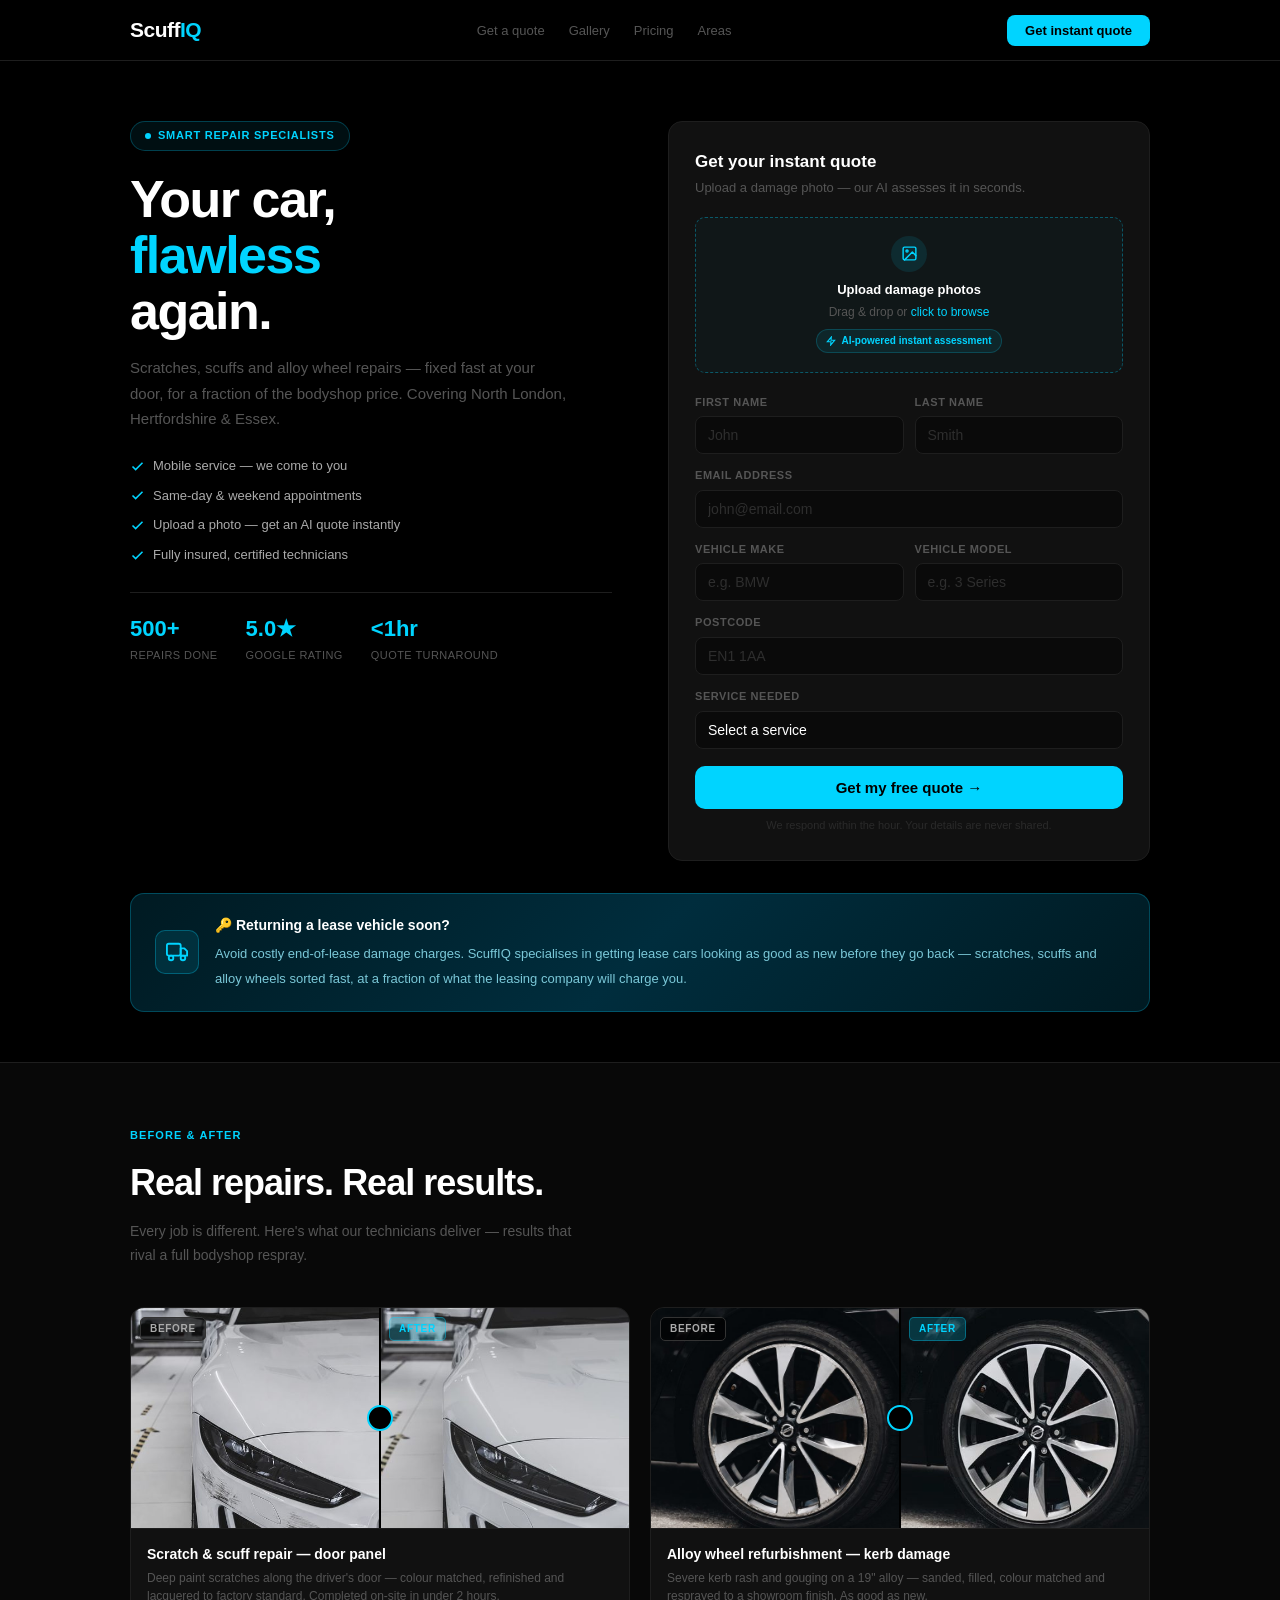
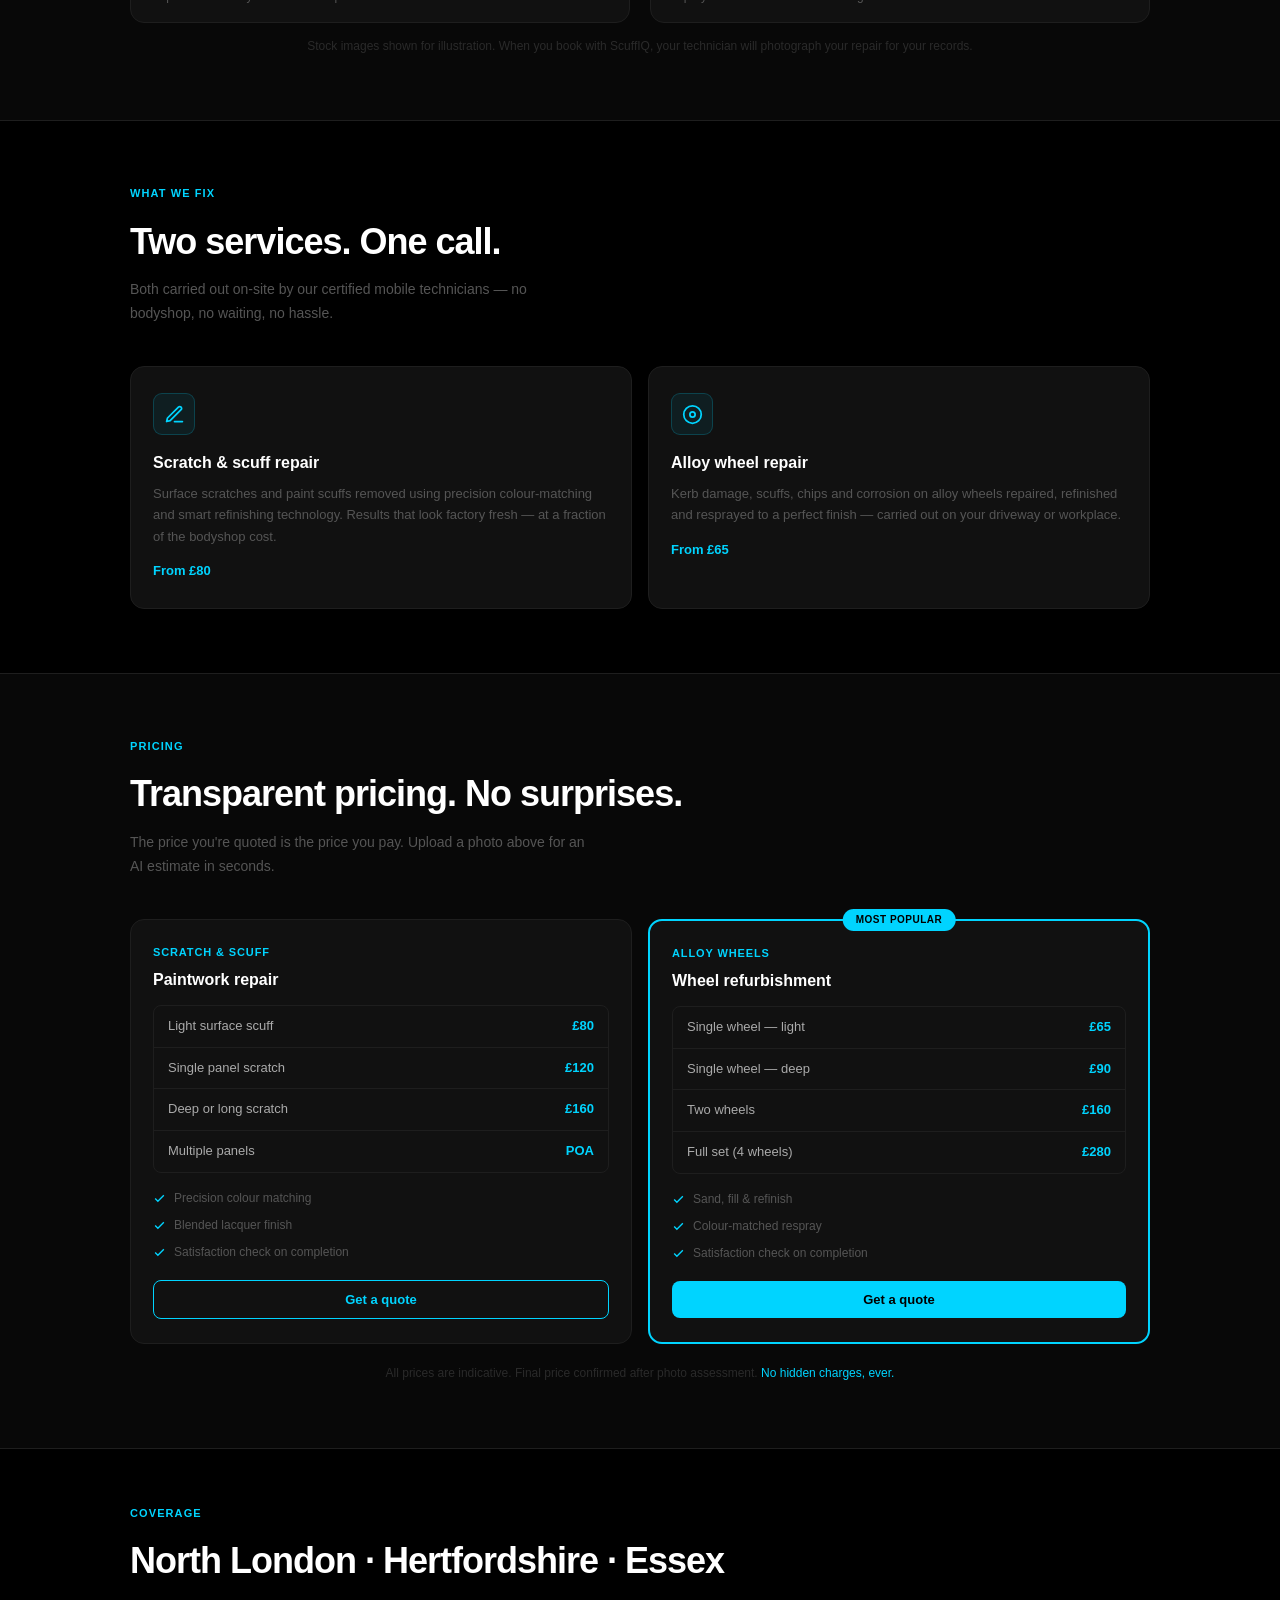
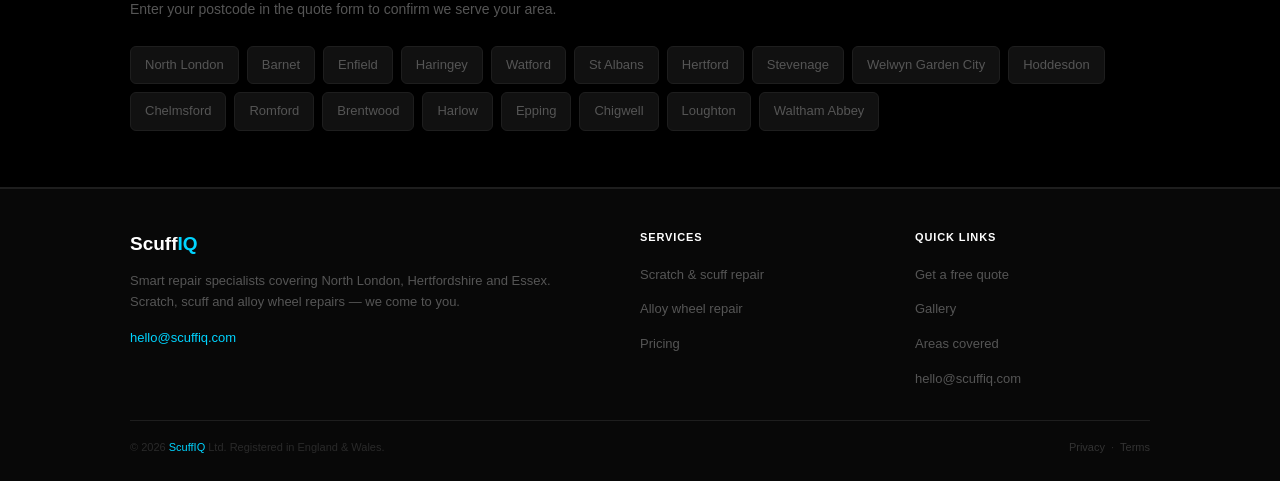
<file: index.html.html>
<!DOCTYPE html>
<html lang="en">
<head>
<meta charset="UTF-8">
<meta name="viewport" content="width=device-width, initial-scale=1.0">
<title>ScuffIQ — Smart Repair Specialists | North London, Hertfordshire & Essex</title>
<meta name="description" content="ScuffIQ offers expert scratch, scuff and alloy wheel smart repair across North London, Hertfordshire and Essex. Upload a photo for an instant AI quote.">
<style>
:root{
  --black:#000;--carbon:#080808;--panel:#111;--border:#1e1e1e;
  --grey:#555;--light:#999;--neon:#00D4FF;--neon-dk:#00A3C4;
  --white:#fff;--rad:10px;--rad-lg:14px;
}
*,*::before,*::after{box-sizing:border-box;margin:0;padding:0;}
html{scroll-behavior:smooth;}
body{background:var(--black);color:var(--white);font-family:-apple-system,BlinkMacSystemFont,'Segoe UI',Helvetica,Arial,sans-serif;font-size:16px;line-height:1.6;-webkit-font-smoothing:antialiased;}
a{color:inherit;text-decoration:none;}
img{max-width:100%;display:block;}
.container{max-width:1060px;margin:0 auto;padding:0 20px;}

/* NAV */
nav{position:sticky;top:0;z-index:100;background:rgba(0,0,0,0.96);border-bottom:1px solid var(--border);backdrop-filter:blur(10px);}
.nav-inner{display:flex;align-items:center;justify-content:space-between;height:60px;}
.nav-logo{font-size:21px;font-weight:700;letter-spacing:-0.5px;}
.nav-logo span{color:var(--neon);}
.nav-links{display:flex;align-items:center;gap:24px;list-style:none;}
.nav-links a{font-size:13px;color:var(--grey);transition:color .2s;}
.nav-links a:hover{color:var(--white);}
.nav-cta{background:var(--neon);color:var(--black);border:none;border-radius:8px;padding:8px 18px;font-size:13px;font-weight:700;cursor:pointer;}
.hamburger{display:none;flex-direction:column;gap:5px;cursor:pointer;background:none;border:none;padding:4px;}
.hamburger span{display:block;width:22px;height:2px;background:var(--white);border-radius:2px;}
.mob-menu{display:none;flex-direction:column;background:var(--carbon);border-bottom:1px solid var(--border);padding:14px 20px;}
.mob-menu.open{display:flex;}
.mob-menu a{font-size:15px;color:var(--grey);padding:11px 0;border-bottom:1px solid var(--border);}
.mob-menu a:last-child{border-bottom:none;}
.mob-cta{margin-top:12px;background:var(--neon);color:var(--black);font-weight:700;padding:13px;border-radius:8px;text-align:center;font-size:15px;display:block;}

/* HERO */
.hero{background:var(--black);padding:60px 0 50px;border-bottom:1px solid var(--border);}
.hero-inner{display:grid;grid-template-columns:1fr 1fr;gap:56px;align-items:start;}
.hero-badge{display:inline-flex;align-items:center;gap:7px;background:rgba(0,212,255,0.07);border:1px solid rgba(0,212,255,0.25);color:var(--neon);font-size:11px;font-weight:700;letter-spacing:.07em;padding:5px 14px;border-radius:20px;margin-bottom:20px;text-transform:uppercase;}
.hero-badge::before{content:'';width:6px;height:6px;background:var(--neon);border-radius:50%;flex-shrink:0;}
.hero h1{font-size:clamp(32px,5vw,52px);font-weight:700;letter-spacing:-1.5px;line-height:1.08;margin-bottom:16px;}
.hero h1 em{color:var(--neon);font-style:normal;}
.hero-sub{font-size:15px;color:var(--grey);line-height:1.7;margin-bottom:24px;max-width:440px;}
.hero-trust{display:flex;flex-direction:column;gap:9px;margin-bottom:26px;}
.trust-row{display:flex;align-items:center;gap:8px;font-size:13px;color:#aaa;}
.trust-row svg{color:var(--neon);flex-shrink:0;}
.hero-stats{display:flex;gap:28px;padding-top:18px;border-top:1px solid var(--border);}
.h-stat .num{font-size:22px;font-weight:700;color:var(--neon);}
.h-stat .lbl{font-size:11px;color:var(--grey);margin-top:1px;text-transform:uppercase;letter-spacing:.04em;}

/* LEASE BANNER */
.lease-banner{background:linear-gradient(135deg,#001a22 0%,#002d3d 50%,#001a22 100%);border:1px solid rgba(0,212,255,0.25);border-radius:var(--rad-lg);padding:20px 24px;margin-bottom:0;display:flex;align-items:center;gap:16px;}
.lease-icon{width:44px;height:44px;background:rgba(0,212,255,0.1);border:1px solid rgba(0,212,255,0.3);border-radius:10px;display:flex;align-items:center;justify-content:center;flex-shrink:0;}
.lease-icon svg{color:var(--neon);width:22px;height:22px;}
.lease-text strong{display:block;font-size:14px;font-weight:700;color:var(--white);margin-bottom:3px;}
.lease-text span{font-size:13px;color:#7ac8d8;line-height:1.5;}

/* QUOTE FORM */
.quote-box{background:var(--panel);border:1px solid var(--border);border-radius:var(--rad-lg);padding:26px;}
.quote-box h3{font-size:17px;font-weight:700;color:var(--white);margin-bottom:3px;}
.qsub{font-size:13px;color:var(--grey);margin-bottom:18px;}
.fg{margin-bottom:13px;}
.fg label{display:block;font-size:11px;font-weight:700;color:var(--grey);text-transform:uppercase;letter-spacing:.05em;margin-bottom:5px;}
.fg input,.fg select,.fg textarea{width:100%;background:#0a0a0a;border:1px solid var(--border);border-radius:8px;padding:10px 12px;font-size:14px;color:var(--white);font-family:inherit;outline:none;transition:border-color .2s;appearance:none;}
.fg input:focus,.fg select:focus,.fg textarea:focus{border-color:var(--neon);}
.fg textarea{resize:vertical;min-height:68px;}
.fg-row{display:grid;grid-template-columns:1fr 1fr;gap:11px;}
.photo-upload{border:1.5px dashed rgba(0,212,255,0.35);border-radius:10px;background:rgba(0,212,255,0.03);padding:18px;text-align:center;cursor:pointer;transition:border-color .2s,background .2s;position:relative;margin-bottom:13px;}
.photo-upload:hover{border-color:var(--neon);background:rgba(0,212,255,0.06);}
.photo-upload input[type=file]{position:absolute;inset:0;opacity:0;cursor:pointer;width:100%;height:100%;}
.upload-icon{width:36px;height:36px;background:rgba(0,212,255,0.1);border-radius:50%;display:flex;align-items:center;justify-content:center;margin:0 auto 8px;}
.upload-icon svg{color:var(--neon);width:17px;height:17px;}
.upload-title{font-size:13px;font-weight:600;color:var(--white);margin-bottom:2px;}
.upload-hint{font-size:12px;color:var(--grey);}
.upload-hint span{color:var(--neon);}
.ai-badge{display:inline-flex;align-items:center;gap:5px;background:rgba(0,212,255,0.08);border:1px solid rgba(0,212,255,0.2);color:var(--neon);font-size:10px;font-weight:600;padding:3px 9px;border-radius:20px;margin-top:7px;}
#preview-strip{display:flex;gap:8px;flex-wrap:wrap;margin-bottom:8px;}
.preview-thumb{width:60px;height:60px;border-radius:6px;object-fit:cover;border:1px solid var(--neon);}
#ai-result{display:none;margin-bottom:12px;background:#040d0f;border:1px solid rgba(0,212,255,0.25);border-radius:9px;padding:14px;}
#ai-result h4{font-size:13px;font-weight:700;color:var(--neon);margin-bottom:5px;}
#ai-result p{font-size:13px;color:#aaa;line-height:1.6;}
.ai-loading{display:flex;align-items:center;gap:9px;font-size:13px;color:var(--neon);}
.spinner{width:15px;height:15px;border:2px solid rgba(0,212,255,0.2);border-top-color:var(--neon);border-radius:50%;animation:spin .7s linear infinite;flex-shrink:0;}
@keyframes spin{to{transform:rotate(360deg);}}
.submit-btn{width:100%;background:var(--neon);color:var(--black);border:none;border-radius:10px;padding:13px;font-size:15px;font-weight:700;cursor:pointer;transition:background .2s;margin-top:4px;}
.submit-btn:hover{background:var(--neon-dk);}
.form-note{font-size:11px;color:#2a2a2a;text-align:center;margin-top:8px;}

/* GALLERY */
.gallery{background:var(--carbon);padding:64px 0;border-bottom:1px solid var(--border);}
.eyebrow{font-size:11px;font-weight:700;letter-spacing:.1em;text-transform:uppercase;color:var(--neon);margin-bottom:10px;}
.sec-title{font-size:clamp(24px,3.5vw,36px);font-weight:700;letter-spacing:-1px;color:var(--white);margin-bottom:8px;}
.sec-sub{font-size:14px;color:var(--grey);max-width:460px;margin-bottom:40px;line-height:1.7;}
.gallery-grid{display:grid;grid-template-columns:repeat(2,1fr);gap:20px;}
.ba-card{background:var(--panel);border:1px solid var(--border);border-radius:var(--rad-lg);overflow:hidden;transition:border-color .2s;}
.ba-card:hover{border-color:rgba(0,212,255,0.4);}
.ba-visual{display:grid;grid-template-columns:1fr 1fr;height:220px;position:relative;}
.ba-side{position:relative;overflow:hidden;}
.ba-side img{width:100%;height:100%;object-fit:cover;display:block;}
.ba-lbl{position:absolute;top:9px;left:9px;font-size:10px;font-weight:700;letter-spacing:.07em;text-transform:uppercase;padding:3px 9px;border-radius:5px;z-index:2;}
.lbl-before{background:rgba(0,0,0,0.65);color:#aaa;border:1px solid #333;}
.lbl-after{background:rgba(0,212,255,0.2);color:var(--neon);border:1px solid rgba(0,212,255,0.35);}
.ba-divider{position:absolute;left:50%;top:0;bottom:0;width:2px;background:#000;z-index:3;transform:translateX(-50%);}
.ba-divider::after{content:'';position:absolute;top:50%;left:50%;transform:translate(-50%,-50%);width:26px;height:26px;background:#000;border:2px solid var(--neon);border-radius:50%;}
.ba-info{padding:14px 16px 16px;border-top:1px solid var(--border);}
.ba-title{font-size:14px;font-weight:700;color:var(--white);margin-bottom:3px;}
.ba-desc{font-size:12px;color:var(--grey);line-height:1.55;}

/* SERVICES */
.services{background:var(--black);padding:64px 0;border-bottom:1px solid var(--border);}
.svc-grid{display:grid;grid-template-columns:1fr 1fr;gap:16px;}
.svc-card{background:var(--panel);border:1px solid var(--border);border-radius:var(--rad-lg);padding:26px 22px;transition:border-color .2s;}
.svc-card:hover{border-color:rgba(0,212,255,0.4);}
.svc-icon{width:42px;height:42px;background:rgba(0,212,255,0.07);border:1px solid rgba(0,212,255,0.2);border-radius:9px;display:flex;align-items:center;justify-content:center;margin-bottom:15px;}
.svc-icon svg{color:var(--neon);width:21px;height:21px;}
.svc-card h3{font-size:16px;font-weight:700;color:var(--white);margin-bottom:7px;}
.svc-card p{font-size:13px;color:var(--grey);line-height:1.65;margin-bottom:14px;}
.svc-from{font-size:13px;color:var(--neon);font-weight:700;}

/* PRICING */
.pricing{background:var(--carbon);padding:64px 0;border-bottom:1px solid var(--border);}
.price-grid{display:grid;grid-template-columns:1fr 1fr;gap:16px;}
.price-card{background:var(--panel);border:1px solid var(--border);border-radius:var(--rad-lg);padding:24px 22px;position:relative;transition:border-color .2s;}
.price-card:hover{border-color:rgba(0,212,255,0.4);}
.price-card.hot{border:2px solid var(--neon);}
.hot-badge{position:absolute;top:-12px;left:50%;transform:translateX(-50%);background:var(--neon);color:var(--black);font-size:10px;font-weight:700;letter-spacing:.05em;padding:3px 13px;border-radius:20px;white-space:nowrap;text-transform:uppercase;}
.price-tag{font-size:11px;font-weight:700;letter-spacing:.08em;text-transform:uppercase;color:var(--neon);margin-bottom:6px;}
.price-card h3{font-size:16px;font-weight:700;color:var(--white);margin-bottom:12px;}
.price-tiers{border:1px solid var(--border);border-radius:8px;overflow:hidden;margin-bottom:16px;}
.pt-row{display:flex;justify-content:space-between;padding:10px 14px;border-bottom:1px solid var(--border);font-size:13px;}
.pt-row:last-child{border-bottom:none;}
.pt-name{color:#aaa;}
.pt-price{color:var(--neon);font-weight:700;}
.price-incl{display:flex;flex-direction:column;gap:8px;margin-bottom:18px;}
.pi{display:flex;align-items:center;gap:8px;font-size:12px;color:var(--grey);}
.pi svg{color:var(--neon);width:13px;height:13px;flex-shrink:0;}
.price-btn{display:block;width:100%;text-align:center;padding:11px;border-radius:8px;font-size:13px;font-weight:700;cursor:pointer;border:none;transition:background .2s;}
.pb-outline{background:transparent;color:var(--neon);border:1px solid var(--neon);}
.pb-outline:hover{background:rgba(0,212,255,0.07);}
.pb-solid{background:var(--neon);color:var(--black);}
.pb-solid:hover{background:var(--neon-dk);}
.price-note{text-align:center;font-size:12px;color:#2a2a2a;margin-top:20px;}
.price-note span{color:var(--neon);}

/* AREAS */
.areas{background:var(--black);padding:56px 0;border-bottom:1px solid var(--border);}
.areas-pills{display:flex;flex-wrap:wrap;gap:8px;margin-top:24px;}
.pill{background:var(--panel);border:1px solid var(--border);border-radius:6px;padding:8px 14px;font-size:13px;color:var(--grey);transition:border-color .2s,color .2s;cursor:default;}
.pill:hover{border-color:var(--neon);color:var(--neon);}

/* FOOTER */
footer{background:var(--carbon);border-top:1px solid var(--border);padding:40px 0 24px;}
.footer-grid{display:grid;grid-template-columns:2fr 1fr 1fr;gap:40px;padding-bottom:30px;border-bottom:1px solid var(--border);}
.f-logo{font-size:19px;font-weight:700;color:var(--white);margin-bottom:10px;}
.f-logo span{color:var(--neon);}
.f-desc{font-size:13px;color:var(--grey);line-height:1.65;margin-bottom:12px;}
.f-email{font-size:13px;color:var(--neon);}
.f-col h4{font-size:11px;font-weight:700;text-transform:uppercase;letter-spacing:.08em;color:var(--white);margin-bottom:14px;}
.f-col ul{list-style:none;display:flex;flex-direction:column;gap:9px;}
.f-col ul li a{font-size:13px;color:var(--grey);transition:color .2s;}
.f-col ul li a:hover{color:var(--neon);}
.footer-bottom{display:flex;justify-content:space-between;align-items:center;padding-top:18px;flex-wrap:wrap;gap:10px;}
.footer-bottom p{font-size:11px;color:#2a2a2a;}
.footer-bottom p span{color:var(--neon);}

/* RESPONSIVE */
@media(max-width:860px){
  .hero-inner{grid-template-columns:1fr;gap:32px;}
  .svc-grid{grid-template-columns:1fr;}
  .price-grid{grid-template-columns:1fr;max-width:440px;margin:0 auto;}
  .gallery-grid{grid-template-columns:1fr;}
  .footer-grid{grid-template-columns:1fr 1fr;}
}
@media(max-width:580px){
  .nav-links,.nav-cta{display:none;}
  .hamburger{display:flex;}
  .hero{padding:36px 0 32px;}
  .fg-row{grid-template-columns:1fr;}
  .footer-grid{grid-template-columns:1fr;}
  .footer-bottom{flex-direction:column;text-align:center;}
  .lease-banner{flex-direction:column;text-align:center;}
}
select option{background:#1a1a1a;color:#fff;}
::placeholder{color:#2e2e2e;}
::-webkit-scrollbar{width:5px;}
::-webkit-scrollbar-track{background:var(--black);}
::-webkit-scrollbar-thumb{background:var(--border);border-radius:3px;}
</style>
</head>
<body>

<!-- NAV -->
<nav>
  <div class="container">
    <div class="nav-inner">
      <a href="#" class="nav-logo">Scuff<span>IQ</span></a>
      <ul class="nav-links">
        <li><a href="#quote">Get a quote</a></li>
        <li><a href="#gallery">Gallery</a></li>
        <li><a href="#pricing">Pricing</a></li>
        <li><a href="#areas">Areas</a></li>
      </ul>
      <button class="nav-cta" onclick="document.getElementById('quote').scrollIntoView({behavior:'smooth'})">Get instant quote</button>
      <button class="hamburger" onclick="toggleMenu()" aria-label="Open menu"><span></span><span></span><span></span></button>
    </div>
  </div>
  <div class="mob-menu" id="mobMenu">
    <a href="#quote" onclick="closeMenu()">Get a quote</a>
    <a href="#gallery" onclick="closeMenu()">Gallery</a>
    <a href="#pricing" onclick="closeMenu()">Pricing</a>
    <a href="#areas" onclick="closeMenu()">Areas</a>
    <a href="#quote" class="mob-cta" onclick="closeMenu()">Get instant quote</a>
  </div>
</nav>

<!-- HERO + QUOTE -->
<section class="hero" id="quote">
  <div class="container">
    <div class="hero-inner">

      <!-- LEFT -->
      <div>
        <div class="hero-badge">Smart repair specialists</div>
        <h1>Your car,<br><em>flawless</em><br>again.</h1>
        <p class="hero-sub">Scratches, scuffs and alloy wheel repairs — fixed fast at your door, for a fraction of the bodyshop price. Covering North London, Hertfordshire &amp; Essex.</p>
        <div class="hero-trust">
          <div class="trust-row">
            <svg width="15" height="15" viewBox="0 0 24 24" fill="none" stroke="currentColor" stroke-width="2.5"><polyline points="20 6 9 17 4 12"/></svg>
            Mobile service — we come to you
          </div>
          <div class="trust-row">
            <svg width="15" height="15" viewBox="0 0 24 24" fill="none" stroke="currentColor" stroke-width="2.5"><polyline points="20 6 9 17 4 12"/></svg>
            Same-day &amp; weekend appointments
          </div>
          <div class="trust-row">
            <svg width="15" height="15" viewBox="0 0 24 24" fill="none" stroke="currentColor" stroke-width="2.5"><polyline points="20 6 9 17 4 12"/></svg>
            Upload a photo — get an AI quote instantly
          </div>
          <div class="trust-row">
            <svg width="15" height="15" viewBox="0 0 24 24" fill="none" stroke="currentColor" stroke-width="2.5"><polyline points="20 6 9 17 4 12"/></svg>
            Fully insured, certified technicians
          </div>
        </div>
        <div class="hero-stats">
          <div class="h-stat"><div class="num">500+</div><div class="lbl">Repairs done</div></div>
          <div class="h-stat"><div class="num">5.0★</div><div class="lbl">Google rating</div></div>
          <div class="h-stat"><div class="num">&lt;1hr</div><div class="lbl">Quote turnaround</div></div>
        </div>
      </div>

      <!-- RIGHT: quote form -->
      <div>
        <div class="quote-box">
          <h3>Get your instant quote</h3>
          <p class="qsub">Upload a damage photo — our AI assesses it in seconds.</p>

          <div class="photo-upload" id="uploadZone">
            <input type="file" id="photoInput" accept="image/*" multiple onchange="handlePhotos(event)">
            <div class="upload-icon">
              <svg viewBox="0 0 24 24" fill="none" stroke="currentColor" stroke-width="2" stroke-linecap="round" stroke-linejoin="round"><rect x="3" y="3" width="18" height="18" rx="2"/><circle cx="8.5" cy="8.5" r="1.5"/><polyline points="21 15 16 10 5 21"/></svg>
            </div>
            <div class="upload-title">Upload damage photos</div>
            <div class="upload-hint">Drag &amp; drop or <span>click to browse</span></div>
            <div class="ai-badge">
              <svg width="10" height="10" viewBox="0 0 24 24" fill="none" stroke="currentColor" stroke-width="2.5"><polygon points="13 2 3 14 12 14 11 22 21 10 12 10 13 2"/></svg>
              AI-powered instant assessment
            </div>
          </div>

          <div id="preview-strip"></div>
          <div id="ai-result"><h4>AI Damage Assessment</h4><p id="ai-text"></p></div>

          <div class="fg-row">
            <div class="fg"><label>First name</label><input type="text" id="fname" placeholder="John"></div>
            <div class="fg"><label>Last name</label><input type="text" id="lname" placeholder="Smith"></div>
          </div>
          <div class="fg"><label>Email address</label><input type="email" id="email" placeholder="john@email.com"></div>
          <div class="fg-row">
            <div class="fg"><label>Vehicle make</label><input type="text" id="make" placeholder="e.g. BMW"></div>
            <div class="fg"><label>Vehicle model</label><input type="text" id="model" placeholder="e.g. 3 Series"></div>
          </div>
          <div class="fg"><label>Postcode</label><input type="text" id="postcode" placeholder="EN1 1AA"></div>
          <div class="fg">
            <label>Service needed</label>
            <select id="service">
              <option value="" disabled selected>Select a service</option>
              <option>Scratch &amp; scuff repair</option>
              <option>Alloy wheel repair</option>
              <option>Both services</option>
              <option>Not sure — assess from photo</option>
            </select>
          </div>
          <button class="submit-btn" onclick="submitQuote()">Get my free quote →</button>
          <p class="form-note">We respond within the hour. Your details are never shared.</p>
        </div>
      </div>

    </div>

    <!-- LEASE BANNER -->
    <div style="margin-top:32px;">
      <div class="lease-banner">
        <div class="lease-icon">
          <svg viewBox="0 0 24 24" fill="none" stroke="currentColor" stroke-width="2" stroke-linecap="round" stroke-linejoin="round"><rect x="1" y="3" width="15" height="13" rx="2"/><path d="M16 8h4l3 3v5h-7V8z"/><circle cx="5.5" cy="18.5" r="2.5"/><circle cx="18.5" cy="18.5" r="2.5"/></svg>
        </div>
        <div class="lease-text">
          <strong>🔑 Returning a lease vehicle soon?</strong>
          <span>Avoid costly end-of-lease damage charges. ScuffIQ specialises in getting lease cars looking as good as new before they go back — scratches, scuffs and alloy wheels sorted fast, at a fraction of what the leasing company will charge you.</span>
        </div>
      </div>
    </div>
  </div>
</section>

<!-- GALLERY -->
<section class="gallery" id="gallery">
  <div class="container">
    <div class="eyebrow">Before &amp; after</div>
    <h2 class="sec-title">Real repairs. Real results.</h2>
    <p class="sec-sub">Every job is different. Here's what our technicians deliver — results that rival a full bodyshop respray.</p>
    <div class="gallery-grid">

      <!-- Card 1: Scratch repair -->
      <div class="ba-card">
        <div class="ba-visual">
          <div class="ba-side">
            <div class="ba-lbl lbl-before">Before</div>
            <img src="[data-uri]" alt="Real car front bumper with scuff damage before ScuffIQ smart repair">
          </div>
          <div class="ba-divider"></div>
          <div class="ba-side">
            <div class="ba-lbl lbl-after">After</div>
            <img src="[data-uri]" alt="Same car front bumper fully restored by ScuffIQ — flawless finish">
          </div>
        </div>
        <div class="ba-info">
          <div class="ba-title">Scratch &amp; scuff repair — door panel</div>
          <div class="ba-desc">Deep paint scratches along the driver's door — colour matched, refinished and lacquered to factory standard. Completed on-site in under 2 hours.</div>
        </div>
      </div>

      <!-- Card 2: Alloy repair -->
      <div class="ba-card">
        <div class="ba-visual">
          <div class="ba-side">
            <div class="ba-lbl lbl-before">Before</div>
            <img src="[data-uri]" alt="Nissan alloy wheel with kerb damage and scuffing before ScuffIQ repair">
          </div>
          <div class="ba-divider"></div>
          <div class="ba-side">
            <div class="ba-lbl lbl-after">After</div>
            <img src="[data-uri]" alt="Same Nissan alloy wheel fully refurbished and restored by ScuffIQ">
          </div>
        </div>
        <div class="ba-info">
          <div class="ba-title">Alloy wheel refurbishment — kerb damage</div>
          <div class="ba-desc">Severe kerb rash and gouging on a 19" alloy — sanded, filled, colour matched and resprayed to a showroom finish. As good as new.</div>
        </div>
      </div>

    </div>
    <p style="text-align:center;font-size:12px;color:#2a2a2a;margin-top:14px;">Stock images shown for illustration. When you book with ScuffIQ, your technician will photograph your repair for your records.</p>
  </div>
</section>

<!-- SERVICES -->
<section class="services" id="services">
  <div class="container">
    <div class="eyebrow">What we fix</div>
    <h2 class="sec-title">Two services. One call.</h2>
    <p class="sec-sub">Both carried out on-site by our certified mobile technicians — no bodyshop, no waiting, no hassle.</p>
    <div class="svc-grid">
      <div class="svc-card">
        <div class="svc-icon">
          <svg viewBox="0 0 24 24" fill="none" stroke="currentColor" stroke-width="2" stroke-linecap="round" stroke-linejoin="round"><path d="M12 20h9"/><path d="M16.5 3.5a2.121 2.121 0 0 1 3 3L7 19l-4 1 1-4L16.5 3.5z"/></svg>
        </div>
        <h3>Scratch &amp; scuff repair</h3>
        <p>Surface scratches and paint scuffs removed using precision colour-matching and smart refinishing technology. Results that look factory fresh — at a fraction of the bodyshop cost.</p>
        <div class="svc-from">From £80</div>
      </div>
      <div class="svc-card">
        <div class="svc-icon">
          <svg viewBox="0 0 24 24" fill="none" stroke="currentColor" stroke-width="2" stroke-linecap="round" stroke-linejoin="round"><circle cx="12" cy="12" r="10"/><circle cx="12" cy="12" r="3"/></svg>
        </div>
        <h3>Alloy wheel repair</h3>
        <p>Kerb damage, scuffs, chips and corrosion on alloy wheels repaired, refinished and resprayed to a perfect finish — carried out on your driveway or workplace.</p>
        <div class="svc-from">From £65</div>
      </div>
    </div>
  </div>
</section>

<!-- PRICING -->
<section class="pricing" id="pricing">
  <div class="container">
    <div class="eyebrow">Pricing</div>
    <h2 class="sec-title">Transparent pricing. No surprises.</h2>
    <p class="sec-sub">The price you're quoted is the price you pay. Upload a photo above for an AI estimate in seconds.</p>
    <div class="price-grid">

      <div class="price-card">
        <div class="price-tag">Scratch &amp; scuff</div>
        <h3>Paintwork repair</h3>
        <div class="price-tiers">
          <div class="pt-row"><span class="pt-name">Light surface scuff</span><span class="pt-price">£80</span></div>
          <div class="pt-row"><span class="pt-name">Single panel scratch</span><span class="pt-price">£120</span></div>
          <div class="pt-row"><span class="pt-name">Deep or long scratch</span><span class="pt-price">£160</span></div>
          <div class="pt-row"><span class="pt-name">Multiple panels</span><span class="pt-price">POA</span></div>
        </div>
        <div class="price-incl">
          <div class="pi"><svg viewBox="0 0 24 24" fill="none" stroke="currentColor" stroke-width="2.5"><polyline points="20 6 9 17 4 12"/></svg>Precision colour matching</div>
          <div class="pi"><svg viewBox="0 0 24 24" fill="none" stroke="currentColor" stroke-width="2.5"><polyline points="20 6 9 17 4 12"/></svg>Blended lacquer finish</div>
          <div class="pi"><svg viewBox="0 0 24 24" fill="none" stroke="currentColor" stroke-width="2.5"><polyline points="20 6 9 17 4 12"/></svg>Satisfaction check on completion</div>
        </div>
        <button class="price-btn pb-outline" onclick="document.getElementById('quote').scrollIntoView({behavior:'smooth'})">Get a quote</button>
      </div>

      <div class="price-card hot">
        <div class="hot-badge">Most popular</div>
        <div class="price-tag">Alloy wheels</div>
        <h3>Wheel refurbishment</h3>
        <div class="price-tiers">
          <div class="pt-row"><span class="pt-name">Single wheel — light</span><span class="pt-price">£65</span></div>
          <div class="pt-row"><span class="pt-name">Single wheel — deep</span><span class="pt-price">£90</span></div>
          <div class="pt-row"><span class="pt-name">Two wheels</span><span class="pt-price">£160</span></div>
          <div class="pt-row"><span class="pt-name">Full set (4 wheels)</span><span class="pt-price">£280</span></div>
        </div>
        <div class="price-incl">
          <div class="pi"><svg viewBox="0 0 24 24" fill="none" stroke="currentColor" stroke-width="2.5"><polyline points="20 6 9 17 4 12"/></svg>Sand, fill &amp; refinish</div>
          <div class="pi"><svg viewBox="0 0 24 24" fill="none" stroke="currentColor" stroke-width="2.5"><polyline points="20 6 9 17 4 12"/></svg>Colour-matched respray</div>
          <div class="pi"><svg viewBox="0 0 24 24" fill="none" stroke="currentColor" stroke-width="2.5"><polyline points="20 6 9 17 4 12"/></svg>Satisfaction check on completion</div>
        </div>
        <button class="price-btn pb-solid" onclick="document.getElementById('quote').scrollIntoView({behavior:'smooth'})">Get a quote</button>
      </div>

    </div>
    <p class="price-note">All prices are indicative. Final price confirmed after photo assessment. <span>No hidden charges, ever.</span></p>
  </div>
</section>

<!-- AREAS -->
<section class="areas" id="areas">
  <div class="container">
    <div class="eyebrow">Coverage</div>
    <h2 class="sec-title">North London · Hertfordshire · Essex</h2>
    <p class="sec-sub" style="margin-bottom:0;">Enter your postcode in the quote form to confirm we serve your area.</p>
    <div class="areas-pills">
      <div class="pill">North London</div><div class="pill">Barnet</div><div class="pill">Enfield</div>
      <div class="pill">Haringey</div><div class="pill">Watford</div><div class="pill">St Albans</div>
      <div class="pill">Hertford</div><div class="pill">Stevenage</div><div class="pill">Welwyn Garden City</div>
      <div class="pill">Hoddesdon</div><div class="pill">Chelmsford</div><div class="pill">Romford</div>
      <div class="pill">Brentwood</div><div class="pill">Harlow</div><div class="pill">Epping</div>
      <div class="pill">Chigwell</div><div class="pill">Loughton</div><div class="pill">Waltham Abbey</div>
    </div>
  </div>
</section>

<!-- FOOTER -->
<footer>
  <div class="container">
    <div class="footer-grid">
      <div>
        <div class="f-logo">Scuff<span>IQ</span></div>
        <p class="f-desc">Smart repair specialists covering North London, Hertfordshire and Essex. Scratch, scuff and alloy wheel repairs — we come to you.</p>
        <a href="mailto:hello@scuffiq.com" class="f-email">hello@scuffiq.com</a>
      </div>
      <div class="f-col">
        <h4>Services</h4>
        <ul>
          <li><a href="#services">Scratch &amp; scuff repair</a></li>
          <li><a href="#services">Alloy wheel repair</a></li>
          <li><a href="#pricing">Pricing</a></li>
        </ul>
      </div>
      <div class="f-col">
        <h4>Quick links</h4>
        <ul>
          <li><a href="#quote">Get a free quote</a></li>
          <li><a href="#gallery">Gallery</a></li>
          <li><a href="#areas">Areas covered</a></li>
          <li><a href="mailto:hello@scuffiq.com">hello@scuffiq.com</a></li>
        </ul>
      </div>
    </div>
    <div class="footer-bottom">
      <p>© 2026 <span>ScuffIQ</span> Ltd. Registered in England &amp; Wales.</p>
      <p><a href="#" style="color:#333">Privacy</a> &nbsp;·&nbsp; <a href="#" style="color:#333">Terms</a></p>
    </div>
  </div>
</footer>

<script>
function toggleMenu(){document.getElementById('mobMenu').classList.toggle('open');}
function closeMenu(){document.getElementById('mobMenu').classList.remove('open');}
document.querySelectorAll('a[href^="#"]').forEach(function(a){
  a.addEventListener('click',function(e){
    var id=this.getAttribute('href').slice(1);
    if(!id)return;
    var el=document.getElementById(id);
    if(el){e.preventDefault();el.scrollIntoView({behavior:'smooth'});}
  });
});

function handlePhotos(e){
  var files=Array.from(e.target.files);
  var strip=document.getElementById('preview-strip');
  strip.innerHTML='';
  files.forEach(function(f){
    var url=URL.createObjectURL(f);
    var img=document.createElement('img');
    img.src=url;img.className='preview-thumb';img.alt='Damage photo';
    strip.appendChild(img);
  });
  if(files.length>0)analysePhoto(files[0]);
}

async function analysePhoto(file){
  var resultDiv=document.getElementById('ai-result');
  var aiText=document.getElementById('ai-text');
  resultDiv.style.display='block';
  aiText.innerHTML='<div class="ai-loading"><div class="spinner"></div>Analysing your damage photo...</div>';
  try{
    var base64=await new Promise(function(res,rej){
      var r=new FileReader();
      r.onload=function(){res(r.result.split(',')[1]);};
      r.onerror=rej;
      r.readAsDataURL(file);
    });
    var resp=await fetch('https://api.anthropic.com/v1/messages',{
      method:'POST',
      headers:{'Content-Type':'application/json'},
      body:JSON.stringify({
        model:'claude-sonnet-4-6',
        max_tokens:1000,
        messages:[{
          role:'user',
          content:[
            {type:'image',source:{type:'base64',media_type:file.type||'image/jpeg',data:base64}},
            {type:'text',text:'You are a smart car repair quoting assistant for ScuffIQ, a UK mobile smart repair company covering North London, Hertfordshire and Essex. We offer two services only: (1) Scratch & scuff repair from £80-£160, (2) Alloy wheel repair from £65-£280 for a full set of 4. Analyse this image of car damage and provide a brief, friendly quote assessment in under 80 words. State: the type of damage, severity (light/moderate/deep), which of our two services applies, and the estimated price range. If the photo does not show car damage, say so politely and ask them to upload a clear photo of the affected area.'}
          ]
        }]
      })
    });
    var data=await resp.json();
    var txt=data.content&&data.content[0]&&data.content[0].text;
    aiText.innerHTML=txt||'Photo received. Our team will review and reply with a quote within the hour.';
  }catch(err){
    aiText.innerHTML='Photo received. Our team will assess the damage and come back with a quote within the hour.';
  }
}

function submitQuote(){
  var fname=document.getElementById('fname').value.trim();
  var email=document.getElementById('email').value.trim();
  if(!fname||!email){alert('Please enter your name and email address so we can get back to you.');return;}
  var btn=document.querySelector('.submit-btn');
  btn.textContent='✓ Quote request sent!';
  btn.style.background='#00a36b';
  btn.disabled=true;
  setTimeout(function(){btn.textContent='Get my free quote →';btn.style.background='';btn.disabled=false;},5000);
}
</script>
</body>
</html>
</file>
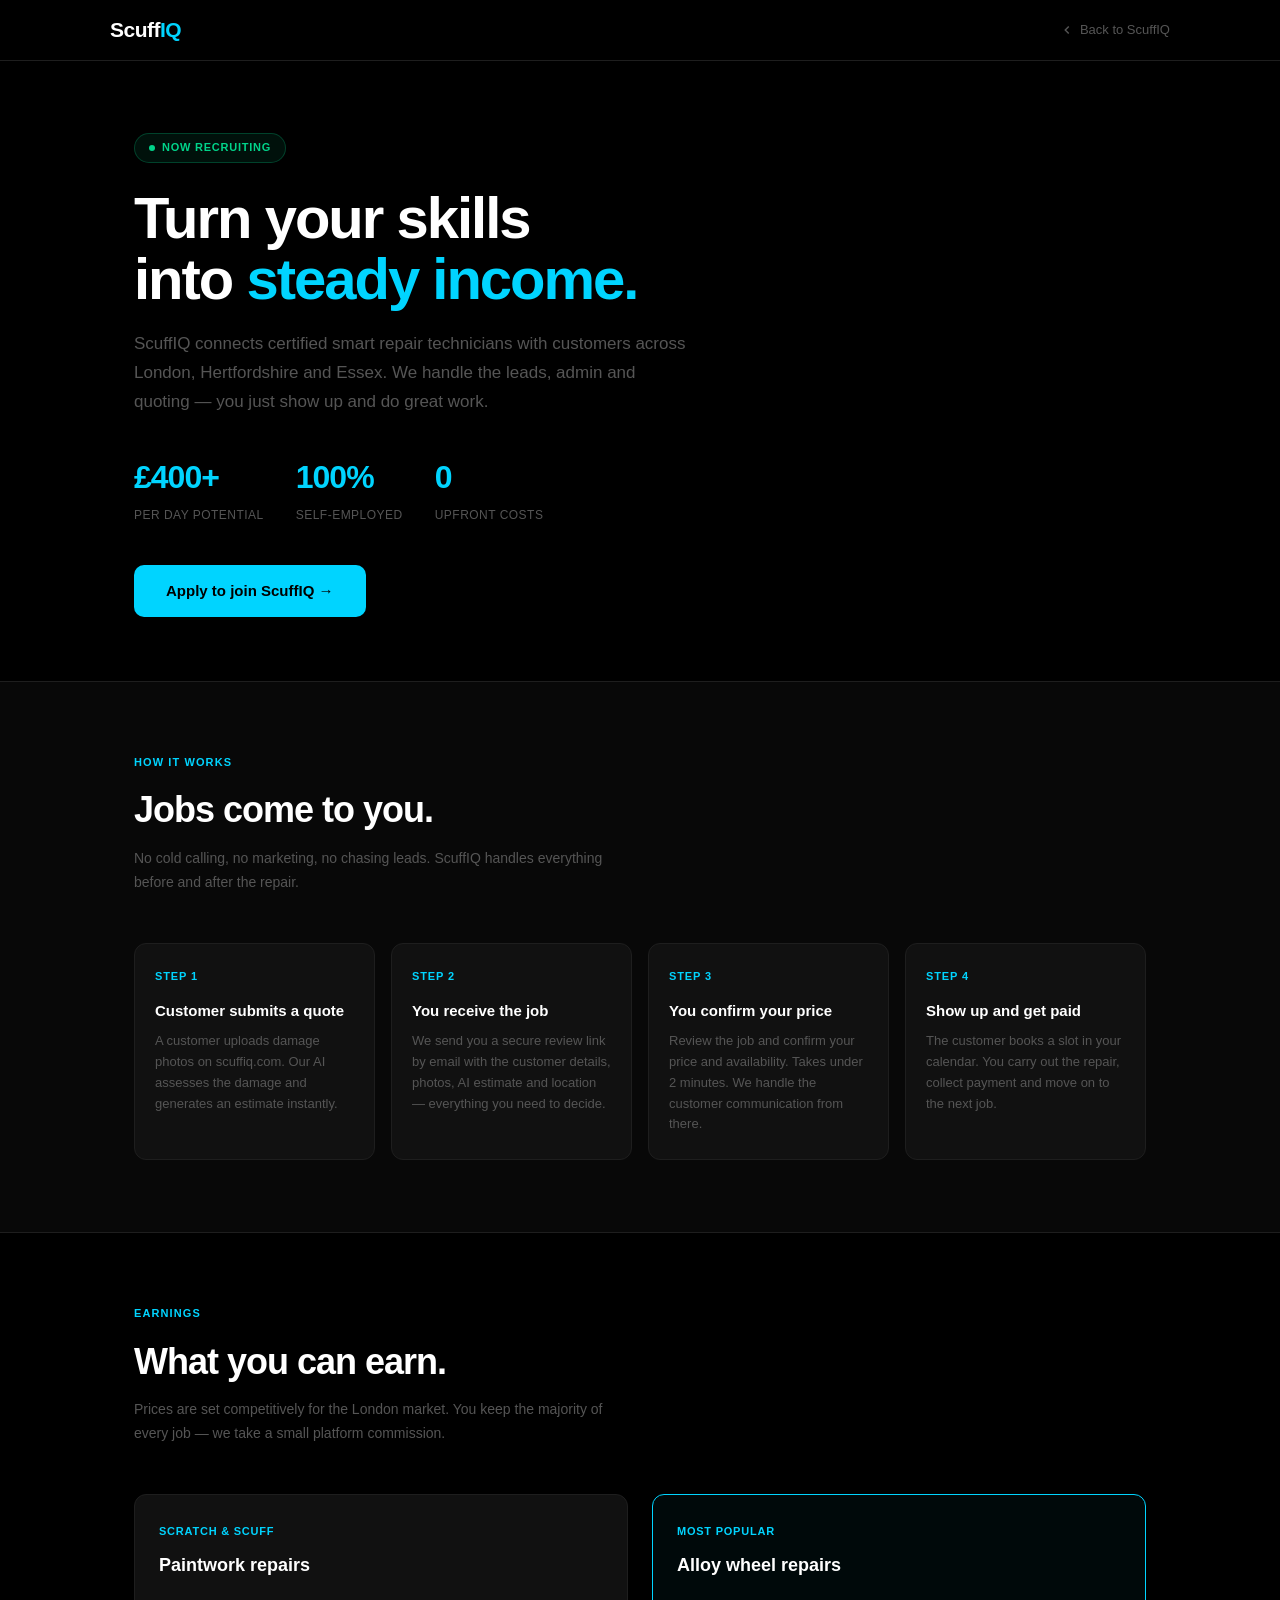
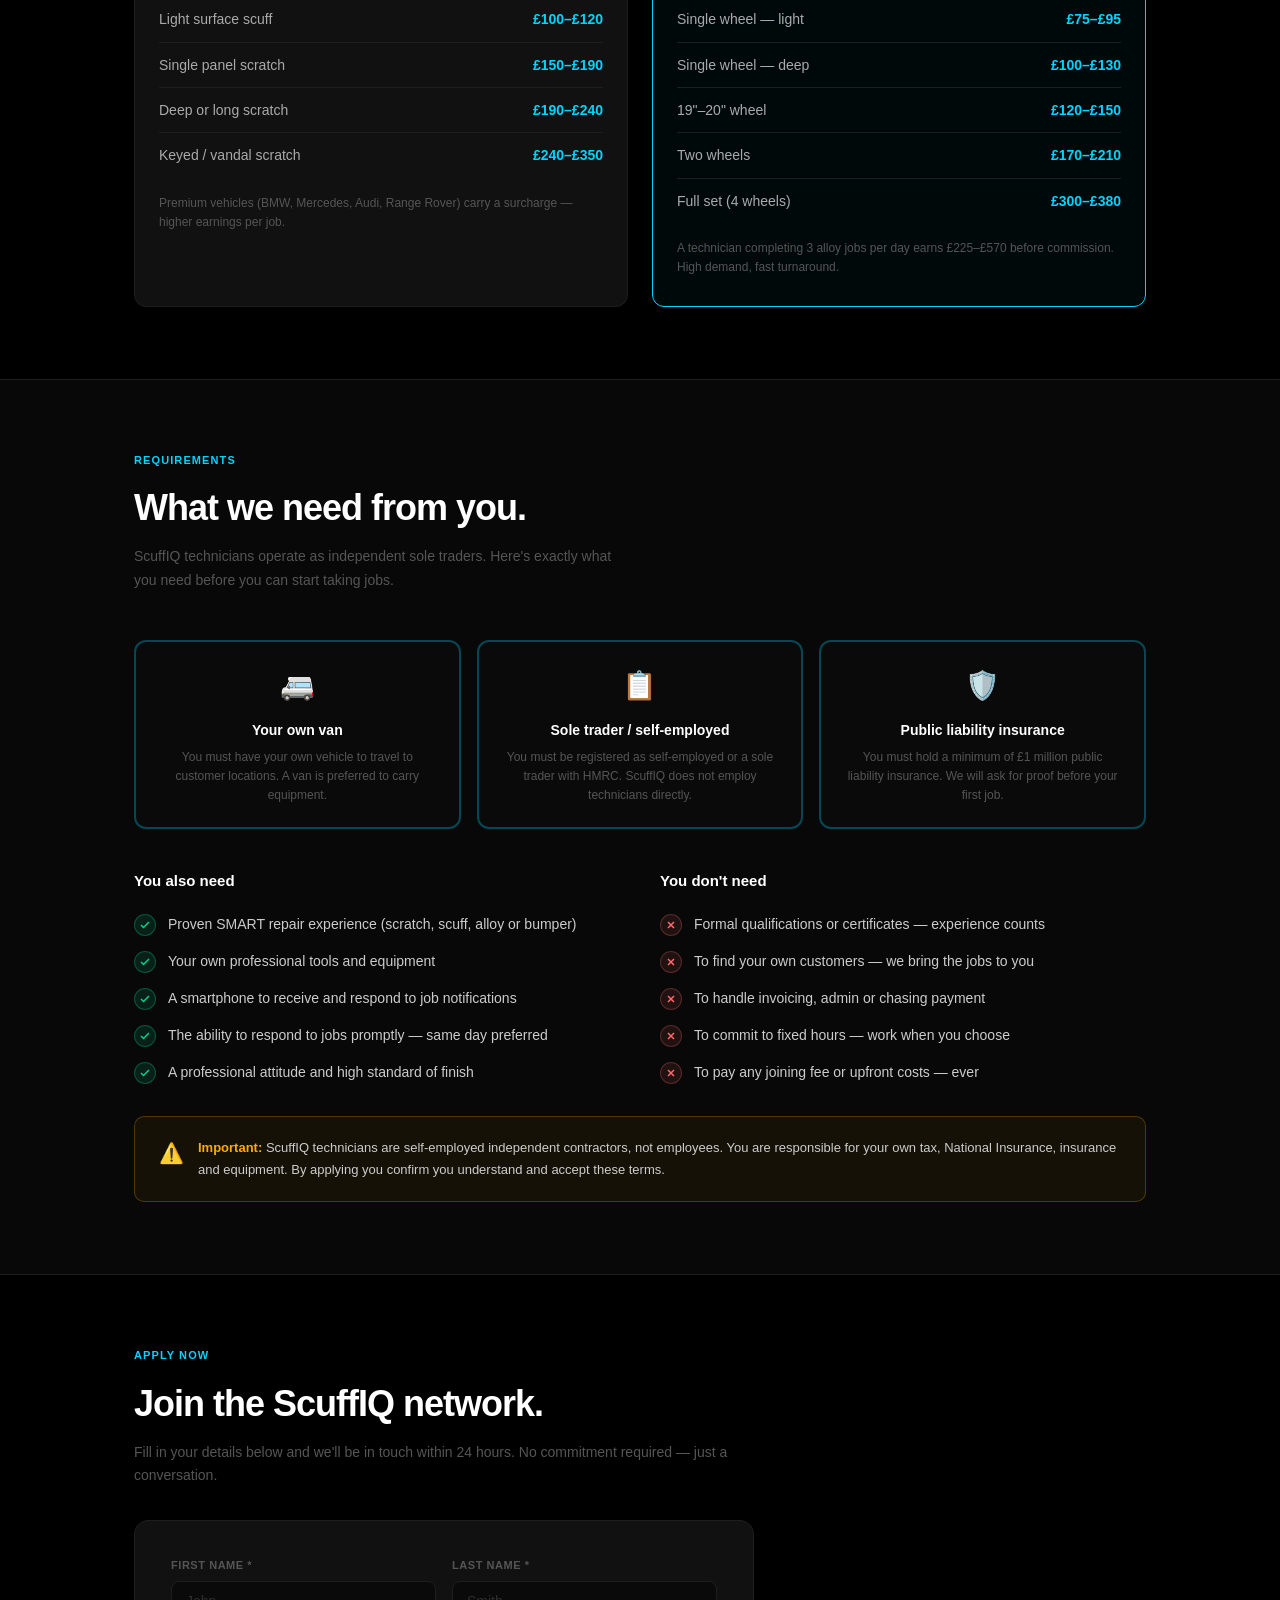
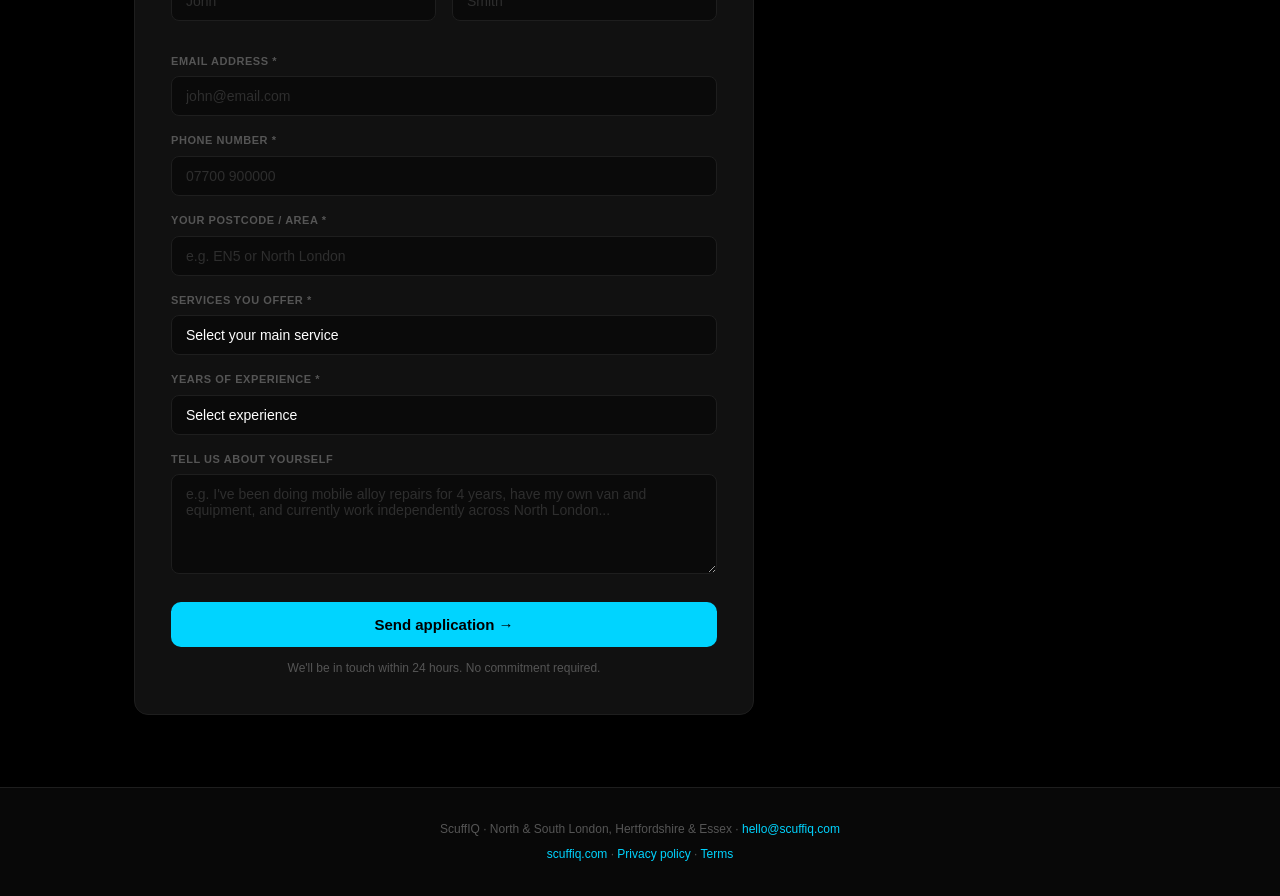
<file: join.html>
<!DOCTYPE html>
<html lang="en">
<head>
<meta charset="UTF-8">
<meta name="viewport" content="width=device-width, initial-scale=1.0">
<title>Work With ScuffIQ — Mobile Smart Repair Technicians Wanted</title>
<meta name="description" content="Join ScuffIQ as a mobile smart repair technician. Earn £400–£800 per day working independently across London, Hertfordshire and Essex. We bring you the jobs — you do the work.">
<link rel="canonical" href="https://www.scuffiq.com/join.html">

<style>
:root{
  --black:#000;--carbon:#080808;--panel:#111;--border:#1e1e1e;
  --grey:#555;--light:#999;--neon:#00D4FF;--neon-dk:#00A3C4;
  --white:#fff;--green:#00d48a;--orange:#ffaa00;--red:#ff6b6b;
}
*,*::before,*::after{box-sizing:border-box;margin:0;padding:0;}
html{scroll-behavior:smooth;}
body{background:var(--black);color:var(--white);font-family:-apple-system,BlinkMacSystemFont,'Segoe UI',Helvetica,Arial,sans-serif;font-size:16px;line-height:1.6;-webkit-font-smoothing:antialiased;}
a{color:inherit;text-decoration:none;}
img{max-width:100%;display:block;}
.container{max-width:1060px;margin:0 auto;padding:0 24px;}

/* NAV */
nav{background:rgba(0,0,0,0.96);border-bottom:1px solid var(--border);padding:0 24px;backdrop-filter:blur(10px);position:sticky;top:0;z-index:100;}
.nav-inner{display:flex;align-items:center;justify-content:space-between;height:60px;max-width:1060px;margin:0 auto;}
.nav-logo{font-size:21px;font-weight:700;letter-spacing:-0.5px;}
.nav-logo span{color:var(--neon);}
.nav-back{font-size:13px;color:var(--grey);display:flex;align-items:center;gap:6px;transition:color .2s;}
.nav-back:hover{color:var(--neon);}

/* HERO */
.hero{padding:72px 0 64px;border-bottom:1px solid var(--border);background:var(--black);}
.hero-inner{max-width:780px;}
.hero-badge{display:inline-flex;align-items:center;gap:7px;background:rgba(0,212,138,0.08);border:1px solid rgba(0,212,138,0.25);color:var(--green);font-size:11px;font-weight:700;letter-spacing:.07em;padding:5px 14px;border-radius:20px;margin-bottom:24px;text-transform:uppercase;}
.hero-badge::before{content:'';width:6px;height:6px;background:var(--green);border-radius:50%;}
.hero h1{font-size:clamp(36px,5vw,58px);font-weight:700;letter-spacing:-2px;line-height:1.06;margin-bottom:20px;}
.hero h1 em{color:var(--neon);font-style:normal;}
.hero-sub{font-size:17px;color:var(--grey);line-height:1.7;max-width:560px;margin-bottom:36px;}
.hero-earn{display:flex;gap:32px;margin-bottom:40px;}
.earn-stat .num{font-size:32px;font-weight:700;color:var(--neon);letter-spacing:-1px;}
.earn-stat .lbl{font-size:12px;color:var(--grey);margin-top:2px;text-transform:uppercase;letter-spacing:.04em;}
.hero-cta{display:inline-block;background:var(--neon);color:var(--black);font-size:15px;font-weight:700;padding:14px 32px;border-radius:10px;transition:background .2s;}
.hero-cta:hover{background:var(--neon-dk);}

/* HOW IT WORKS */
.how{padding:72px 0;border-bottom:1px solid var(--border);background:var(--carbon);}
.section-eyebrow{font-size:11px;font-weight:700;letter-spacing:.1em;text-transform:uppercase;color:var(--neon);margin-bottom:10px;}
.section-title{font-size:clamp(24px,3.5vw,36px);font-weight:700;letter-spacing:-1px;margin-bottom:8px;}
.section-sub{font-size:14px;color:var(--grey);max-width:480px;line-height:1.7;margin-bottom:48px;}
.steps{display:grid;grid-template-columns:repeat(4,1fr);gap:16px;}
.step-card{background:var(--panel);border:1px solid var(--border);border-radius:12px;padding:24px 20px;}
.step-num{font-size:11px;font-weight:700;color:var(--neon);text-transform:uppercase;letter-spacing:.08em;margin-bottom:14px;}
.step-card h3{font-size:15px;font-weight:700;color:var(--white);margin-bottom:8px;}
.step-card p{font-size:13px;color:var(--grey);line-height:1.6;}

/* EARNINGS */
.earnings{padding:72px 0;border-bottom:1px solid var(--border);background:var(--black);}
.earn-grid{display:grid;grid-template-columns:1fr 1fr;gap:24px;margin-top:0;}
.earn-card{background:var(--panel);border:1px solid var(--border);border-radius:12px;padding:28px 24px;}
.earn-card.featured{border-color:var(--neon);background:rgba(0,212,255,0.04);}
.earn-label{font-size:11px;font-weight:700;text-transform:uppercase;letter-spacing:.07em;color:var(--neon);margin-bottom:10px;}
.earn-card h3{font-size:18px;font-weight:700;color:var(--white);margin-bottom:18px;}
.earn-row{display:flex;justify-content:space-between;padding:11px 0;border-bottom:1px solid var(--border);font-size:14px;}
.earn-row:last-of-type{border-bottom:none;}
.earn-row .job{color:#aaa;}
.earn-row .price{color:var(--neon);font-weight:700;}
.earn-note{font-size:12px;color:var(--grey);margin-top:16px;line-height:1.6;}

/* REQUIREMENTS */
.requirements{padding:72px 0;border-bottom:1px solid var(--border);background:var(--carbon);}
.req-grid{display:grid;grid-template-columns:1fr 1fr;gap:40px;}
.req-list{display:flex;flex-direction:column;gap:14px;}
.req-item{display:flex;align-items:flex-start;gap:12px;font-size:14px;color:#ccc;line-height:1.6;}
.req-icon{width:22px;height:22px;border-radius:50%;display:flex;align-items:center;justify-content:center;flex-shrink:0;margin-top:1px;}
.req-icon.yes{background:rgba(0,212,138,0.12);border:1px solid rgba(0,212,138,0.3);}
.req-icon.yes svg{color:var(--green);}
.req-icon.no{background:rgba(255,107,107,0.1);border:1px solid rgba(255,107,107,0.25);}
.req-icon.no svg{color:var(--red);}

/* APPLY FORM */
.apply{padding:72px 0;background:var(--black);}
.apply-inner{max-width:620px;}
.apply-form{background:var(--panel);border:1px solid var(--border);border-radius:14px;padding:36px;}
.form-row{display:grid;grid-template-columns:1fr 1fr;gap:16px;margin-bottom:16px;}
.fg{margin-bottom:16px;}
.fg label{display:block;font-size:11px;font-weight:700;color:var(--grey);text-transform:uppercase;letter-spacing:.05em;margin-bottom:6px;}
.fg input,.fg select,.fg textarea{width:100%;background:#0a0a0a;border:1px solid var(--border);border-radius:8px;padding:11px 14px;font-size:14px;color:var(--white);font-family:inherit;outline:none;transition:border-color .2s;appearance:none;}
.fg input:focus,.fg select:focus,.fg textarea:focus{border-color:var(--neon);}
.fg textarea{resize:vertical;min-height:100px;}
.btn-apply{width:100%;background:var(--neon);color:var(--black);border:none;border-radius:10px;padding:14px;font-size:15px;font-weight:700;cursor:pointer;transition:background .2s;margin-top:4px;}
.btn-apply:hover{background:var(--neon-dk);}
.btn-apply:disabled{opacity:.5;cursor:not-allowed;}
.apply-note{font-size:12px;color:var(--grey);text-align:center;margin-top:12px;}
.success-msg{display:none;text-align:center;padding:24px;}
.success-msg h3{font-size:20px;font-weight:700;color:var(--white);margin-bottom:8px;}
.success-msg p{font-size:14px;color:var(--grey);}

/* FOOTER */
footer{background:var(--carbon);border-top:1px solid var(--border);padding:32px 0;text-align:center;}
footer p{font-size:12px;color:var(--grey);}
footer a{color:var(--neon);}

/* RESPONSIVE */
@media(max-width:860px){
  .steps{grid-template-columns:1fr 1fr;}
  .earn-grid{grid-template-columns:1fr;}
  .req-grid{grid-template-columns:1fr;}
  .req-highlights{grid-template-columns:1fr!important;}
}
@media(max-width:580px){
  .steps{grid-template-columns:1fr;}
  .form-row{grid-template-columns:1fr;}
  .hero-earn{gap:20px;}
}
select option{background:#1a1a1a;color:#fff;}
::placeholder{color:#2e2e2e;}
</style>
</head>
<body>

<!-- NAV -->
<nav>
  <div class="nav-inner">
    <a href="/" class="nav-logo">Scuff<span>IQ</span></a>
    <a href="/" class="nav-back">
      <svg width="14" height="14" viewBox="0 0 24 24" fill="none" stroke="currentColor" stroke-width="2.5"><polyline points="15 18 9 12 15 6"/></svg>
      Back to ScuffIQ
    </a>
  </div>
</nav>

<!-- HERO -->
<section class="hero">
  <div class="container">
    <div class="hero-inner">
      <div class="hero-badge">Now recruiting</div>
      <h1>Turn your skills<br>into <em>steady income.</em></h1>
      <p class="hero-sub">ScuffIQ connects certified smart repair technicians with customers across London, Hertfordshire and Essex. We handle the leads, admin and quoting — you just show up and do great work.</p>
      <div class="hero-earn">
        <div class="earn-stat"><div class="num">£400+</div><div class="lbl">Per day potential</div></div>
        <div class="earn-stat"><div class="num">100%</div><div class="lbl">Self-employed</div></div>
        <div class="earn-stat"><div class="num">0</div><div class="lbl">Upfront costs</div></div>
      </div>
      <a href="#apply" class="hero-cta">Apply to join ScuffIQ →</a>
    </div>
  </div>
</section>

<!-- HOW IT WORKS -->
<section class="how" id="how">
  <div class="container">
    <div class="section-eyebrow">How it works</div>
    <h2 class="section-title">Jobs come to you.</h2>
    <p class="section-sub">No cold calling, no marketing, no chasing leads. ScuffIQ handles everything before and after the repair.</p>
    <div class="steps">
      <div class="step-card">
        <div class="step-num">Step 1</div>
        <h3>Customer submits a quote</h3>
        <p>A customer uploads damage photos on scuffiq.com. Our AI assesses the damage and generates an estimate instantly.</p>
      </div>
      <div class="step-card">
        <div class="step-num">Step 2</div>
        <h3>You receive the job</h3>
        <p>We send you a secure review link by email with the customer details, photos, AI estimate and location — everything you need to decide.</p>
      </div>
      <div class="step-card">
        <div class="step-num">Step 3</div>
        <h3>You confirm your price</h3>
        <p>Review the job and confirm your price and availability. Takes under 2 minutes. We handle the customer communication from there.</p>
      </div>
      <div class="step-card">
        <div class="step-num">Step 4</div>
        <h3>Show up and get paid</h3>
        <p>The customer books a slot in your calendar. You carry out the repair, collect payment and move on to the next job.</p>
      </div>
    </div>
  </div>
</section>

<!-- EARNINGS -->
<section class="earnings" id="earnings">
  <div class="container">
    <div class="section-eyebrow">Earnings</div>
    <h2 class="section-title">What you can earn.</h2>
    <p class="section-sub">Prices are set competitively for the London market. You keep the majority of every job — we take a small platform commission.</p>
    <div class="earn-grid">
      <div class="earn-card">
        <div class="earn-label">Scratch &amp; scuff</div>
        <h3>Paintwork repairs</h3>
        <div class="earn-row"><span class="job">Light surface scuff</span><span class="price">£100–£120</span></div>
        <div class="earn-row"><span class="job">Single panel scratch</span><span class="price">£150–£190</span></div>
        <div class="earn-row"><span class="job">Deep or long scratch</span><span class="price">£190–£240</span></div>
        <div class="earn-row"><span class="job">Keyed / vandal scratch</span><span class="price">£240–£350</span></div>
        <p class="earn-note">Premium vehicles (BMW, Mercedes, Audi, Range Rover) carry a surcharge — higher earnings per job.</p>
      </div>
      <div class="earn-card featured">
        <div class="earn-label">Most popular</div>
        <h3>Alloy wheel repairs</h3>
        <div class="earn-row"><span class="job">Single wheel — light</span><span class="price">£75–£95</span></div>
        <div class="earn-row"><span class="job">Single wheel — deep</span><span class="price">£100–£130</span></div>
        <div class="earn-row"><span class="job">19"–20" wheel</span><span class="price">£120–£150</span></div>
        <div class="earn-row"><span class="job">Two wheels</span><span class="price">£170–£210</span></div>
        <div class="earn-row"><span class="job">Full set (4 wheels)</span><span class="price">£300–£380</span></div>
        <p class="earn-note">A technician completing 3 alloy jobs per day earns £225–£570 before commission. High demand, fast turnaround.</p>
      </div>
    </div>
  </div>
</section>

<!-- REQUIREMENTS -->
<section class="requirements" id="requirements">
  <div class="container">
    <div class="section-eyebrow">Requirements</div>
    <h2 class="section-title">What we need from you.</h2>
    <p class="section-sub">ScuffIQ technicians operate as independent sole traders. Here's exactly what you need before you can start taking jobs.</p>

    <!-- Key requirements highlighted -->
    <div style="display:grid;grid-template-columns:repeat(3,1fr);gap:16px;margin-bottom:40px;">
      <div style="background:#0a0a0a;border:2px solid rgba(0,212,255,0.3);border-radius:12px;padding:22px;text-align:center;">
        <div style="font-size:28px;margin-bottom:10px;">🚐</div>
        <h3 style="font-size:14px;font-weight:700;color:var(--white);margin-bottom:6px;">Your own van</h3>
        <p style="font-size:12px;color:var(--grey);line-height:1.6;">You must have your own vehicle to travel to customer locations. A van is preferred to carry equipment.</p>
      </div>
      <div style="background:#0a0a0a;border:2px solid rgba(0,212,255,0.3);border-radius:12px;padding:22px;text-align:center;">
        <div style="font-size:28px;margin-bottom:10px;">📋</div>
        <h3 style="font-size:14px;font-weight:700;color:var(--white);margin-bottom:6px;">Sole trader / self-employed</h3>
        <p style="font-size:12px;color:var(--grey);line-height:1.6;">You must be registered as self-employed or a sole trader with HMRC. ScuffIQ does not employ technicians directly.</p>
      </div>
      <div style="background:#0a0a0a;border:2px solid rgba(0,212,255,0.3);border-radius:12px;padding:22px;text-align:center;">
        <div style="font-size:28px;margin-bottom:10px;">🛡️</div>
        <h3 style="font-size:14px;font-weight:700;color:var(--white);margin-bottom:6px;">Public liability insurance</h3>
        <p style="font-size:12px;color:var(--grey);line-height:1.6;">You must hold a minimum of £1 million public liability insurance. We will ask for proof before your first job.</p>
      </div>
    </div>

    <div class="req-grid">
      <div>
        <h3 style="font-size:15px;font-weight:700;color:var(--white);margin-bottom:20px;">You also need</h3>
        <div class="req-list">
          <div class="req-item">
            <div class="req-icon yes"><svg width="12" height="12" viewBox="0 0 24 24" fill="none" stroke="currentColor" stroke-width="3"><polyline points="20 6 9 17 4 12"/></svg></div>
            Proven SMART repair experience (scratch, scuff, alloy or bumper)
          </div>
          <div class="req-item">
            <div class="req-icon yes"><svg width="12" height="12" viewBox="0 0 24 24" fill="none" stroke="currentColor" stroke-width="3"><polyline points="20 6 9 17 4 12"/></svg></div>
            Your own professional tools and equipment
          </div>
          <div class="req-item">
            <div class="req-icon yes"><svg width="12" height="12" viewBox="0 0 24 24" fill="none" stroke="currentColor" stroke-width="3"><polyline points="20 6 9 17 4 12"/></svg></div>
            A smartphone to receive and respond to job notifications
          </div>
          <div class="req-item">
            <div class="req-icon yes"><svg width="12" height="12" viewBox="0 0 24 24" fill="none" stroke="currentColor" stroke-width="3"><polyline points="20 6 9 17 4 12"/></svg></div>
            The ability to respond to jobs promptly — same day preferred
          </div>
          <div class="req-item">
            <div class="req-icon yes"><svg width="12" height="12" viewBox="0 0 24 24" fill="none" stroke="currentColor" stroke-width="3"><polyline points="20 6 9 17 4 12"/></svg></div>
            A professional attitude and high standard of finish
          </div>
        </div>
      </div>
      <div>
        <h3 style="font-size:15px;font-weight:700;color:var(--white);margin-bottom:20px;">You don't need</h3>
        <div class="req-list">
          <div class="req-item">
            <div class="req-icon no"><svg width="12" height="12" viewBox="0 0 24 24" fill="none" stroke="currentColor" stroke-width="3"><line x1="18" y1="6" x2="6" y2="18"/><line x1="6" y1="6" x2="18" y2="18"/></svg></div>
            Formal qualifications or certificates — experience counts
          </div>
          <div class="req-item">
            <div class="req-icon no"><svg width="12" height="12" viewBox="0 0 24 24" fill="none" stroke="currentColor" stroke-width="3"><line x1="18" y1="6" x2="6" y2="18"/><line x1="6" y1="6" x2="18" y2="18"/></svg></div>
            To find your own customers — we bring the jobs to you
          </div>
          <div class="req-item">
            <div class="req-icon no"><svg width="12" height="12" viewBox="0 0 24 24" fill="none" stroke="currentColor" stroke-width="3"><line x1="18" y1="6" x2="6" y2="18"/><line x1="6" y1="6" x2="18" y2="18"/></svg></div>
            To handle invoicing, admin or chasing payment
          </div>
          <div class="req-item">
            <div class="req-icon no"><svg width="12" height="12" viewBox="0 0 24 24" fill="none" stroke="currentColor" stroke-width="3"><line x1="18" y1="6" x2="6" y2="18"/><line x1="6" y1="6" x2="18" y2="18"/></svg></div>
            To commit to fixed hours — work when you choose
          </div>
          <div class="req-item">
            <div class="req-icon no"><svg width="12" height="12" viewBox="0 0 24 24" fill="none" stroke="currentColor" stroke-width="3"><line x1="18" y1="6" x2="6" y2="18"/><line x1="6" y1="6" x2="18" y2="18"/></svg></div>
            To pay any joining fee or upfront costs — ever
          </div>
        </div>
      </div>
    </div>

    <!-- Important notice -->
    <div style="margin-top:32px;background:rgba(255,170,0,0.06);border:1px solid rgba(255,170,0,0.25);border-radius:10px;padding:20px 24px;display:flex;gap:14px;align-items:flex-start;">
      <span style="font-size:20px;flex-shrink:0;">⚠️</span>
      <p style="font-size:13px;color:#ccc;line-height:1.7;margin:0;">
        <strong style="color:var(--orange);">Important:</strong> ScuffIQ technicians are self-employed independent contractors, not employees. You are responsible for your own tax, National Insurance, insurance and equipment. By applying you confirm you understand and accept these terms.
      </p>
    </div>
  </div>
</section>

<!-- APPLY FORM -->
<section class="apply" id="apply">
  <div class="container">
    <div class="apply-inner">
      <div class="section-eyebrow">Apply now</div>
      <h2 class="section-title" style="margin-bottom:8px;">Join the ScuffIQ network.</h2>
      <p style="font-size:14px;color:var(--grey);margin-bottom:32px;line-height:1.7;">Fill in your details below and we'll be in touch within 24 hours. No commitment required — just a conversation.</p>

      <div class="apply-form">
        <div id="applyFormContent">
          <div class="form-row">
            <div class="fg">
              <label>First name *</label>
              <input type="text" id="appFname" placeholder="John">
            </div>
            <div class="fg">
              <label>Last name *</label>
              <input type="text" id="appLname" placeholder="Smith">
            </div>
          </div>
          <div class="fg">
            <label>Email address *</label>
            <input type="email" id="appEmail" placeholder="john@email.com">
          </div>
          <div class="fg">
            <label>Phone number *</label>
            <input type="tel" id="appPhone" placeholder="07700 900000">
          </div>
          <div class="fg">
            <label>Your postcode / area *</label>
            <input type="text" id="appPostcode" placeholder="e.g. EN5 or North London">
          </div>
          <div class="fg">
            <label>Services you offer *</label>
            <select id="appServices">
              <option value="" disabled selected>Select your main service</option>
              <option>Scratch &amp; scuff repair</option>
              <option>Alloy wheel repair</option>
              <option>Bumper repair</option>
              <option>All of the above</option>
              <option>Other smart repair</option>
            </select>
          </div>
          <div class="fg">
            <label>Years of experience *</label>
            <select id="appExperience">
              <option value="" disabled selected>Select experience</option>
              <option>Less than 1 year</option>
              <option>1–3 years</option>
              <option>3–5 years</option>
              <option>5–10 years</option>
              <option>10+ years</option>
            </select>
          </div>
          <div class="fg">
            <label>Tell us about yourself</label>
            <textarea id="appNotes" placeholder="e.g. I've been doing mobile alloy repairs for 4 years, have my own van and equipment, and currently work independently across North London..."></textarea>
          </div>
          <button class="btn-apply" id="applyBtn" onclick="submitApplication()">Send application →</button>
          <p class="apply-note">We'll be in touch within 24 hours. No commitment required.</p>
        </div>

        <div class="success-msg" id="applySuccess">
          <div style="width:56px;height:56px;background:rgba(0,212,138,0.1);border:2px solid var(--green);border-radius:50%;display:flex;align-items:center;justify-content:center;margin:0 auto 16px;">
            <svg width="24" height="24" viewBox="0 0 24 24" fill="none" stroke="#00d48a" stroke-width="2.5"><polyline points="20 6 9 17 4 12"/></svg>
          </div>
          <h3>Application received!</h3>
          <p>Thanks for applying to join ScuffIQ. We'll review your details and be in touch within 24 hours.</p>
        </div>
      </div>
    </div>
  </div>
</section>

<!-- FOOTER -->
<footer>
  <div class="container">
    <p>ScuffIQ &middot; North &amp; South London, Hertfordshire &amp; Essex &middot; <a href="mailto:hello@scuffiq.com">hello@scuffiq.com</a></p>
    <p style="margin-top:6px;"><a href="/">scuffiq.com</a> &middot; <a href="/privacy.html">Privacy policy</a> &middot; <a href="/terms.html">Terms</a></p>
  </div>
</footer>

<script>
async function submitApplication() {
  const fname      = document.getElementById('appFname').value.trim();
  const lname      = document.getElementById('appLname').value.trim();
  const email      = document.getElementById('appEmail').value.trim();
  const phone      = document.getElementById('appPhone').value.trim();
  const postcode   = document.getElementById('appPostcode').value.trim();
  const services   = document.getElementById('appServices').value;
  const experience = document.getElementById('appExperience').value;
  const notes      = document.getElementById('appNotes').value.trim();

  if (!fname || !lname || !email || !phone || !postcode || !services || !experience) {
    alert('Please fill in all required fields.');
    return;
  }

  const btn = document.getElementById('applyBtn');
  btn.disabled = true;
  btn.textContent = 'Sending...';

  try {
    const res = await fetch('https://plain-math-71e8scuffiq-api.gunny8891.workers.dev/technician-application', {
      method: 'POST',
      headers: { 'Content-Type': 'application/json' },
      body: JSON.stringify({
        name:       fname + ' ' + lname,
        email,
        phone,
        postcode,
        services,
        experience,
        notes,
      }),
    });

    if (!res.ok) throw new Error(await res.text());

    document.getElementById('applyFormContent').style.display = 'none';
    document.getElementById('applySuccess').style.display = 'block';

  } catch (e) {
    console.error(e);
    btn.disabled = false;
    btn.textContent = 'Send application →';
    alert('Something went wrong. Please email us directly at hello@scuffiq.com');
  }
}
</script>

</body>
</html>
</file>
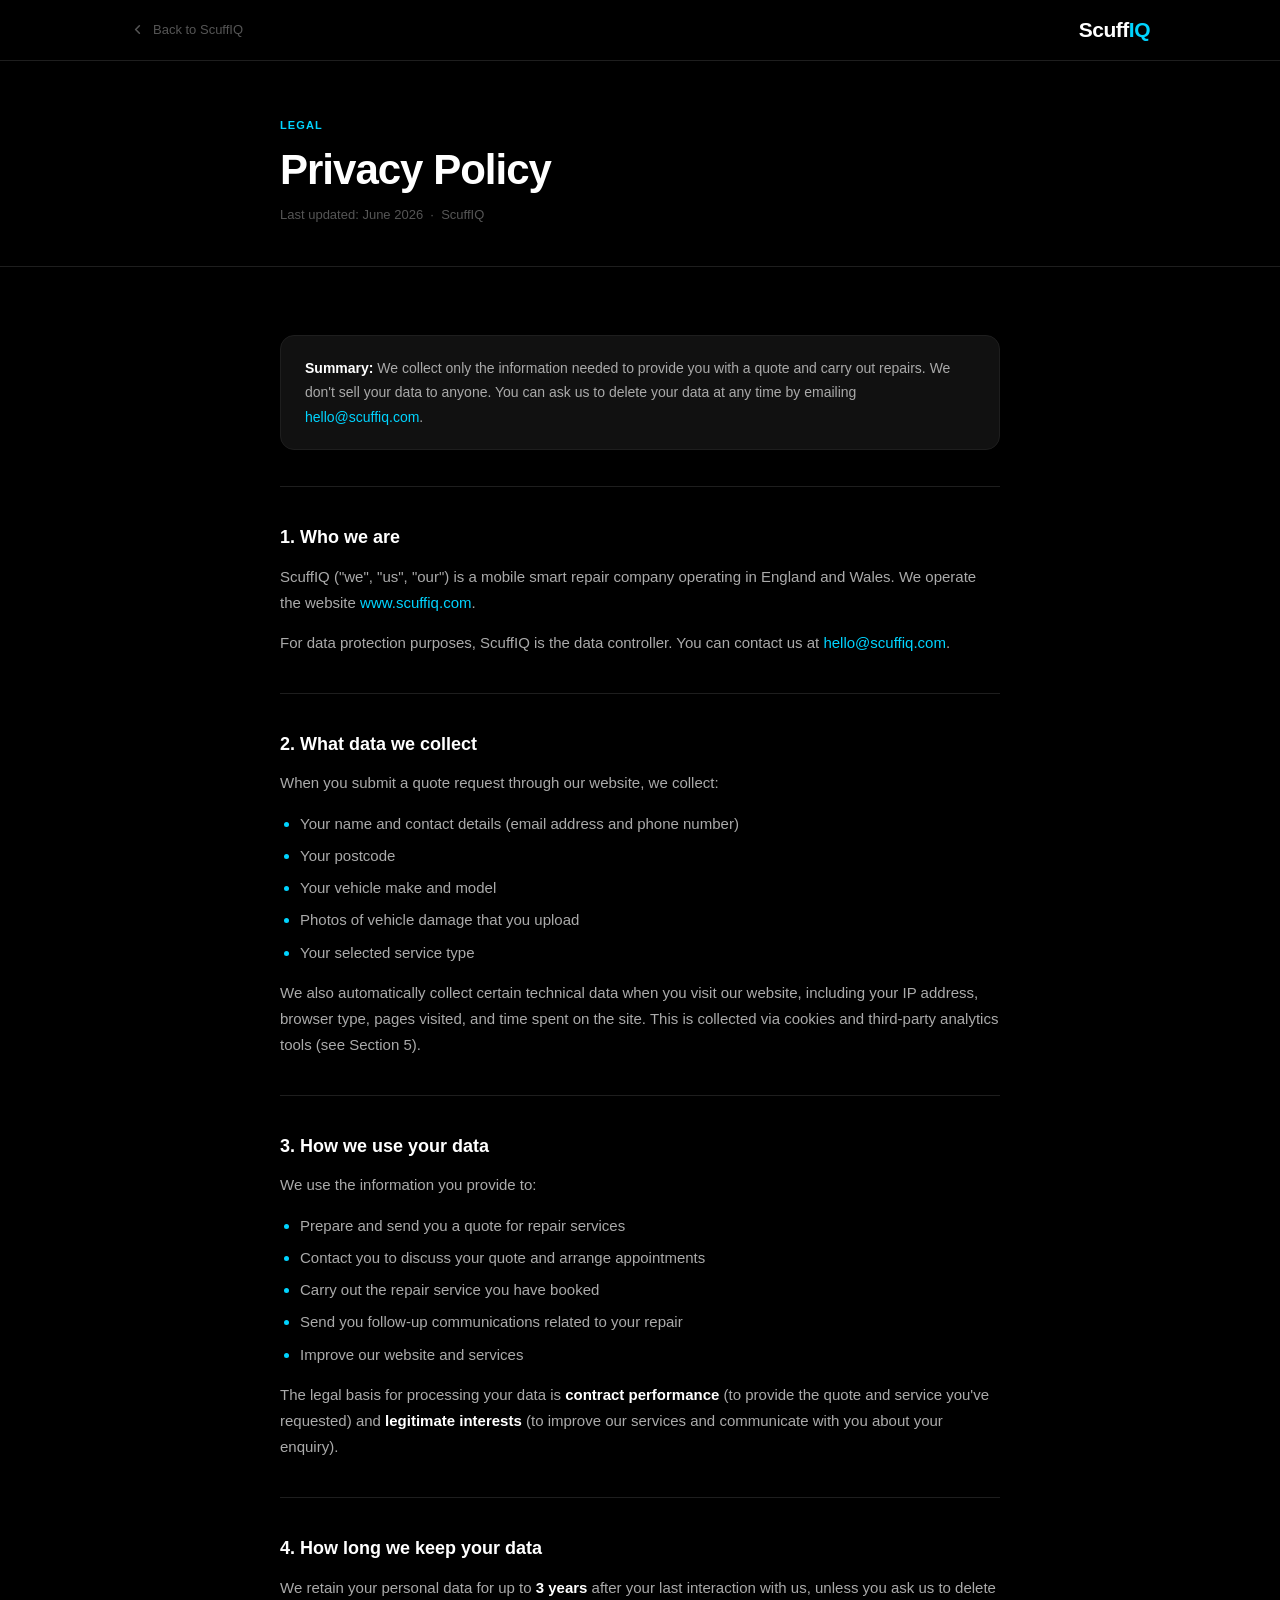
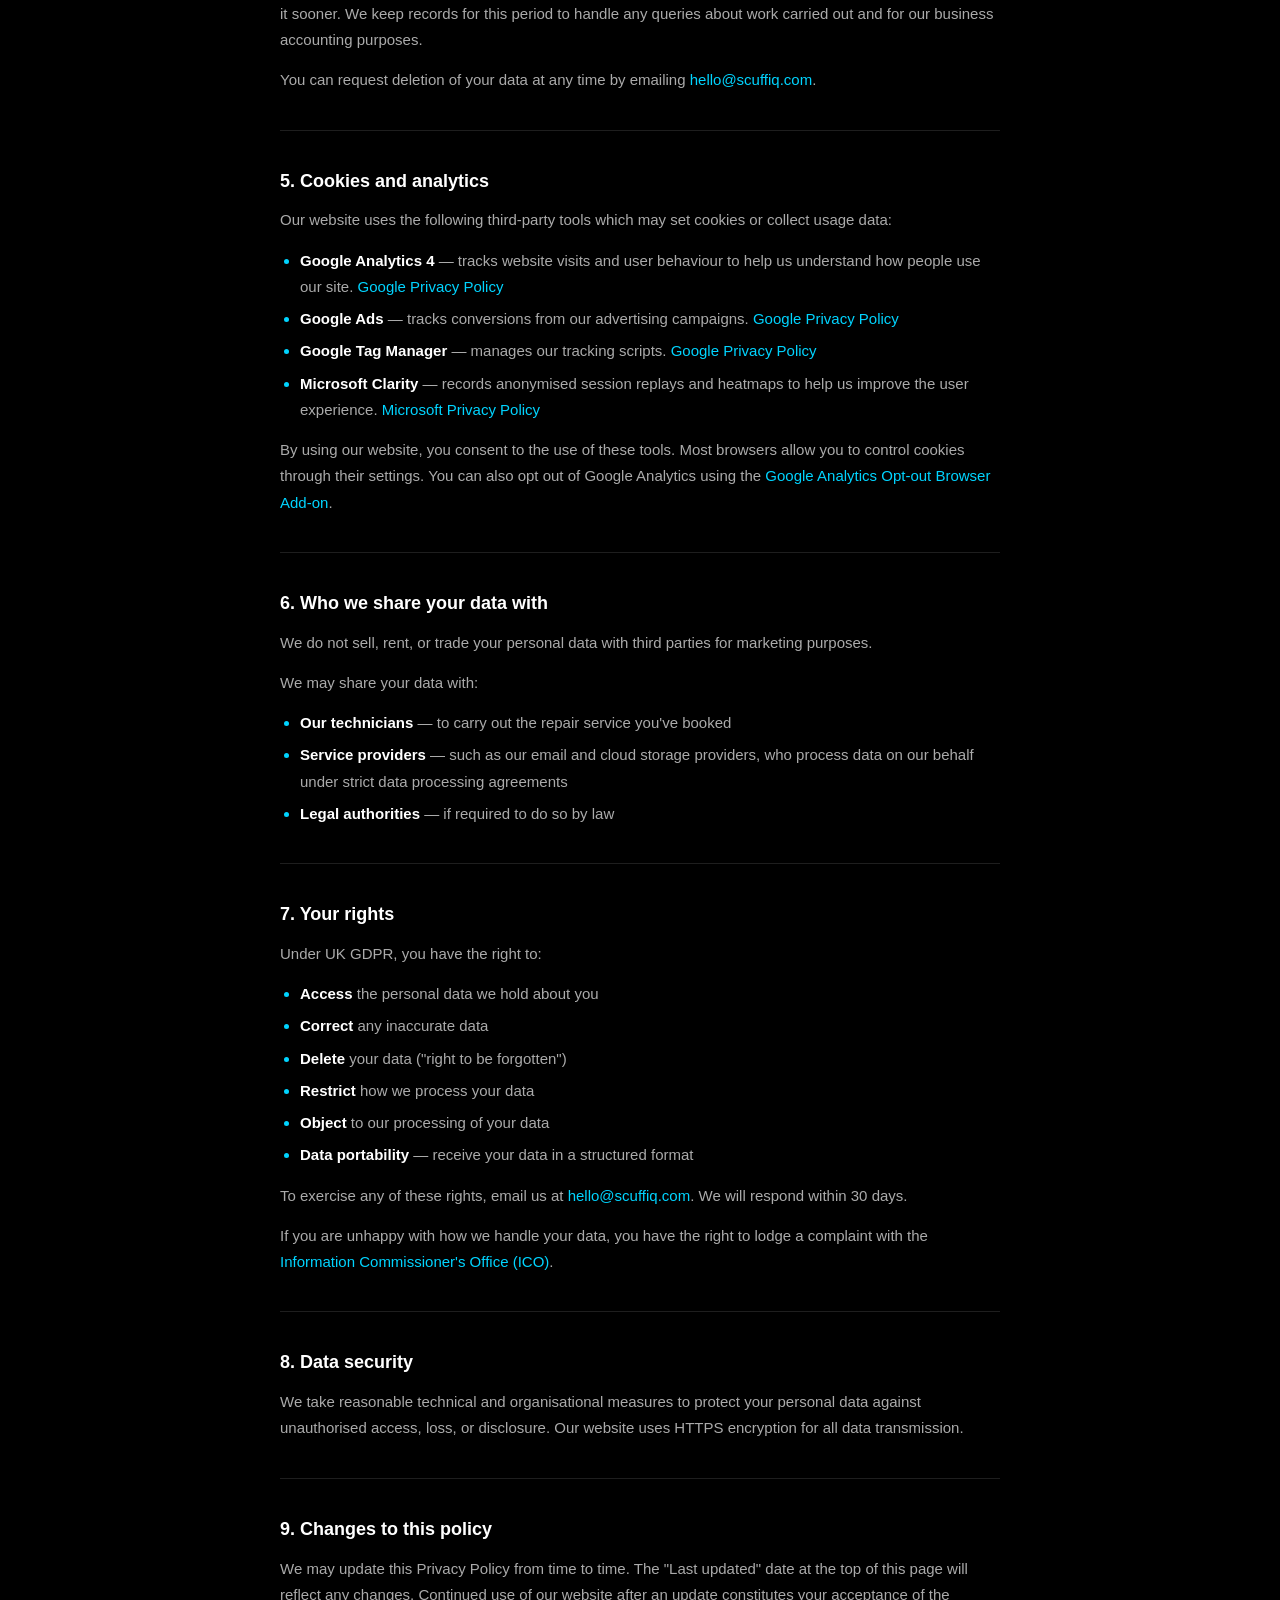
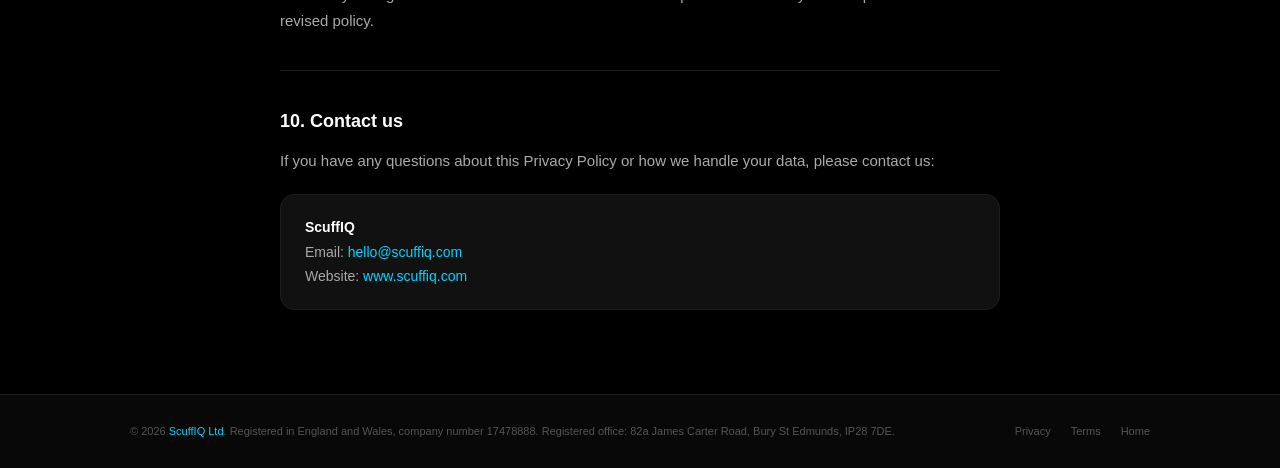
<file: privacy.html>
<!DOCTYPE html>
<html lang="en">
<head>
<meta charset="UTF-8">
<meta name="viewport" content="width=device-width, initial-scale=1.0">
<title>Privacy Policy — ScuffIQ</title>
<meta name="description" content="ScuffIQ privacy policy. How we collect, use and protect your personal data.">
<meta name="google-site-verification" content="BbX_YLppp1VuxCrMX9CbUqliGDM4jrjYms45QU4fIG0">
<link rel="canonical" href="https://www.scuffiq.com/privacy.html">
<style>
:root{
  --black:#000;--carbon:#080808;--panel:#111;--border:#1e1e1e;
  --grey:#555;--light:#999;--neon:#00D4FF;--neon-dk:#00A3C4;
  --white:#fff;--rad:10px;--rad-lg:14px;
}
*,*::before,*::after{box-sizing:border-box;margin:0;padding:0;}
html{scroll-behavior:smooth;}
body{background:var(--black);color:var(--white);font-family:-apple-system,BlinkMacSystemFont,'Segoe UI',Helvetica,Arial,sans-serif;font-size:16px;line-height:1.6;-webkit-font-smoothing:antialiased;}
a{color:var(--neon);text-decoration:none;}
a:hover{text-decoration:underline;}
img{max-width:100%;display:block;}
.container{max-width:760px;margin:0 auto;padding:0 20px;}

/* NAV */
nav{position:sticky;top:0;z-index:100;background:rgba(0,0,0,0.96);border-bottom:1px solid var(--border);backdrop-filter:blur(10px);}
.nav-inner{display:flex;align-items:center;justify-content:space-between;height:60px;}
.nav-back{display:flex;align-items:center;gap:8px;font-size:13px;color:var(--grey);transition:color .2s;}
.nav-back:hover{color:var(--white);text-decoration:none;}
.nav-back svg{width:15px;height:15px;}
.nav-logo{font-size:21px;font-weight:700;letter-spacing:-0.5px;color:var(--white);}
.nav-logo span{color:var(--neon);}

/* PAGE HEADER */
.page-header{padding:56px 0 40px;border-bottom:1px solid var(--border);}
.eyebrow{font-size:11px;font-weight:700;letter-spacing:.1em;text-transform:uppercase;color:var(--neon);margin-bottom:12px;}
.page-header h1{font-size:clamp(28px,4vw,42px);font-weight:700;letter-spacing:-1px;line-height:1.1;margin-bottom:12px;}
.page-header .meta{font-size:13px;color:var(--grey);}

/* CONTENT */
.content{padding:48px 0 64px;}
.content h2{font-size:18px;font-weight:700;color:var(--white);margin:36px 0 12px;padding-top:36px;border-top:1px solid var(--border);}
.content h2:first-child{margin-top:0;padding-top:0;border-top:none;}
.content p{font-size:15px;color:#aaa;line-height:1.75;margin-bottom:14px;}
.content p:last-child{margin-bottom:0;}
.content ul{margin:0 0 14px 0;padding-left:20px;}
.content ul li{font-size:15px;color:#aaa;line-height:1.75;margin-bottom:6px;}
.content ul li::marker{color:var(--neon);}
.content strong{color:var(--white);}
.content a{color:var(--neon);}
.info-box{background:var(--panel);border:1px solid var(--border);border-radius:var(--rad-lg);padding:20px 24px;margin:20px 0;}
.info-box p{margin:0;font-size:14px;color:#aaa;}
.info-box strong{color:var(--white);}

/* FOOTER */
footer{background:var(--carbon);border-top:1px solid var(--border);padding:28px 0;}
.footer-bottom{display:flex;justify-content:space-between;align-items:center;flex-wrap:wrap;gap:10px;}
.footer-bottom p{font-size:11px;color:#555;}
.footer-bottom p span{color:var(--neon);}
.footer-links{display:flex;gap:20px;}
.footer-links a{font-size:11px;color:#555;transition:color .2s;}
.footer-links a:hover{color:var(--neon);text-decoration:none;}

@media(max-width:580px){
  .footer-bottom{flex-direction:column;text-align:center;}
}
</style>

<!-- GA4 + Google Ads -->
<script async src="https://www.googletagmanager.com/gtag/js?id=G-RTWNL5LC4Z"></script>
<script>
  window.dataLayer = window.dataLayer || [];
  function gtag(){dataLayer.push(arguments);}
  gtag('js', new Date());
  gtag('config', 'G-RTWNL5LC4Z');
  gtag('config', 'AW-18259129511');
</script>
<!-- GTM -->
<script>(function(w,d,s,l,i){w[l]=w[l]||[];w[l].push({'gtm.start':
new Date().getTime(),event:'gtm.js'});var f=d.getElementsByTagName(s)[0],
j=d.createElement(s),dl=l!='dataLayer'?'&l='+l:'';j.async=true;j.src=
'https://www.googletagmanager.com/gtm.js?id='+i+dl;f.parentNode.insertBefore(j,f);
})(window,document,'script','dataLayer','GT-PJNSWS3C');</script>
<!-- Clarity -->
<script type="text/javascript">
  (function(c,l,a,r,i,t,y){
    c[a]=c[a]||function(){(c[a].q=c[a].q||[]).push(arguments)};
    t=l.createElement(r);t.async=1;t.src="https://www.clarity.ms/tag/"+i;
    y=l.getElementsByTagName(r)[0];y.parentNode.insertBefore(t,y);
  })(window, document, "clarity", "script", "xd82v9b9xe");
</script>
</head>
<body>
<noscript><iframe src="https://www.googletagmanager.com/ns.html?id=GT-PJNSWS3C" height="0" width="0" style="display:none;visibility:hidden"></iframe></noscript>

<nav>
  <div class="container" style="max-width:1060px;">
    <div class="nav-inner">
      <a href="/" class="nav-back">
        <svg viewBox="0 0 24 24" fill="none" stroke="currentColor" stroke-width="2.5" stroke-linecap="round" stroke-linejoin="round"><polyline points="15 18 9 12 15 6"/></svg>
        Back to ScuffIQ
      </a>
      <a href="/" class="nav-logo">Scuff<span>IQ</span></a>
    </div>
  </div>
</nav>

<div class="page-header">
  <div class="container">
    <div class="eyebrow">Legal</div>
    <h1>Privacy Policy</h1>
    <p class="meta">Last updated: June 2026 &nbsp;·&nbsp; ScuffIQ</p>
  </div>
</div>

<div class="content">
  <div class="container">

    <div class="info-box">
      <p><strong>Summary:</strong> We collect only the information needed to provide you with a quote and carry out repairs. We don't sell your data to anyone. You can ask us to delete your data at any time by emailing <a href="mailto:hello@scuffiq.com">hello@scuffiq.com</a>.</p>
    </div>

    <h2>1. Who we are</h2>
    <p>ScuffIQ ("we", "us", "our") is a mobile smart repair company operating in England and Wales. We operate the website <a href="https://www.scuffiq.com">www.scuffiq.com</a>.</p>
    <p>For data protection purposes, ScuffIQ is the data controller. You can contact us at <a href="mailto:hello@scuffiq.com">hello@scuffiq.com</a>.</p>

    <h2>2. What data we collect</h2>
    <p>When you submit a quote request through our website, we collect:</p>
    <ul>
      <li>Your name and contact details (email address and phone number)</li>
      <li>Your postcode</li>
      <li>Your vehicle make and model</li>
      <li>Photos of vehicle damage that you upload</li>
      <li>Your selected service type</li>
    </ul>
    <p>We also automatically collect certain technical data when you visit our website, including your IP address, browser type, pages visited, and time spent on the site. This is collected via cookies and third-party analytics tools (see Section 5).</p>

    <h2>3. How we use your data</h2>
    <p>We use the information you provide to:</p>
    <ul>
      <li>Prepare and send you a quote for repair services</li>
      <li>Contact you to discuss your quote and arrange appointments</li>
      <li>Carry out the repair service you have booked</li>
      <li>Send you follow-up communications related to your repair</li>
      <li>Improve our website and services</li>
    </ul>
    <p>The legal basis for processing your data is <strong>contract performance</strong> (to provide the quote and service you've requested) and <strong>legitimate interests</strong> (to improve our services and communicate with you about your enquiry).</p>

    <h2>4. How long we keep your data</h2>
    <p>We retain your personal data for up to <strong>3 years</strong> after your last interaction with us, unless you ask us to delete it sooner. We keep records for this period to handle any queries about work carried out and for our business accounting purposes.</p>
    <p>You can request deletion of your data at any time by emailing <a href="mailto:hello@scuffiq.com">hello@scuffiq.com</a>.</p>

    <h2>5. Cookies and analytics</h2>
    <p>Our website uses the following third-party tools which may set cookies or collect usage data:</p>
    <ul>
      <li><strong>Google Analytics 4</strong> — tracks website visits and user behaviour to help us understand how people use our site. <a href="https://policies.google.com/privacy" target="_blank" rel="noopener">Google Privacy Policy</a></li>
      <li><strong>Google Ads</strong> — tracks conversions from our advertising campaigns. <a href="https://policies.google.com/privacy" target="_blank" rel="noopener">Google Privacy Policy</a></li>
      <li><strong>Google Tag Manager</strong> — manages our tracking scripts. <a href="https://policies.google.com/privacy" target="_blank" rel="noopener">Google Privacy Policy</a></li>
      <li><strong>Microsoft Clarity</strong> — records anonymised session replays and heatmaps to help us improve the user experience. <a href="https://privacy.microsoft.com/en-gb/privacystatement" target="_blank" rel="noopener">Microsoft Privacy Policy</a></li>
    </ul>
    <p>By using our website, you consent to the use of these tools. Most browsers allow you to control cookies through their settings. You can also opt out of Google Analytics using the <a href="https://tools.google.com/dlpage/gaoptout" target="_blank" rel="noopener">Google Analytics Opt-out Browser Add-on</a>.</p>

    <h2>6. Who we share your data with</h2>
    <p>We do not sell, rent, or trade your personal data with third parties for marketing purposes.</p>
    <p>We may share your data with:</p>
    <ul>
      <li><strong>Our technicians</strong> — to carry out the repair service you've booked</li>
      <li><strong>Service providers</strong> — such as our email and cloud storage providers, who process data on our behalf under strict data processing agreements</li>
      <li><strong>Legal authorities</strong> — if required to do so by law</li>
    </ul>

    <h2>7. Your rights</h2>
    <p>Under UK GDPR, you have the right to:</p>
    <ul>
      <li><strong>Access</strong> the personal data we hold about you</li>
      <li><strong>Correct</strong> any inaccurate data</li>
      <li><strong>Delete</strong> your data ("right to be forgotten")</li>
      <li><strong>Restrict</strong> how we process your data</li>
      <li><strong>Object</strong> to our processing of your data</li>
      <li><strong>Data portability</strong> — receive your data in a structured format</li>
    </ul>
    <p>To exercise any of these rights, email us at <a href="mailto:hello@scuffiq.com">hello@scuffiq.com</a>. We will respond within 30 days.</p>
    <p>If you are unhappy with how we handle your data, you have the right to lodge a complaint with the <a href="https://ico.org.uk" target="_blank" rel="noopener">Information Commissioner's Office (ICO)</a>.</p>

    <h2>8. Data security</h2>
    <p>We take reasonable technical and organisational measures to protect your personal data against unauthorised access, loss, or disclosure. Our website uses HTTPS encryption for all data transmission.</p>

    <h2>9. Changes to this policy</h2>
    <p>We may update this Privacy Policy from time to time. The "Last updated" date at the top of this page will reflect any changes. Continued use of our website after an update constitutes your acceptance of the revised policy.</p>

    <h2>10. Contact us</h2>
    <p>If you have any questions about this Privacy Policy or how we handle your data, please contact us:</p>
    <div class="info-box">
      <p><strong>ScuffIQ</strong><br>
      Email: <a href="mailto:hello@scuffiq.com">hello@scuffiq.com</a><br>
      Website: <a href="https://www.scuffiq.com">www.scuffiq.com</a></p>
    </div>

  </div>
</div>

<footer>
  <div class="container" style="max-width:1060px;">
    <div class="footer-bottom">
      <p>© 2026 <span>ScuffIQ Ltd</span>. Registered in England and Wales, company number 17478888. Registered office: 82a James Carter Road, Bury St Edmunds, IP28 7DE.</p>
      <div class="footer-links">
        <a href="/privacy.html">Privacy</a>
        <a href="/terms.html">Terms</a>
        <a href="/">Home</a>
      </div>
    </div>
  </div>
</footer>

</body>
</html>
</file>
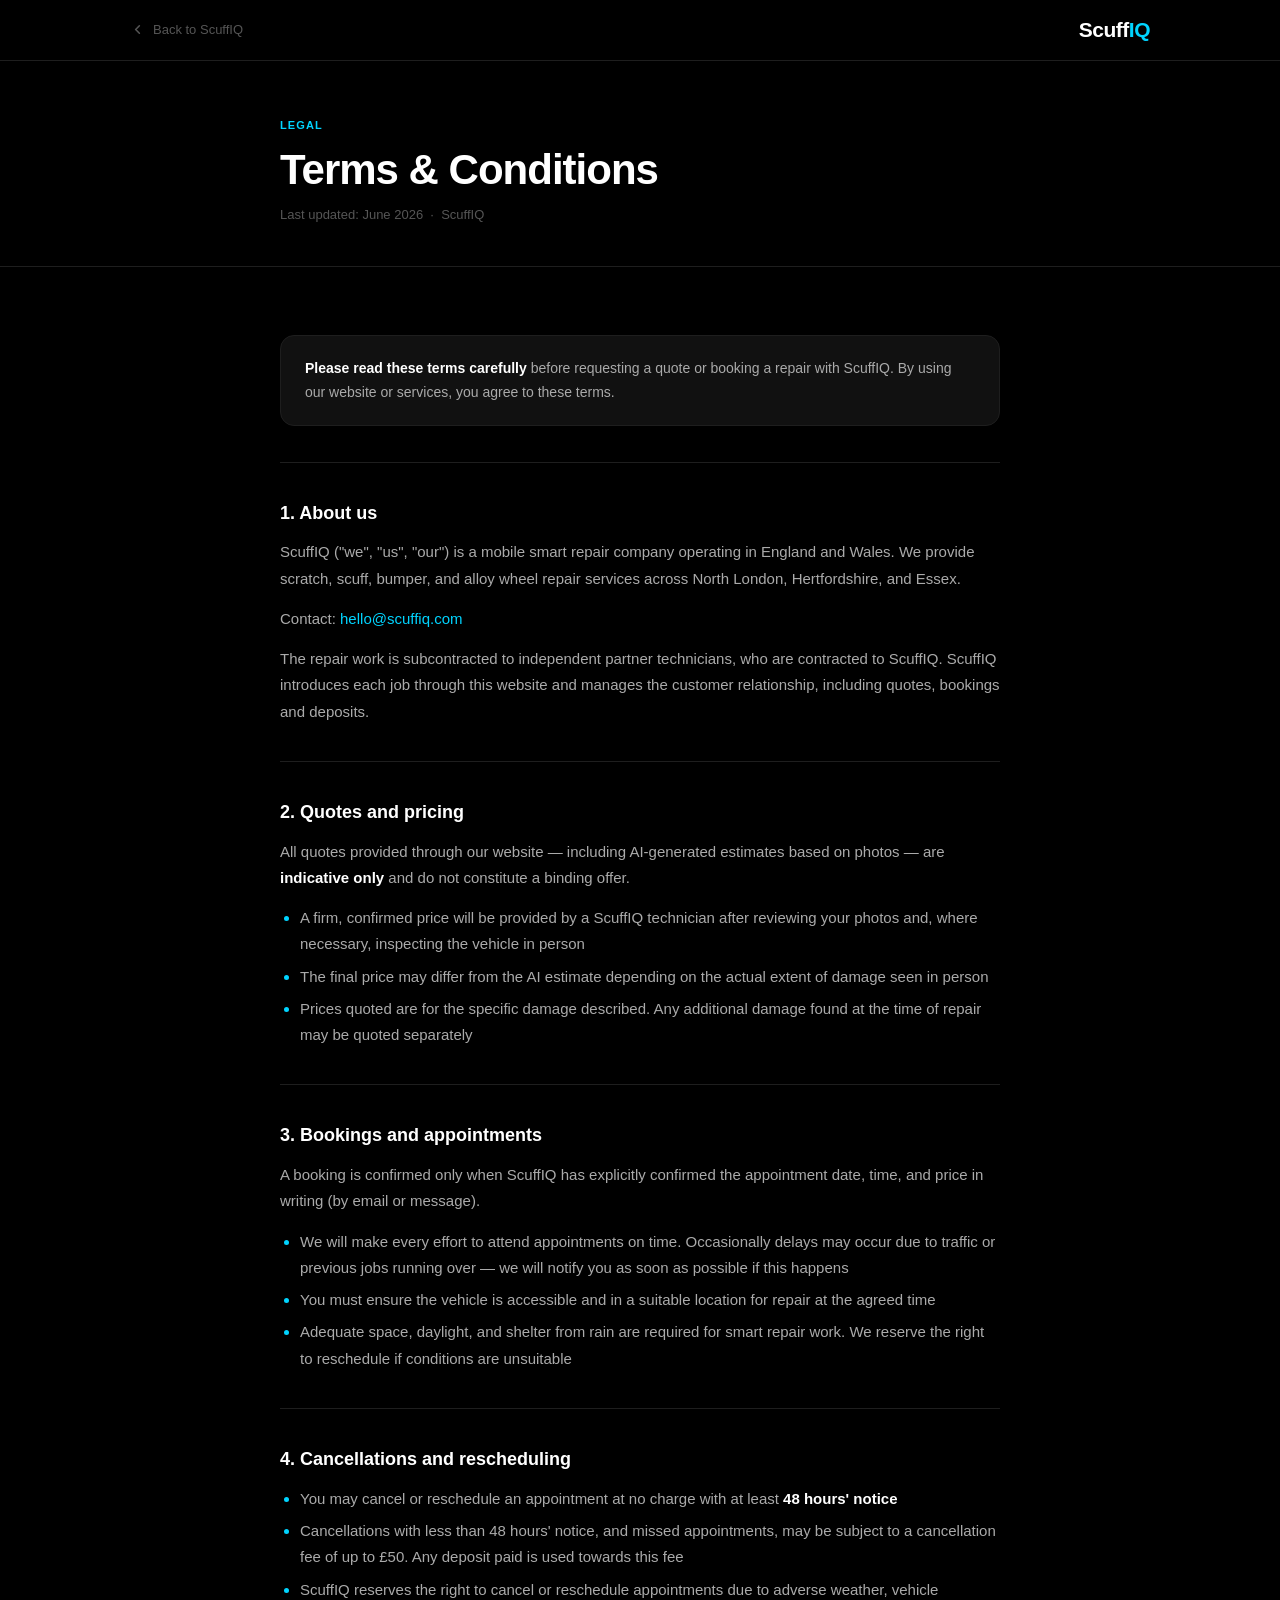
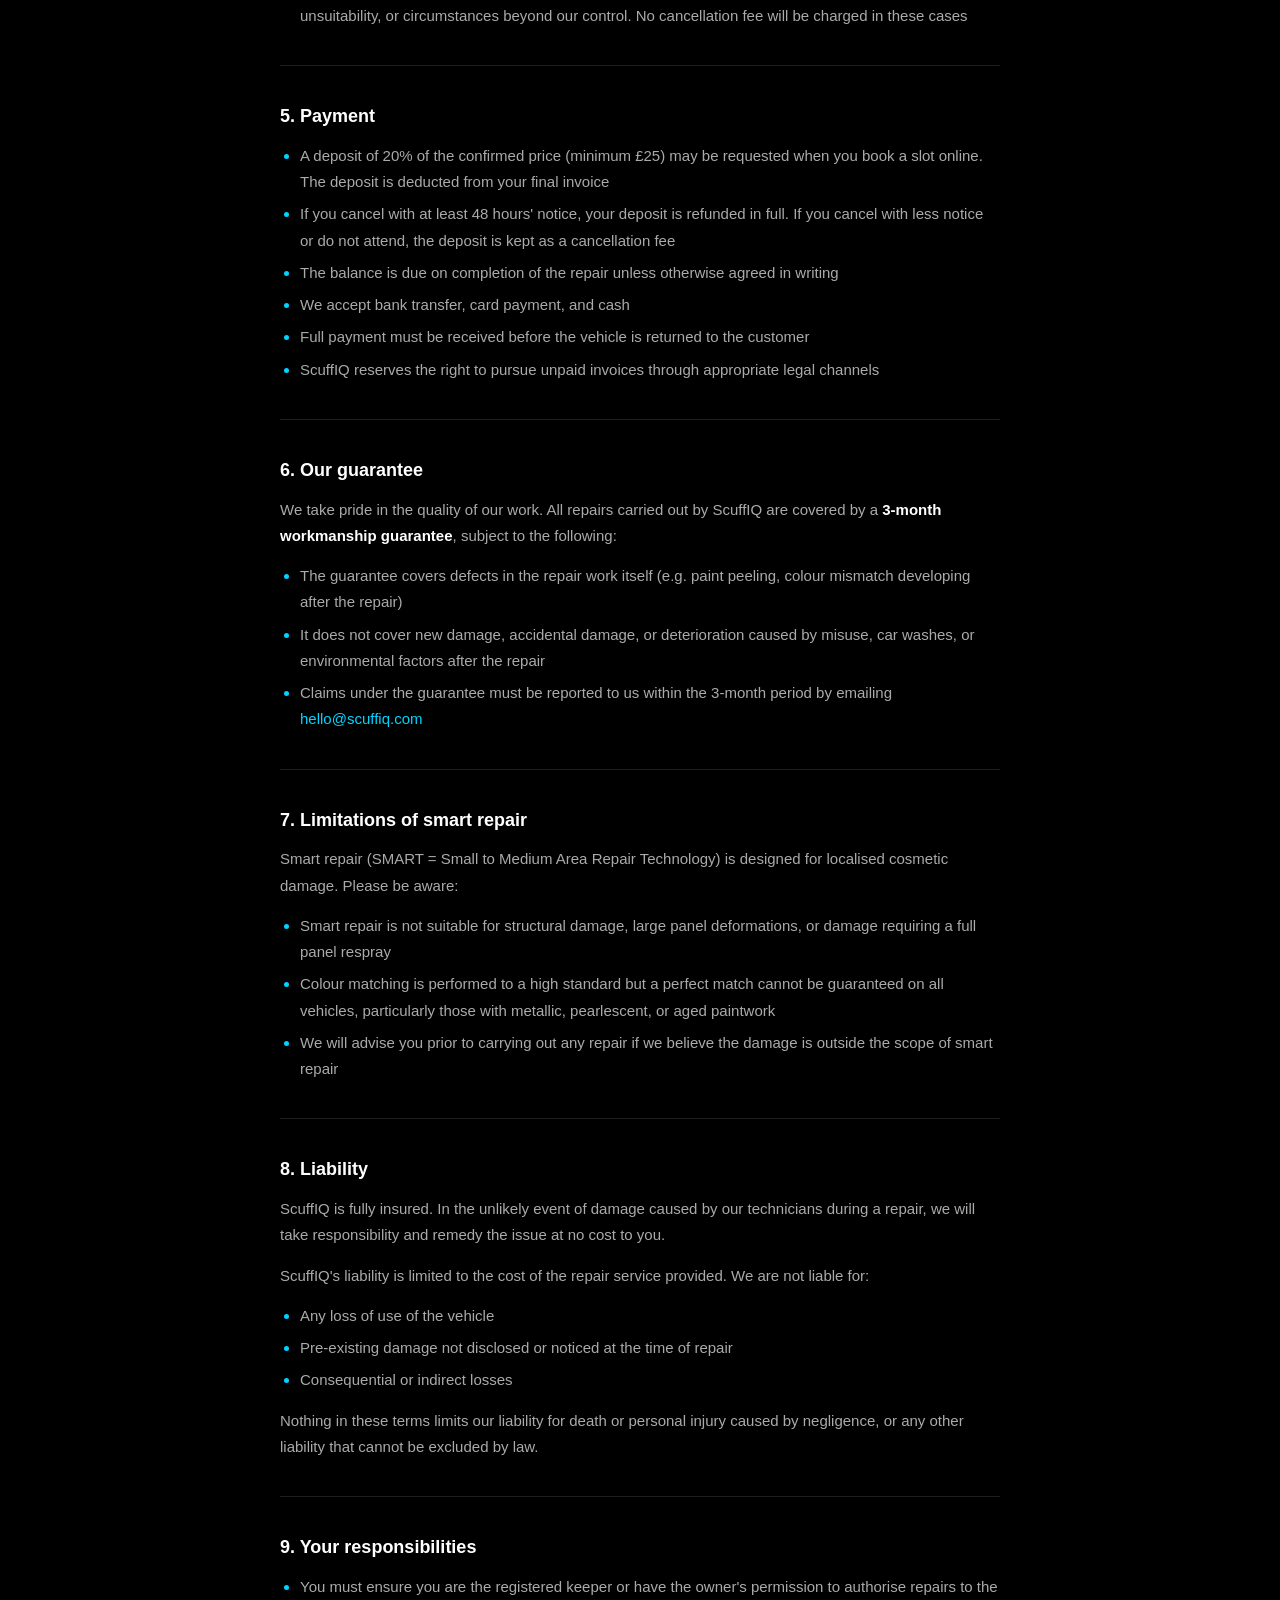
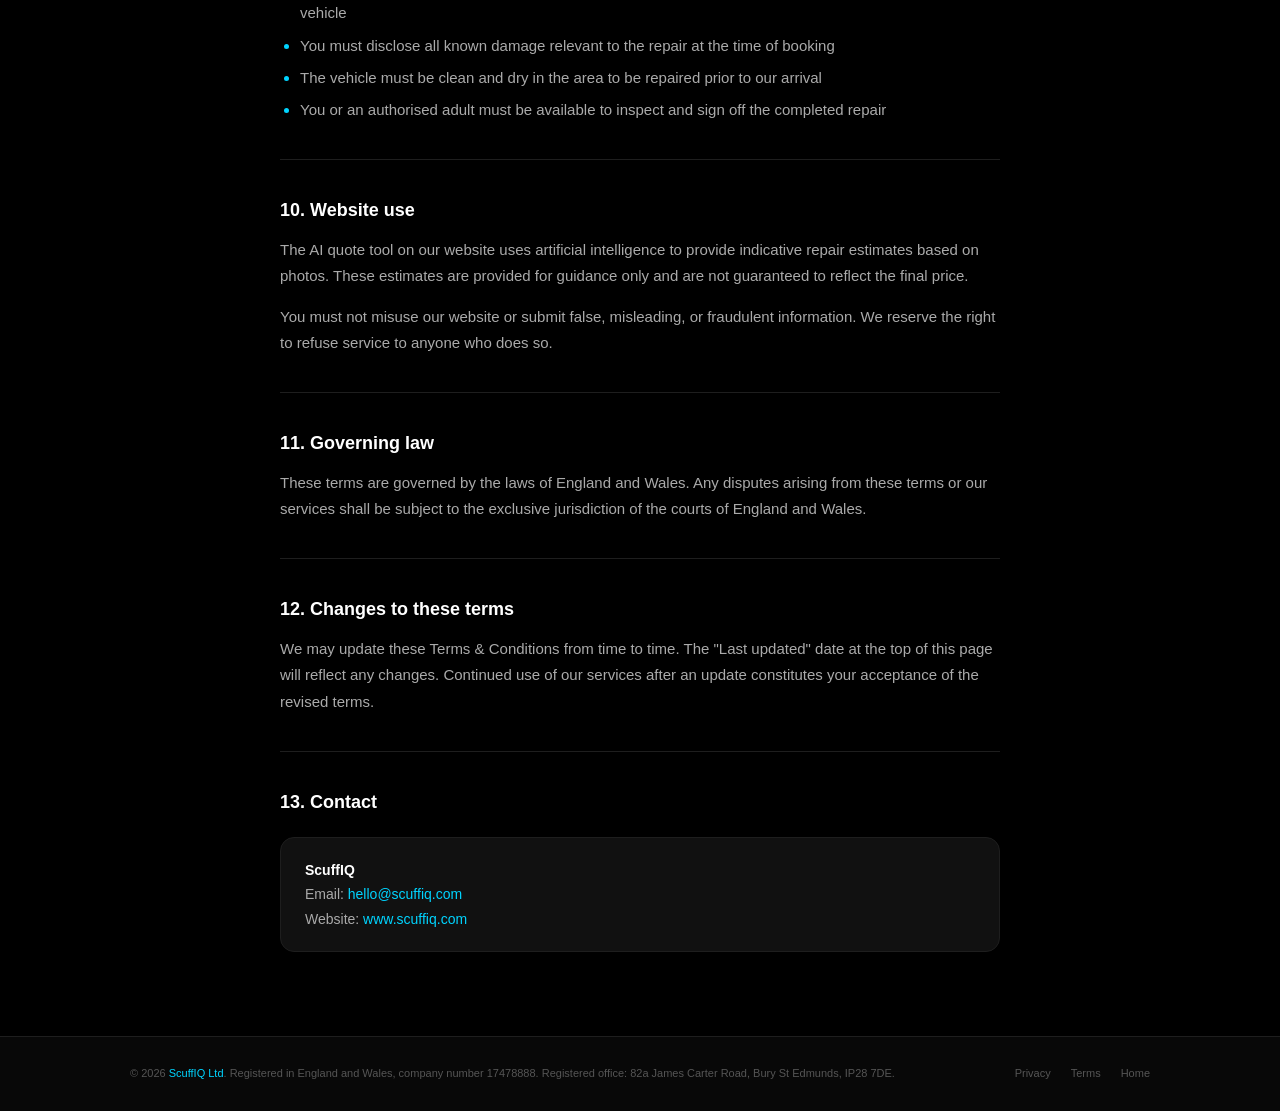
<file: terms.html>
<!DOCTYPE html>
<html lang="en">
<head>
<meta charset="UTF-8">
<meta name="viewport" content="width=device-width, initial-scale=1.0">
<title>Terms & Conditions — ScuffIQ</title>
<meta name="description" content="ScuffIQ terms and conditions. Please read before using our smart repair services.">
<meta name="google-site-verification" content="BbX_YLppp1VuxCrMX9CbUqliGDM4jrjYms45QU4fIG0">
<link rel="canonical" href="https://www.scuffiq.com/terms.html">
<style>
:root{
  --black:#000;--carbon:#080808;--panel:#111;--border:#1e1e1e;
  --grey:#555;--light:#999;--neon:#00D4FF;--neon-dk:#00A3C4;
  --white:#fff;--rad:10px;--rad-lg:14px;
}
*,*::before,*::after{box-sizing:border-box;margin:0;padding:0;}
html{scroll-behavior:smooth;}
body{background:var(--black);color:var(--white);font-family:-apple-system,BlinkMacSystemFont,'Segoe UI',Helvetica,Arial,sans-serif;font-size:16px;line-height:1.6;-webkit-font-smoothing:antialiased;}
a{color:var(--neon);text-decoration:none;}
a:hover{text-decoration:underline;}
img{max-width:100%;display:block;}
.container{max-width:760px;margin:0 auto;padding:0 20px;}

/* NAV */
nav{position:sticky;top:0;z-index:100;background:rgba(0,0,0,0.96);border-bottom:1px solid var(--border);backdrop-filter:blur(10px);}
.nav-inner{display:flex;align-items:center;justify-content:space-between;height:60px;}
.nav-back{display:flex;align-items:center;gap:8px;font-size:13px;color:var(--grey);transition:color .2s;}
.nav-back:hover{color:var(--white);text-decoration:none;}
.nav-back svg{width:15px;height:15px;}
.nav-logo{font-size:21px;font-weight:700;letter-spacing:-0.5px;color:var(--white);}
.nav-logo span{color:var(--neon);}

/* PAGE HEADER */
.page-header{padding:56px 0 40px;border-bottom:1px solid var(--border);}
.eyebrow{font-size:11px;font-weight:700;letter-spacing:.1em;text-transform:uppercase;color:var(--neon);margin-bottom:12px;}
.page-header h1{font-size:clamp(28px,4vw,42px);font-weight:700;letter-spacing:-1px;line-height:1.1;margin-bottom:12px;}
.page-header .meta{font-size:13px;color:var(--grey);}

/* CONTENT */
.content{padding:48px 0 64px;}
.content h2{font-size:18px;font-weight:700;color:var(--white);margin:36px 0 12px;padding-top:36px;border-top:1px solid var(--border);}
.content h2:first-child{margin-top:0;padding-top:0;border-top:none;}
.content p{font-size:15px;color:#aaa;line-height:1.75;margin-bottom:14px;}
.content p:last-child{margin-bottom:0;}
.content ul{margin:0 0 14px 0;padding-left:20px;}
.content ul li{font-size:15px;color:#aaa;line-height:1.75;margin-bottom:6px;}
.content ul li::marker{color:var(--neon);}
.content strong{color:var(--white);}
.content a{color:var(--neon);}
.info-box{background:var(--panel);border:1px solid var(--border);border-radius:var(--rad-lg);padding:20px 24px;margin:20px 0;}
.info-box p{margin:0;font-size:14px;color:#aaa;}
.info-box strong{color:var(--white);}

/* FOOTER */
footer{background:var(--carbon);border-top:1px solid var(--border);padding:28px 0;}
.footer-bottom{display:flex;justify-content:space-between;align-items:center;flex-wrap:wrap;gap:10px;}
.footer-bottom p{font-size:11px;color:#555;}
.footer-bottom p span{color:var(--neon);}
.footer-links{display:flex;gap:20px;}
.footer-links a{font-size:11px;color:#555;transition:color .2s;}
.footer-links a:hover{color:var(--neon);text-decoration:none;}

@media(max-width:580px){
  .footer-bottom{flex-direction:column;text-align:center;}
}
</style>

<!-- GA4 + Google Ads -->
<script async src="https://www.googletagmanager.com/gtag/js?id=G-RTWNL5LC4Z"></script>
<script>
  window.dataLayer = window.dataLayer || [];
  function gtag(){dataLayer.push(arguments);}
  gtag('js', new Date());
  gtag('config', 'G-RTWNL5LC4Z');
  gtag('config', 'AW-18259129511');
</script>
<!-- GTM -->
<script>(function(w,d,s,l,i){w[l]=w[l]||[];w[l].push({'gtm.start':
new Date().getTime(),event:'gtm.js'});var f=d.getElementsByTagName(s)[0],
j=d.createElement(s),dl=l!='dataLayer'?'&l='+l:'';j.async=true;j.src=
'https://www.googletagmanager.com/gtm.js?id='+i+dl;f.parentNode.insertBefore(j,f);
})(window,document,'script','dataLayer','GT-PJNSWS3C');</script>
<!-- Clarity -->
<script type="text/javascript">
  (function(c,l,a,r,i,t,y){
    c[a]=c[a]||function(){(c[a].q=c[a].q||[]).push(arguments)};
    t=l.createElement(r);t.async=1;t.src="https://www.clarity.ms/tag/"+i;
    y=l.getElementsByTagName(r)[0];y.parentNode.insertBefore(t,y);
  })(window, document, "clarity", "script", "xd82v9b9xe");
</script>
</head>
<body>
<noscript><iframe src="https://www.googletagmanager.com/ns.html?id=GT-PJNSWS3C" height="0" width="0" style="display:none;visibility:hidden"></iframe></noscript>

<nav>
  <div class="container" style="max-width:1060px;">
    <div class="nav-inner">
      <a href="/" class="nav-back">
        <svg viewBox="0 0 24 24" fill="none" stroke="currentColor" stroke-width="2.5" stroke-linecap="round" stroke-linejoin="round"><polyline points="15 18 9 12 15 6"/></svg>
        Back to ScuffIQ
      </a>
      <a href="/" class="nav-logo">Scuff<span>IQ</span></a>
    </div>
  </div>
</nav>

<div class="page-header">
  <div class="container">
    <div class="eyebrow">Legal</div>
    <h1>Terms &amp; Conditions</h1>
    <p class="meta">Last updated: June 2026 &nbsp;·&nbsp; ScuffIQ</p>
  </div>
</div>

<div class="content">
  <div class="container">

    <div class="info-box">
      <p><strong>Please read these terms carefully</strong> before requesting a quote or booking a repair with ScuffIQ. By using our website or services, you agree to these terms.</p>
    </div>

    <h2>1. About us</h2>
    <p>ScuffIQ ("we", "us", "our") is a mobile smart repair company operating in England and Wales. We provide scratch, scuff, bumper, and alloy wheel repair services across North London, Hertfordshire, and Essex.</p>
    <p>Contact: <a href="mailto:hello@scuffiq.com">hello@scuffiq.com</a></p>
    <p>The repair work is subcontracted to independent partner technicians, who are contracted to ScuffIQ. ScuffIQ introduces each job through this website and manages the customer relationship, including quotes, bookings and deposits.</p>

    <h2>2. Quotes and pricing</h2>
    <p>All quotes provided through our website — including AI-generated estimates based on photos — are <strong>indicative only</strong> and do not constitute a binding offer.</p>
    <ul>
      <li>A firm, confirmed price will be provided by a ScuffIQ technician after reviewing your photos and, where necessary, inspecting the vehicle in person</li>
      <li>The final price may differ from the AI estimate depending on the actual extent of damage seen in person</li>
      <li>Prices quoted are for the specific damage described. Any additional damage found at the time of repair may be quoted separately</li>
    </ul>

    <h2>3. Bookings and appointments</h2>
    <p>A booking is confirmed only when ScuffIQ has explicitly confirmed the appointment date, time, and price in writing (by email or message).</p>
    <ul>
      <li>We will make every effort to attend appointments on time. Occasionally delays may occur due to traffic or previous jobs running over — we will notify you as soon as possible if this happens</li>
      <li>You must ensure the vehicle is accessible and in a suitable location for repair at the agreed time</li>
      <li>Adequate space, daylight, and shelter from rain are required for smart repair work. We reserve the right to reschedule if conditions are unsuitable</li>
    </ul>

    <h2>4. Cancellations and rescheduling</h2>
    <ul>
      <li>You may cancel or reschedule an appointment at no charge with at least <strong>48 hours' notice</strong></li>
      <li>Cancellations with less than 48 hours' notice, and missed appointments, may be subject to a cancellation fee of up to £50. Any deposit paid is used towards this fee</li>
      <li>ScuffIQ reserves the right to cancel or reschedule appointments due to adverse weather, vehicle unsuitability, or circumstances beyond our control. No cancellation fee will be charged in these cases</li>
    </ul>

    <h2>5. Payment</h2>
    <ul>
      <li>A deposit of 20% of the confirmed price (minimum £25) may be requested when you book a slot online. The deposit is deducted from your final invoice</li>
      <li>If you cancel with at least 48 hours' notice, your deposit is refunded in full. If you cancel with less notice or do not attend, the deposit is kept as a cancellation fee</li>
      <li>The balance is due on completion of the repair unless otherwise agreed in writing</li>
      <li>We accept bank transfer, card payment, and cash</li>
      <li>Full payment must be received before the vehicle is returned to the customer</li>
      <li>ScuffIQ reserves the right to pursue unpaid invoices through appropriate legal channels</li>
    </ul>

    <h2>6. Our guarantee</h2>
    <p>We take pride in the quality of our work. All repairs carried out by ScuffIQ are covered by a <strong>3-month workmanship guarantee</strong>, subject to the following:</p>
    <ul>
      <li>The guarantee covers defects in the repair work itself (e.g. paint peeling, colour mismatch developing after the repair)</li>
      <li>It does not cover new damage, accidental damage, or deterioration caused by misuse, car washes, or environmental factors after the repair</li>
      <li>Claims under the guarantee must be reported to us within the 3-month period by emailing <a href="mailto:hello@scuffiq.com">hello@scuffiq.com</a></li>
    </ul>

    <h2>7. Limitations of smart repair</h2>
    <p>Smart repair (SMART = Small to Medium Area Repair Technology) is designed for localised cosmetic damage. Please be aware:</p>
    <ul>
      <li>Smart repair is not suitable for structural damage, large panel deformations, or damage requiring a full panel respray</li>
      <li>Colour matching is performed to a high standard but a perfect match cannot be guaranteed on all vehicles, particularly those with metallic, pearlescent, or aged paintwork</li>
      <li>We will advise you prior to carrying out any repair if we believe the damage is outside the scope of smart repair</li>
    </ul>

    <h2>8. Liability</h2>
    <p>ScuffIQ is fully insured. In the unlikely event of damage caused by our technicians during a repair, we will take responsibility and remedy the issue at no cost to you.</p>
    <p>ScuffIQ's liability is limited to the cost of the repair service provided. We are not liable for:</p>
    <ul>
      <li>Any loss of use of the vehicle</li>
      <li>Pre-existing damage not disclosed or noticed at the time of repair</li>
      <li>Consequential or indirect losses</li>
    </ul>
    <p>Nothing in these terms limits our liability for death or personal injury caused by negligence, or any other liability that cannot be excluded by law.</p>

    <h2>9. Your responsibilities</h2>
    <ul>
      <li>You must ensure you are the registered keeper or have the owner's permission to authorise repairs to the vehicle</li>
      <li>You must disclose all known damage relevant to the repair at the time of booking</li>
      <li>The vehicle must be clean and dry in the area to be repaired prior to our arrival</li>
      <li>You or an authorised adult must be available to inspect and sign off the completed repair</li>
    </ul>

    <h2>10. Website use</h2>
    <p>The AI quote tool on our website uses artificial intelligence to provide indicative repair estimates based on photos. These estimates are provided for guidance only and are not guaranteed to reflect the final price.</p>
    <p>You must not misuse our website or submit false, misleading, or fraudulent information. We reserve the right to refuse service to anyone who does so.</p>

    <h2>11. Governing law</h2>
    <p>These terms are governed by the laws of England and Wales. Any disputes arising from these terms or our services shall be subject to the exclusive jurisdiction of the courts of England and Wales.</p>

    <h2>12. Changes to these terms</h2>
    <p>We may update these Terms &amp; Conditions from time to time. The "Last updated" date at the top of this page will reflect any changes. Continued use of our services after an update constitutes your acceptance of the revised terms.</p>

    <h2>13. Contact</h2>
    <div class="info-box">
      <p><strong>ScuffIQ</strong><br>
      Email: <a href="mailto:hello@scuffiq.com">hello@scuffiq.com</a><br>
      Website: <a href="https://www.scuffiq.com">www.scuffiq.com</a></p>
    </div>

  </div>
</div>

<footer>
  <div class="container" style="max-width:1060px;">
    <div class="footer-bottom">
      <p>© 2026 <span>ScuffIQ Ltd</span>. Registered in England and Wales, company number 17478888. Registered office: 82a James Carter Road, Bury St Edmunds, IP28 7DE.</p>
      <div class="footer-links">
        <a href="/privacy.html">Privacy</a>
        <a href="/terms.html">Terms</a>
        <a href="/">Home</a>
      </div>
    </div>
  </div>
</footer>

</body>
</html>
</file>
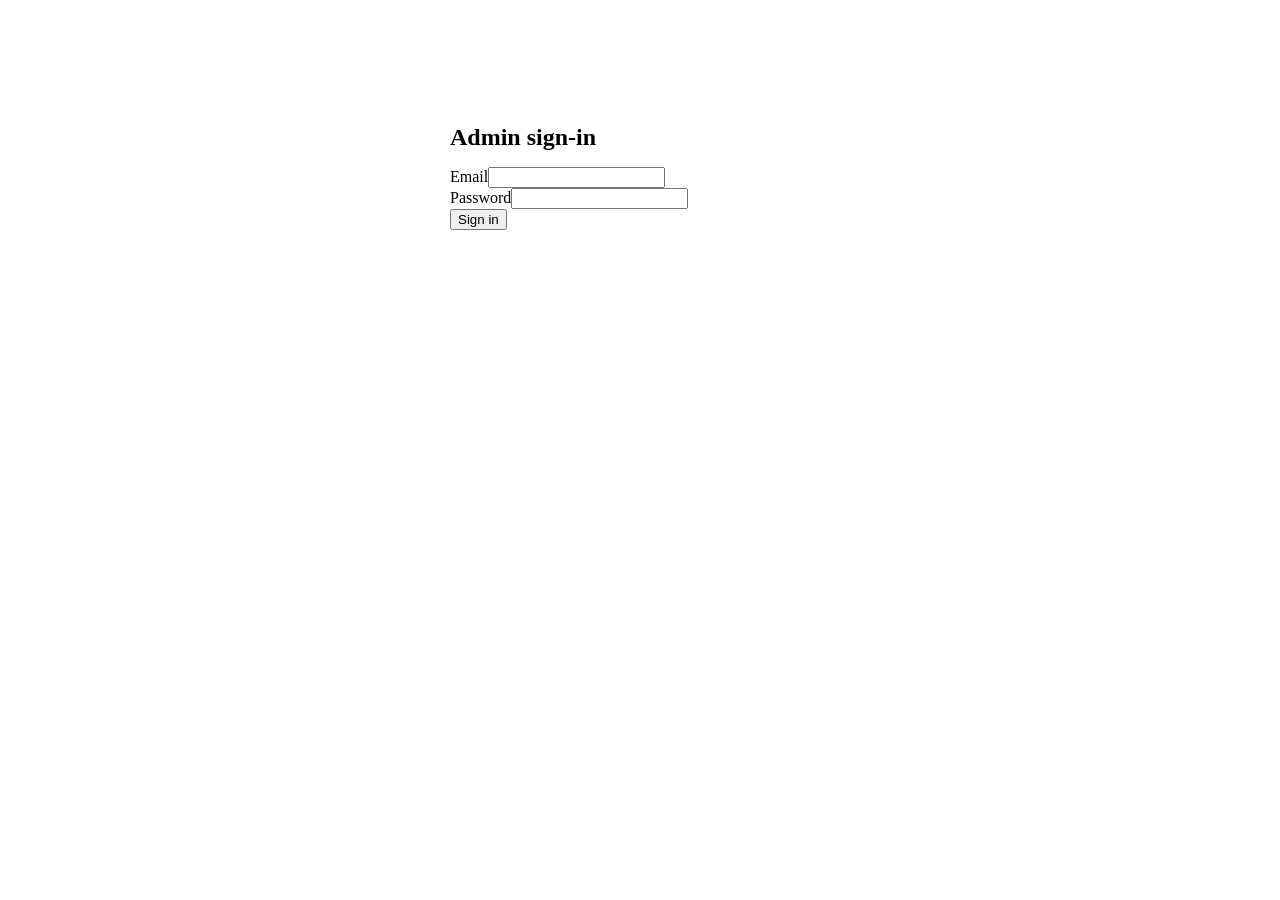
<file: admin/slots.html>
<!doctype html>
<html lang="en">
<head>
<meta charset="utf-8">
<meta name="viewport" content="width=device-width, initial-scale=1">
<meta name="robots" content="noindex">
<title>Booking slots | ScuffIQ Admin</title>
<link rel="stylesheet" href="admin.css">
<style>
  .slot-form{display:grid;grid-template-columns:1fr auto auto auto;gap:12px;align-items:end;margin-bottom:16px;}
  .slot-row{display:flex;justify-content:space-between;align-items:center;gap:12px;padding:10px 0;border-bottom:1px solid #222;font-size:14px;}
  .slot-tags{display:flex;gap:6px;align-items:center;flex-wrap:wrap;justify-content:flex-end;}
  .tag{font-size:11px;font-weight:700;padding:4px 8px;border-radius:999px;border:1px solid rgba(0,212,255,.4);color:#00d4ff;}
  .tag.booked{border-color:#555;color:#888;}
  .msg{font-size:13px;margin-top:10px;min-height:18px;}
  .msg.ok{color:#2ecc71;}
  .msg.err{color:#ff6b6b;}
  @media(max-width:700px){.slot-form{grid-template-columns:1fr;}}
</style>
</head>
<body>
<div id="loginScreen" style="max-width:380px;margin:80px auto;padding:24px;">
  <h2 style="margin-bottom:16px;">Admin sign-in</h2>
  <div class="fg"><label for="email">Email</label><input id="email" type="email" autocomplete="username"></div>
  <div class="fg"><label for="password">Password</label><input id="password" type="password" autocomplete="current-password"></div>
  <button id="loginBtn" type="button">Sign in</button>
  <p class="msg err" id="loginErr"></p>
</div>

<div id="app" style="display:none;max-width:760px;margin:24px auto;padding:0 16px;">
  <h1 style="font-size:24px;margin-bottom:6px;">Booking slots</h1>
  <p style="color:#888;font-size:14px;margin-bottom:20px;">Add the morning (AM) and afternoon (PM) slots you've confirmed with the technician. Customers can only book slots listed here.</p>

  <div class="slot-form">
    <div class="fg" style="margin:0;"><label for="slotDate">Date</label><input id="slotDate" type="date"></div>
    <label style="display:flex;gap:6px;align-items:center;margin:0;"><input id="slotAm" type="checkbox"> AM</label>
    <label style="display:flex;gap:6px;align-items:center;margin:0;"><input id="slotPm" type="checkbox"> PM</label>
    <button id="addBtn" type="button">Add slots</button>
  </div>
  <p class="msg" id="msg" role="status"></p>

  <div id="slotList"></div>
</div>

<script>
const SUPABASE_URL = "https://scohjgsjjxbkpfuhlmrz.supabase.co";
const SUPABASE_KEY = "eyJhbGciOiJIUzI1NiIsInR5cCI6IkpXVCJ9.eyJpc3MiOiJzdXBhYmFzZSIsInJlZiI6InNjb2hqZ3Nqanhia3BmdWhsbXJ6Iiwicm9sZSI6ImFub24iLCJpYXQiOjE3ODI0ODgwNjYsImV4cCI6MjA5ODA2NDA2Nn0.V-VCy_R7MRFs9o1Ybr2Uvpis13XR45d6HE-hk6gHBpY";

let authToken = null;
let slots = [];

function setMsg(text, kind) {
  const el = document.getElementById("msg");
  el.textContent = text;
  el.className = "msg " + (kind || "");
}

async function api(path, options = {}) {
  const res = await fetch(`${SUPABASE_URL}/rest/v1/${path}`, {
    ...options,
    headers: {
      apikey: SUPABASE_KEY,
      Authorization: `Bearer ${authToken || SUPABASE_KEY}`,
      "Content-Type": "application/json",
      Prefer: "return=representation",
      ...(options.headers || {}),
    },
  });
  if (!res.ok) throw new Error(await res.text());
  const text = await res.text();
  return text ? JSON.parse(text) : [];
}

// Sign in with the same email and password as admin.html.
async function login() {
  const email = document.getElementById("email").value.trim();
  const password = document.getElementById("password").value;
  const err = document.getElementById("loginErr");
  err.textContent = "";
  try {
    const res = await fetch(`${SUPABASE_URL}/auth/v1/token?grant_type=password`, {
      method: "POST",
      headers: { apikey: SUPABASE_KEY, "Content-Type": "application/json" },
      body: JSON.stringify({ email, password }),
    });
    const data = await res.json();
    if (!res.ok || !data.access_token) {
      err.textContent = data.error_description || "Incorrect email or password";
      return;
    }
    authToken = data.access_token;
    document.getElementById("loginScreen").style.display = "none";
    document.getElementById("app").style.display = "block";
    await loadSlots();
  } catch (e) {
    err.textContent = "Sign-in failed. Please try again.";
  }
}

async function loadSlots() {
  const today = new Date().toISOString().slice(0, 10);
  slots = await api(`booking_slots?slot_date=gte.${today}&select=id,slot_date,period,status&order=slot_date.asc`);
  renderSlots();
}

function formatDate(isoDate) {
  const [y, m, d] = isoDate.split("-").map(Number);
  return new Date(y, m - 1, d).toLocaleDateString("en-GB", {
    weekday: "short", day: "numeric", month: "short", year: "numeric",
  });
}

function renderSlots() {
  const list = document.getElementById("slotList");
  if (!slots.length) {
    list.innerHTML = '<p style="color:#888;font-size:14px;">No upcoming slots.</p>';
    return;
  }

  const byDate = new Map();
  for (const s of slots) {
    if (!byDate.has(s.slot_date)) byDate.set(s.slot_date, []);
    byDate.get(s.slot_date).push(s);
  }

  list.innerHTML = "";
  for (const [date, daySlots] of byDate) {
    const row = document.createElement("div");
    row.className = "slot-row";
    const tags = daySlots.map((s) => {
      const booked = s.status !== "open";
      const label = `${s.period.toUpperCase()}${booked ? " (" + s.status + ")" : ""}`;
      return `<span class="tag ${booked ? "booked" : ""}">${label}</span>
        <button type="button" data-remove="${s.id}" ${booked ? "disabled" : ""}>Remove ${s.period.toUpperCase()}</button>`;
    }).join(" ");
    row.innerHTML = `<strong>${formatDate(date)}</strong><span class="slot-tags">${tags}</span>`;
    list.appendChild(row);
  }
}

document.getElementById("addBtn").addEventListener("click", async () => {
  const date = document.getElementById("slotDate").value;
  const am = document.getElementById("slotAm").checked;
  const pm = document.getElementById("slotPm").checked;
  if (!date) return setMsg("Choose a date first.", "err");
  if (!am && !pm) return setMsg("Tick AM, PM or both.", "err");

  const periods = [];
  if (am && !slots.some((s) => s.slot_date === date && s.period === "am")) periods.push("am");
  if (pm && !slots.some((s) => s.slot_date === date && s.period === "pm")) periods.push("pm");
  if (!periods.length) return setMsg("Those slots are already listed for that date.", "err");

  try {
    await api("booking_slots", {
      method: "POST",
      body: JSON.stringify(periods.map((period) => ({ slot_date: date, period, status: "open" }))),
    });
    document.getElementById("slotAm").checked = false;
    document.getElementById("slotPm").checked = false;
    await loadSlots();
    setMsg("Slots added.", "ok");
  } catch (e) {
    console.error("Add slots error:", e);
    setMsg("Could not add those slots. Please try again.", "err");
  }
});

document.getElementById("slotList").addEventListener("click", async (event) => {
  const button = event.target.closest("button[data-remove]");
  if (!button) return;
  try {
    await api(`booking_slots?id=eq.${button.dataset.remove}`, { method: "DELETE" });
    await loadSlots();
    setMsg("Slot removed.", "ok");
  } catch (e) {
    console.error("Remove slot error:", e);
    setMsg("Could not remove that slot. Please try again.", "err");
  }
});

document.getElementById("loginBtn").addEventListener("click", login);
document.getElementById("password").addEventListener("keydown", (e) => { if (e.key === "Enter") login(); });
</script>
</body>
</html>
</file>
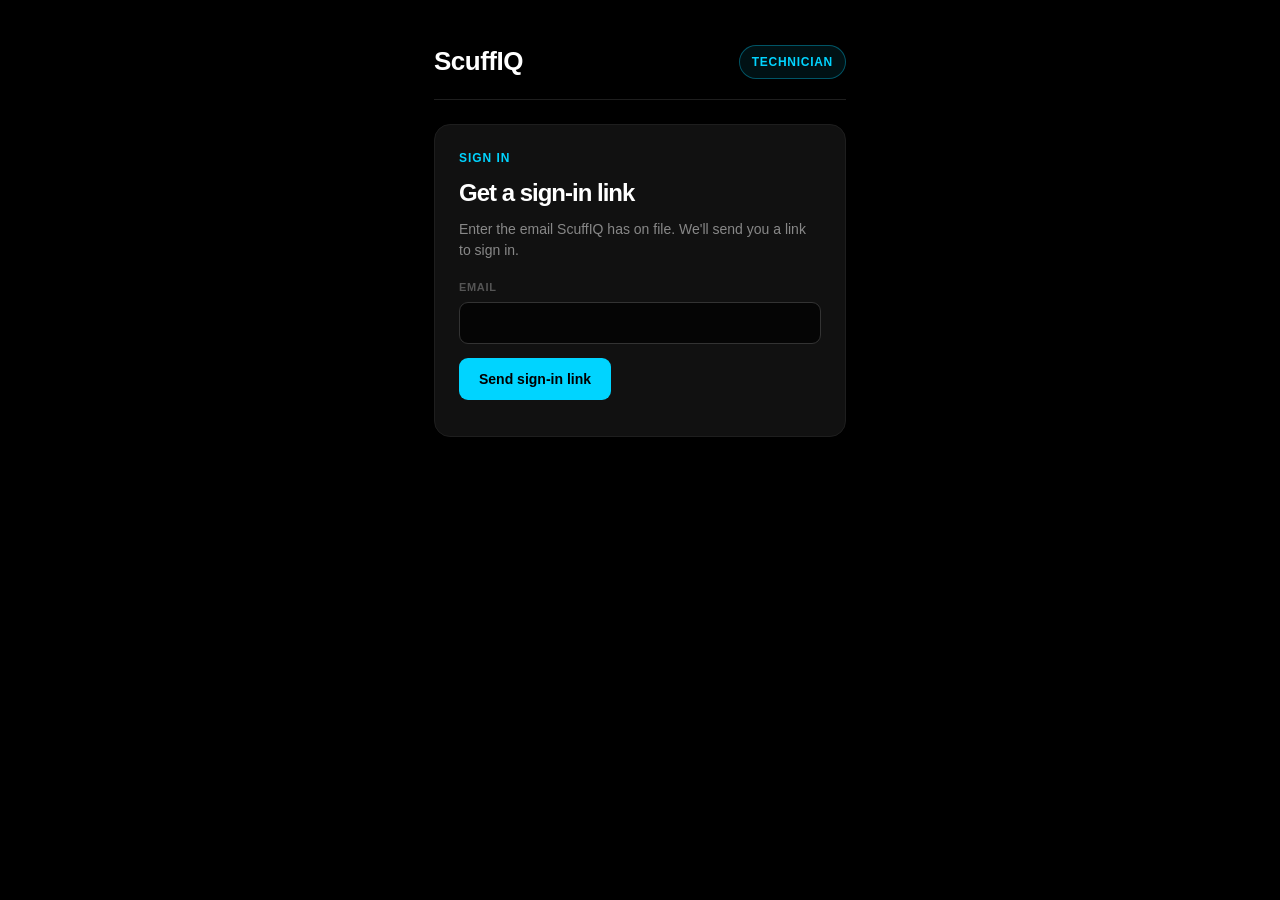
<file: technician/hours.html>
<!doctype html>
<html lang="en">
<head>
<meta charset="utf-8">
<meta name="viewport" content="width=device-width, initial-scale=1">
<meta name="robots" content="noindex">
<title>My hours | ScuffIQ Technician</title>
<link rel="stylesheet" href="technician.css">
<style>
  .day-row{display:grid;grid-template-columns:110px 1fr 1fr;gap:12px;align-items:center;padding:10px 0;border-bottom:1px solid var(--border);}
  .day-row:last-child{border-bottom:0;}
  .day-name{font-weight:800;}
  .day-row input[type="time"]{padding:9px 10px;}
  .day-row input[disabled]{opacity:.4;}
  .block-list{list-style:none;padding:0;margin:14px 0 0;}
  .block-list li{display:flex;justify-content:space-between;align-items:center;padding:10px 0;border-bottom:1px solid var(--border);font-size:14px;}
  .block-list button{padding:6px 12px;font-size:12px;}
  .block-add{display:grid;grid-template-columns:1fr auto;gap:12px;align-items:end;margin-top:14px;}
  .inline-check{display:flex;align-items:center;gap:8px;text-transform:none;letter-spacing:0;font-size:14px;color:var(--white);font-weight:600;margin:0;}
  .inline-check input{width:auto;}
  @media(max-width:760px){.day-row{grid-template-columns:1fr 1fr;}.day-row .day-name{grid-column:1 / -1;}.block-add{grid-template-columns:1fr;}}
</style>
</head>
<body>
<div class="page-shell">
  <div class="topbar">
    <div class="brand">ScuffIQ</div>
    <div style="display:flex;gap:10px;align-items:center;">
      <span class="portal-badge">Technician</span>
      <button class="secondary" id="signOutBtn" type="button">Sign out</button>
    </div>
  </div>

  <div class="state-card" id="loadingState">
    <div class="loader"></div>
    <p class="muted" style="margin-top:16px;">Loading your hours…</p>
  </div>

  <div id="app" class="hidden">
    <div class="hero-card">
      <div>
        <div class="eyebrow">Availability</div>
        <h1 style="font-size:28px;margin-bottom:8px;">My hours</h1>
        <p class="muted">Set the hours you can take bookings. Customers only see free times inside these hours. Block out any days you're not available.</p>
      </div>
    </div>

    <div class="card" style="margin-bottom:18px;">
      <div class="section-head"><h2 style="font-size:18px;">Weekly hours</h2></div>
      <div id="weekdayRows"></div>
    </div>

    <div class="card" style="margin-bottom:18px;">
      <div class="section-head"><h2 style="font-size:18px;">Days off</h2></div>
      <p class="muted">Days you can't take bookings, even if they fall in your weekly hours.</p>
      <div class="block-add">
        <div class="field" style="margin:0;">
          <label for="blockDate">Date</label>
          <input id="blockDate" type="date">
        </div>
        <button class="secondary" id="addBlockBtn" type="button">Add day off</button>
      </div>
      <ul class="block-list" id="blockList"></ul>
    </div>

    <div class="card" style="margin-bottom:18px;">
      <div class="section-head"><h2 style="font-size:18px;">Specific dates</h2></div>
      <p class="muted">Add a date and tick the half-days you can take bookings. Customers see these slots on that date, even if it falls outside your weekly hours.</p>
      <div class="block-add" style="grid-template-columns:1fr auto auto auto;">
        <div class="field" style="margin:0;">
          <label for="slotDate">Date</label>
          <input id="slotDate" type="date">
        </div>
        <label class="inline-check"><input id="slotAm" type="checkbox"> Morning (AM)</label>
        <label class="inline-check"><input id="slotPm" type="checkbox"> Afternoon (PM)</label>
        <button class="secondary" id="addSlotBtn" type="button">Add date</button>
      </div>
      <ul class="block-list" id="slotList"></ul>
      <p class="form-message" id="slotMessage" role="status"></p>
    </div>

    <div class="actions">
      <button id="saveBtn" type="button">Save hours</button>
      <p class="form-message" id="saveMessage" role="status"></p>
    </div>
  </div>
</div>

<script>
const SUPABASE_URL = "https://scohjgsjjxbkpfuhlmrz.supabase.co";
const SUPABASE_KEY = "sb_publishable_ja-1cvEG-6iOG8IO54UfeA_p5ngEFUe";
const SESSION_KEY = "scuffiq-technician-session";
const DAYS = ["Sunday", "Monday", "Tuesday", "Wednesday", "Thursday", "Friday", "Saturday"];

let session = null;   // { access_token, refresh_token, expires_at }
let userId = null;
let weekly = {};      // weekday -> { start, end } or null when not working
let blockOuts = [];   // [{ date, id }]
let dateSlots = [];   // [{ id, date, period: "am" | "pm" }]

// ── Session ───────────────────────────────────────────────────────────────────
// Read the session from the magic link's #hash, or from the last visit.
function readSessionFromHash() {
  const params = new URLSearchParams(window.location.hash.slice(1));
  const accessToken = params.get("access_token");
  if (!accessToken) return null;

  const expiresIn = Number(params.get("expires_in")) || 3600;
  history.replaceState(null, "", window.location.pathname);
  return {
    access_token: accessToken,
    refresh_token: params.get("refresh_token"),
    expires_at: Date.now() + expiresIn * 1000,
  };
}

function loadSavedSession() {
  try {
    return JSON.parse(localStorage.getItem(SESSION_KEY)) || null;
  } catch (e) {
    return null;
  }
}

function saveSession(value) {
  try {
    localStorage.setItem(SESSION_KEY, JSON.stringify(value));
  } catch (e) {
    // Storage blocked: the page still works until it's closed.
  }
}

function clearSession() {
  try {
    localStorage.removeItem(SESSION_KEY);
  } catch (e) {}
}

async function refreshSession() {
  if (!session || !session.refresh_token) return false;
  const response = await fetch(`${SUPABASE_URL}/auth/v1/token?grant_type=refresh_token`, {
    method: "POST",
    headers: { apikey: SUPABASE_KEY, "Content-Type": "application/json" },
    body: JSON.stringify({ refresh_token: session.refresh_token }),
  });
  if (!response.ok) return false;
  const data = await response.json();
  session = {
    access_token: data.access_token,
    refresh_token: data.refresh_token,
    expires_at: Date.now() + data.expires_in * 1000,
  };
  saveSession(session);
  return true;
}

async function ensureFreshSession() {
  if (session && session.expires_at - Date.now() > 60 * 1000) return true;
  return refreshSession();
}

function signOut() {
  clearSession();
  window.location.href = "login.html";
}

// ── Data ──────────────────────────────────────────────────────────────────────
async function api(path, options = {}) {
  await ensureFreshSession();
  const response = await fetch(`${SUPABASE_URL}/${path}`, {
    ...options,
    headers: {
      apikey: SUPABASE_KEY,
      Authorization: `Bearer ${session.access_token}`,
      "Content-Type": "application/json",
      Prefer: "return=representation",
      ...(options.headers || {}),
    },
  });
  if (!response.ok) throw new Error(await response.text());
  const text = await response.text();
  return text ? JSON.parse(text) : [];
}

async function loadCurrentUser() {
  const user = await api("auth/v1/user");
  return user.id;
}

async function loadAvailability() {
  const hours = await api(
    `rest/v1/technician_availability?technician_id=eq.${userId}&select=weekday,start_time,end_time`
  );
  weekly = {};
  for (const row of hours) {
    weekly[row.weekday] = { start: row.start_time.slice(0, 5), end: row.end_time.slice(0, 5) };
  }

  const blocks = await api(
    `rest/v1/technician_block_outs?technician_id=eq.${userId}&select=id,block_date&order=block_date.asc`
  );
  blockOuts = blocks.map((row) => ({ id: row.id, date: row.block_date }));

  const slots = await api(
    `rest/v1/technician_date_slots?technician_id=eq.${userId}&select=id,slot_date,period&order=slot_date.asc`
  );
  dateSlots = slots.map((row) => ({ id: row.id, date: row.slot_date, period: row.period }));
}

// Each row is one half-day on one date. Saved as soon as it's added.
async function addDateSlots(date, periods) {
  const rows = periods.map((period) => ({ technician_id: userId, slot_date: date, period }));
  const saved = await api("rest/v1/technician_date_slots", {
    method: "POST",
    body: JSON.stringify(rows),
  });
  for (const row of saved) {
    dateSlots.push({ id: row.id, date: row.slot_date, period: row.period });
  }
  dateSlots.sort((a, b) => a.date.localeCompare(b.date) || a.period.localeCompare(b.period));
}

async function removeDateSlot(id) {
  await api(`rest/v1/technician_date_slots?id=eq.${id}`, { method: "DELETE" });
  dateSlots = dateSlots.filter((s) => s.id !== id);
}

async function saveWeekly() {
  await api(`rest/v1/technician_availability?technician_id=eq.${userId}`, { method: "DELETE" });

  const rows = [];
  for (let day = 0; day < 7; day++) {
    const slot = weekly[day];
    if (slot) {
      rows.push({
        technician_id: userId,
        weekday: day,
        start_time: slot.start,
        end_time: slot.end,
      });
    }
  }
  if (rows.length) {
    await api("rest/v1/technician_availability", {
      method: "POST",
      body: JSON.stringify(rows),
    });
  }
}

async function addBlockOut(date) {
  const [row] = await api("rest/v1/technician_block_outs", {
    method: "POST",
    body: JSON.stringify({ technician_id: userId, block_date: date }),
  });
  blockOuts.push({ id: row.id, date: row.block_date });
  blockOuts.sort((a, b) => a.date.localeCompare(b.date));
}

async function removeBlockOut(id) {
  await api(`rest/v1/technician_block_outs?id=eq.${id}`, { method: "DELETE" });
  blockOuts = blockOuts.filter((b) => b.id !== id);
}

// ── UI ────────────────────────────────────────────────────────────────────────
function renderWeekly() {
  const container = document.getElementById("weekdayRows");
  container.innerHTML = "";

  // Monday first, Sunday last
  const order = [1, 2, 3, 4, 5, 6, 0];
  for (const day of order) {
    const slot = weekly[day];
    const row = document.createElement("div");
    row.className = "day-row";
    row.innerHTML = `
      <label class="inline-check day-name">
        <input type="checkbox" data-day="${day}" ${slot ? "checked" : ""}>
        ${DAYS[day]}
      </label>
      <div class="field" style="margin:0;">
        <label>From</label>
        <input type="time" data-day="${day}" data-edge="start" value="${slot ? slot.start : "09:00"}" ${slot ? "" : "disabled"}>
      </div>
      <div class="field" style="margin:0;">
        <label>To</label>
        <input type="time" data-day="${day}" data-edge="end" value="${slot ? slot.end : "17:00"}" ${slot ? "" : "disabled"}>
      </div>`;
    container.appendChild(row);
  }
}

function renderBlockOuts() {
  const list = document.getElementById("blockList");
  list.innerHTML = "";
  if (!blockOuts.length) {
    list.innerHTML = `<li class="muted">No days off set.</li>`;
    return;
  }
  for (const block of blockOuts) {
    const item = document.createElement("li");
    item.innerHTML = `<span>${formatDate(block.date)}</span>
      <button class="secondary" type="button" data-remove="${block.id}">Remove</button>`;
    list.appendChild(item);
  }
}

function formatDate(isoDate) {
  const [y, m, d] = isoDate.split("-").map(Number);
  return new Date(y, m - 1, d).toLocaleDateString("en-GB", {
    weekday: "short", day: "numeric", month: "short", year: "numeric",
  });
}

function setMessage(text, kind) {
  const el = document.getElementById("saveMessage");
  el.textContent = text;
  el.className = `form-message ${kind || ""}`;
}

function readWeeklyFromForm() {
  const next = {};
  document.querySelectorAll('#weekdayRows input[type="checkbox"]').forEach((box) => {
    const day = Number(box.dataset.day);
    if (!box.checked) return;
    const start = document.querySelector(`input[data-day="${day}"][data-edge="start"]`).value;
    const end = document.querySelector(`input[data-day="${day}"][data-edge="end"]`).value;
    next[day] = { start, end };
  });
  return next;
}

function validateWeekly(next) {
  for (const day of Object.keys(next)) {
    const { start, end } = next[day];
    if (!start || !end || end <= start) {
      return `${DAYS[day]}: the end time must be after the start time.`;
    }
  }
  return null;
}

function renderSlots() {
  const list = document.getElementById("slotList");
  list.innerHTML = "";
  if (!dateSlots.length) {
    list.innerHTML = `<li class="muted">No specific dates added.</li>`;
    return;
  }

  // One line per date, with its AM and PM rows grouped together.
  const byDate = new Map();
  for (const slot of dateSlots) {
    if (!byDate.has(slot.date)) byDate.set(slot.date, []);
    byDate.get(slot.date).push(slot);
  }

  for (const [date, slots] of byDate) {
    const item = document.createElement("li");
    const labels = slots
      .map((s) => `<span class="status-pill" style="margin-right:6px;">${s.period === "am" ? "AM" : "PM"}</span>
        <button class="secondary" type="button" data-remove-slot="${s.id}">Remove ${s.period.toUpperCase()}</button>`)
      .join(" ");
    item.innerHTML = `<span>${formatDate(date)}</span><span style="display:flex;gap:6px;align-items:center;flex-wrap:wrap;justify-content:flex-end;">${labels}</span>`;
    list.appendChild(item);
  }
}

function setSlotMessage(text, kind) {
  const el = document.getElementById("slotMessage");
  el.textContent = text;
  el.className = `form-message ${kind || ""}`;
}

// ── Wiring ────────────────────────────────────────────────────────────────────
document.getElementById("weekdayRows").addEventListener("change", (event) => {
  const box = event.target;
  if (box.matches('input[type="checkbox"]')) {
    const day = box.dataset.day;
    document.querySelectorAll(`input[data-day="${day}"][data-edge]`).forEach((input) => {
      input.disabled = !box.checked;
    });
  }
});

document.getElementById("saveBtn").addEventListener("click", async () => {
  const next = readWeeklyFromForm();
  const problem = validateWeekly(next);
  if (problem) {
    setMessage(problem, "err");
    return;
  }

  const button = document.getElementById("saveBtn");
  button.disabled = true;
  setMessage("Saving…");
  try {
    weekly = next;
    await saveWeekly();
    setMessage("Hours saved.", "ok");
  } catch (error) {
    console.error("Save hours error:", error);
    setMessage("We couldn't save your hours. Please try again.", "err");
  } finally {
    button.disabled = false;
  }
});

document.getElementById("addBlockBtn").addEventListener("click", async () => {
  const input = document.getElementById("blockDate");
  if (!input.value) return;
  if (blockOuts.some((b) => b.date === input.value)) {
    setMessage("That day is already blocked out.", "err");
    return;
  }
  try {
    await addBlockOut(input.value);
    input.value = "";
    renderBlockOuts();
    setMessage("Day off added.", "ok");
  } catch (error) {
    console.error("Add day off error:", error);
    setMessage("We couldn't add that day off. Please try again.", "err");
  }
});

document.getElementById("blockList").addEventListener("click", async (event) => {
  const button = event.target.closest("button[data-remove]");
  if (!button) return;
  try {
    await removeBlockOut(button.dataset.remove);
    renderBlockOuts();
  } catch (error) {
    console.error("Remove day off error:", error);
    setMessage("We couldn't remove that day off. Please try again.", "err");
  }
});

document.getElementById("addSlotBtn").addEventListener("click", async () => {
  const date = document.getElementById("slotDate").value;
  const amBox = document.getElementById("slotAm");
  const pmBox = document.getElementById("slotPm");

  if (!date) {
    setSlotMessage("Choose a date first.", "err");
    return;
  }
  if (!amBox.checked && !pmBox.checked) {
    setSlotMessage("Tick morning, afternoon or both.", "err");
    return;
  }

  // Skip any half-day already added for this date.
  const periods = [];
  if (amBox.checked && !dateSlots.some((s) => s.date === date && s.period === "am")) periods.push("am");
  if (pmBox.checked && !dateSlots.some((s) => s.date === date && s.period === "pm")) periods.push("pm");
  if (!periods.length) {
    setSlotMessage("Those half-days are already added for that date.", "err");
    return;
  }

  const button = document.getElementById("addSlotBtn");
  button.disabled = true;
  try {
    await addDateSlots(date, periods);
    renderSlots();
    amBox.checked = false;
    pmBox.checked = false;
    setSlotMessage("Date added.", "ok");
  } catch (error) {
    console.error("Add date slot error:", error);
    setSlotMessage("We couldn't add that date. Please try again.", "err");
  } finally {
    button.disabled = false;
  }
});

document.getElementById("slotList").addEventListener("click", async (event) => {
  const button = event.target.closest("button[data-remove-slot]");
  if (!button) return;
  try {
    await removeDateSlot(button.dataset.removeSlot);
    renderSlots();
    setSlotMessage("Removed.", "ok");
  } catch (error) {
    console.error("Remove date slot error:", error);
    setSlotMessage("We couldn't remove that slot. Please try again.", "err");
  }
});

document.getElementById("signOutBtn").addEventListener("click", signOut);

// ── Start ─────────────────────────────────────────────────────────────────────
(async function start() {
  session = readSessionFromHash() || loadSavedSession();
  if (!session) {
    window.location.href = "login.html";
    return;
  }
  saveSession(session);

  try {
    if (!(await ensureFreshSession())) throw new Error("Session expired");
    userId = await loadCurrentUser();
    await loadAvailability();
    renderWeekly();
    renderBlockOuts();
    renderSlots();
    document.getElementById("loadingState").classList.add("hidden");
    document.getElementById("app").classList.remove("hidden");
  } catch (error) {
    console.error("Load hours error:", error);
    clearSession();
    window.location.href = "login.html";
  }
})();
</script>
</body>
</html>
</file>
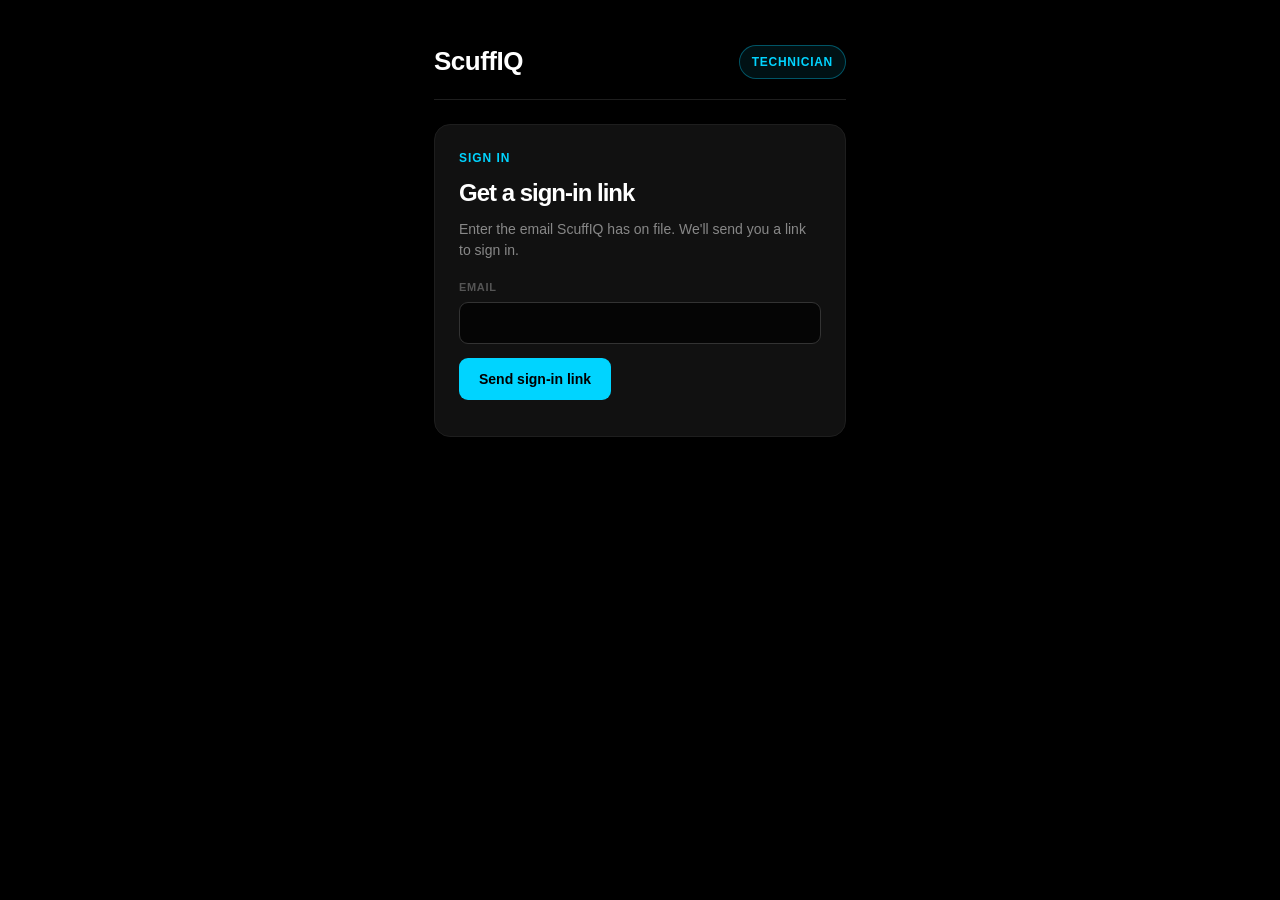
<file: technician/login.html>
<!doctype html>
<html lang="en">
<head>
<meta charset="utf-8">
<meta name="viewport" content="width=device-width, initial-scale=1">
<meta name="robots" content="noindex">
<title>Technician sign-in | ScuffIQ</title>
<link rel="stylesheet" href="technician.css">
</head>
<body>
<div class="page-shell" style="max-width:460px;">
  <div class="topbar">
    <div class="brand">ScuffIQ</div>
    <span class="portal-badge">Technician</span>
  </div>

  <div class="card" id="requestCard">
    <div class="eyebrow">Sign in</div>
    <h1 style="font-size:24px;margin-bottom:8px;">Get a sign-in link</h1>
    <p class="muted" style="margin-bottom:18px;">Enter the email ScuffIQ has on file. We'll send you a link to sign in.</p>
    <form id="loginForm">
      <div class="field">
        <label for="email">Email</label>
        <input id="email" type="email" autocomplete="email" required>
      </div>
      <div class="actions">
        <button type="submit" id="sendBtn">Send sign-in link</button>
      </div>
      <p class="form-message" id="loginMessage" role="status"></p>
    </form>
  </div>
</div>

<script>
const SUPABASE_URL = "https://scohjgsjjxbkpfuhlmrz.supabase.co";
const SUPABASE_KEY = "sb_publishable_ja-1cvEG-6iOG8IO54UfeA_p5ngEFUe";

const form = document.getElementById("loginForm");
const message = document.getElementById("loginMessage");
const sendBtn = document.getElementById("sendBtn");

// Send the magic link. The link brings the technician back to hours.html.
form.addEventListener("submit", async (event) => {
  event.preventDefault();
  const email = document.getElementById("email").value.trim();
  if (!email) return;

  sendBtn.disabled = true;
  message.className = "form-message";
  message.textContent = "Sending…";

  const redirectTo = new URL("hours.html", window.location.href).href;

  try {
    const response = await fetch(
      `${SUPABASE_URL}/auth/v1/otp?redirect_to=${encodeURIComponent(redirectTo)}`,
      {
        method: "POST",
        headers: { apikey: SUPABASE_KEY, "Content-Type": "application/json" },
        // create_user false: only accounts ScuffIQ has set up can sign in.
        body: JSON.stringify({ email, create_user: false }),
      }
    );

    if (!response.ok) throw new Error(await response.text());

    message.className = "form-message ok";
    message.textContent = "If this email is set up with ScuffIQ, a sign-in link is on its way. Check your inbox.";
  } catch (error) {
    console.error("Sign-in link error:", error);
    message.className = "form-message err";
    message.textContent = "We couldn't send the link. Check the email and try again.";
  } finally {
    sendBtn.disabled = false;
  }
});
</script>
</body>
</html>
</file>
<file: admin/admin.css>

</file>
<file: technician/technician.css>
:root {
  --black:#000;
  --carbon:#080808;
  --panel:#111;
  --panel-2:#0a0a0a;
  --border:#1e1e1e;
  --neon:#00D4FF;
  --neon-dark:#00A3C4;
  --white:#fff;
  --grey:#888;
  --muted:#555;
  --green:#00d48a;
  --red:#ff6b6b;
  --amber:#ffc857;
}

*{box-sizing:border-box;margin:0;padding:0;}
body{background:var(--black);color:var(--white);font-family:-apple-system,BlinkMacSystemFont,'Segoe UI',Arial,sans-serif;line-height:1.5;}
.page-shell{max-width:1120px;margin:0 auto;padding:24px;}
.topbar{display:flex;align-items:center;justify-content:space-between;margin-bottom:24px;padding:18px 0;border-bottom:1px solid var(--border);}
.brand{font-size:26px;font-weight:800;letter-spacing:-.5px;}
.brand span{color:var(--neon);}
.portal-badge{font-size:12px;font-weight:800;color:var(--neon);border:1px solid rgba(0,212,255,.35);background:rgba(0,212,255,.08);border-radius:999px;padding:7px 12px;text-transform:uppercase;letter-spacing:.06em;}
.hidden{display:none!important;}
.state-card,.card,.hero-card{background:var(--panel);border:1px solid var(--border);border-radius:16px;padding:24px;}
.state-card{text-align:center;max-width:560px;margin:80px auto;}
.state-card h1{color:var(--neon);font-size:26px;margin:12px 0 8px;}
.loader{width:30px;height:30px;border:3px solid rgba(0,212,255,.2);border-top-color:var(--neon);border-radius:50%;animation:spin .8s linear infinite;margin:0 auto;}
@keyframes spin{to{transform:rotate(360deg);}}
.hero-card{display:flex;justify-content:space-between;gap:20px;align-items:flex-start;margin-bottom:18px;background:linear-gradient(135deg,#101010,#050505);}
.eyebrow{font-size:12px;font-weight:800;text-transform:uppercase;letter-spacing:.08em;color:var(--neon);margin-bottom:8px;}
h1{font-size:34px;letter-spacing:-1px;margin-bottom:6px;}
h2{font-size:18px;margin-bottom:16px;}
.muted{color:var(--grey);font-size:14px;}
.status-pill{white-space:nowrap;border-radius:999px;padding:7px 12px;font-size:11px;font-weight:800;text-transform:uppercase;letter-spacing:.06em;color:var(--neon);border:1px solid rgba(0,212,255,.35);background:rgba(0,212,255,.08);}
.grid{display:grid;gap:18px;margin-bottom:18px;}
.two-col{grid-template-columns:1.2fr .8fr;}
.detail-grid{display:grid;grid-template-columns:1fr 1fr;gap:14px;}
.detail-grid span{display:block;color:var(--muted);font-size:11px;text-transform:uppercase;font-weight:800;letter-spacing:.06em;margin-bottom:4px;}
.detail-grid strong{display:block;font-size:14px;color:var(--white);word-break:break-word;}
.price-card{border-color:rgba(0,212,255,.25);}
.ai-price{font-size:34px;line-height:1;font-weight:900;color:var(--neon);margin-bottom:14px;}
.confidence{display:inline-block;margin-top:12px;border:1px solid var(--border);border-radius:8px;padding:6px 9px;color:var(--grey);font-size:12px;}
.section-head{display:flex;align-items:center;justify-content:space-between;gap:12px;margin-bottom:14px;}
.photo-grid{display:grid;grid-template-columns:repeat(auto-fit,minmax(180px,1fr));gap:14px;}
.photo-card{background:var(--panel-2);border:1px solid var(--border);border-radius:12px;overflow:hidden;}
.photo-card img{width:100%;height:180px;object-fit:cover;display:block;cursor:pointer;}
.photo-caption{padding:10px 12px;font-size:12px;color:var(--grey);}
.form-grid{display:grid;grid-template-columns:1fr 1fr;gap:14px;}
.field{margin-bottom:14px;}
.field.full{margin-top:2px;}
label{display:block;margin-bottom:6px;color:var(--muted);font-size:11px;text-transform:uppercase;font-weight:800;letter-spacing:.06em;}
input,select,textarea{width:100%;background:#050505;color:var(--white);border:1px solid #333;border-radius:9px;padding:12px 13px;font-size:14px;font-family:inherit;outline:none;}
input:focus,select:focus,textarea:focus{border-color:var(--neon);box-shadow:0 0 0 3px rgba(0,212,255,.08);}
textarea{resize:vertical;min-height:110px;}
.actions{display:flex;gap:12px;align-items:center;flex-wrap:wrap;margin-top:8px;}
button{background:var(--neon);color:#000;border:0;border-radius:9px;padding:13px 20px;font-size:14px;font-weight:900;cursor:pointer;}
button:hover{background:var(--neon-dark);}
button:disabled{opacity:.55;cursor:not-allowed;}
button.secondary{background:transparent;color:var(--neon);border:1px solid rgba(0,212,255,.45);}
button.secondary:hover{background:rgba(0,212,255,.08);}
.form-message{font-size:13px;margin-top:12px;color:var(--grey);}
.form-message.ok{color:var(--green);}
.form-message.err{color:var(--red);}
@media(max-width:760px){.page-shell{padding:16px}.topbar{align-items:flex-start;gap:10px;flex-direction:column}.hero-card,.two-col{grid-template-columns:1fr;display:block}.status-pill{display:inline-block;margin-top:14px}.detail-grid,.form-grid{grid-template-columns:1fr}h1{font-size:28px}.ai-price{font-size:28px}}
</file>
